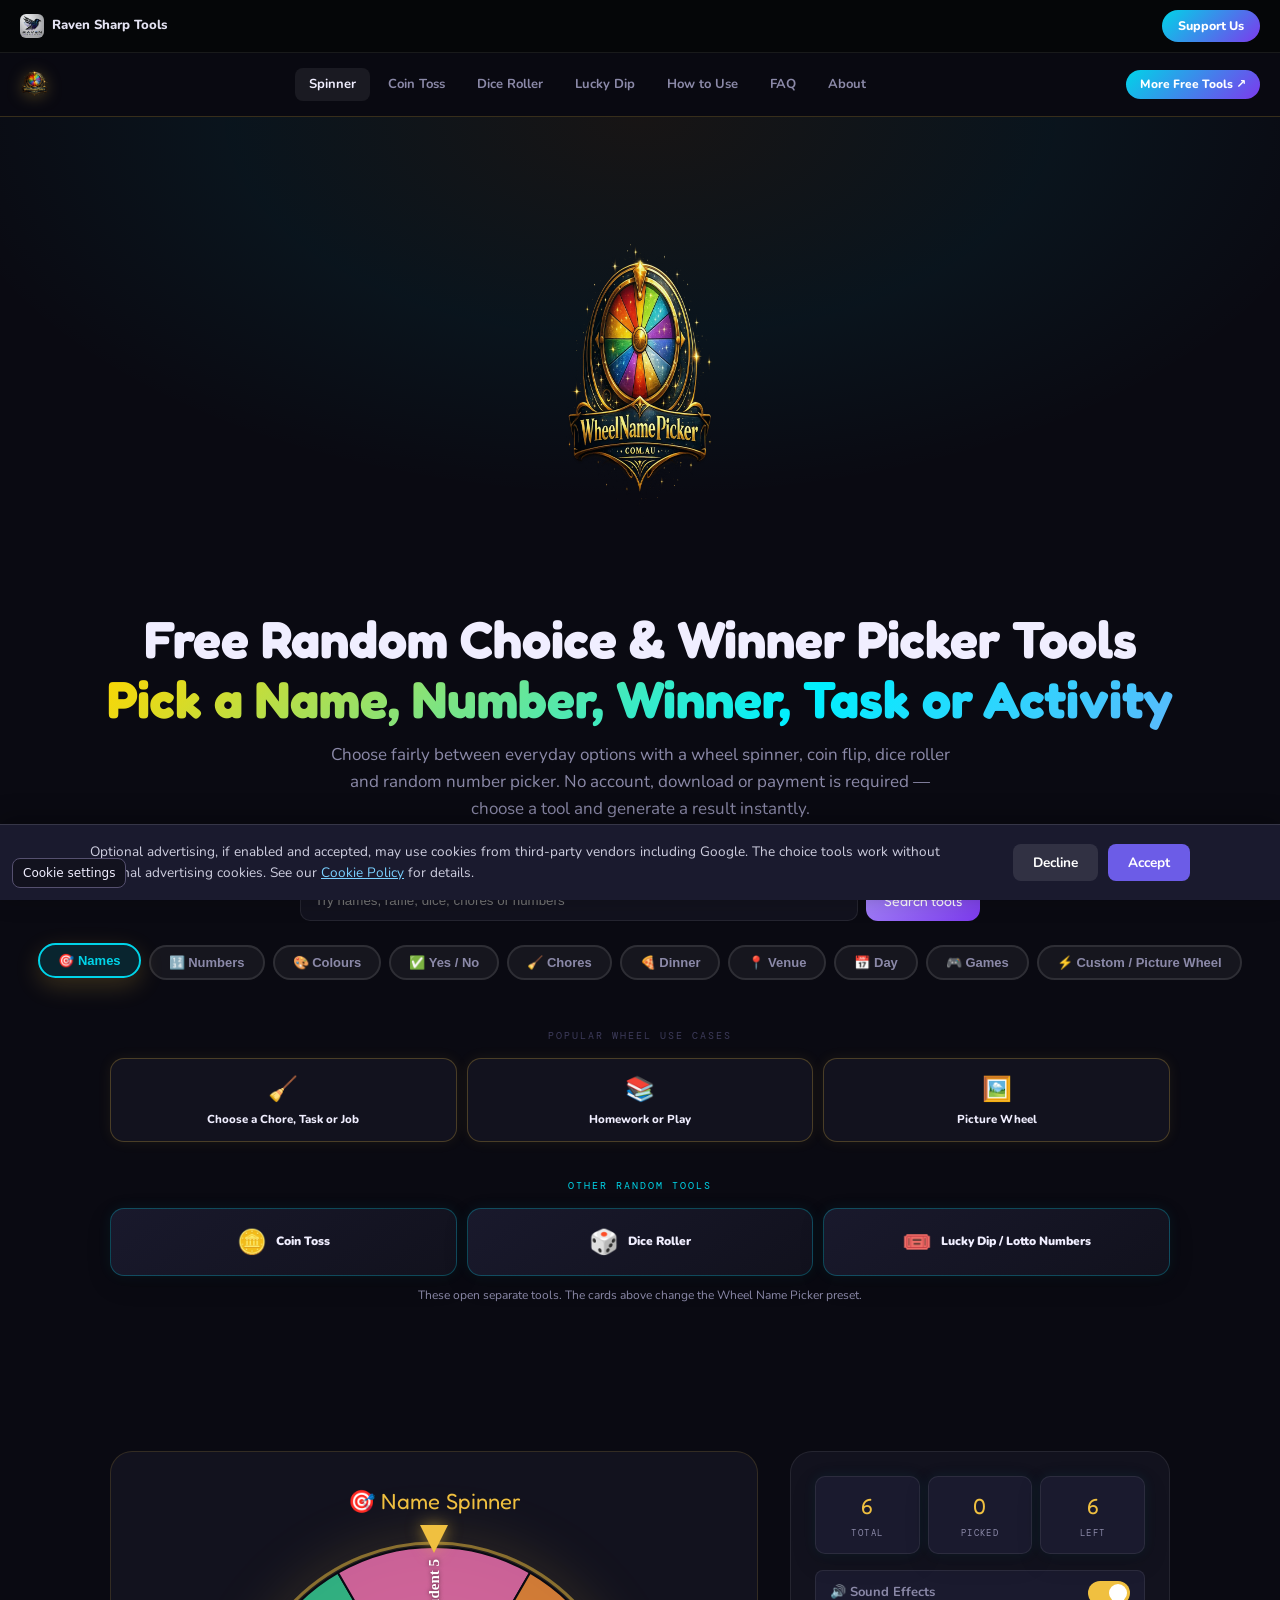
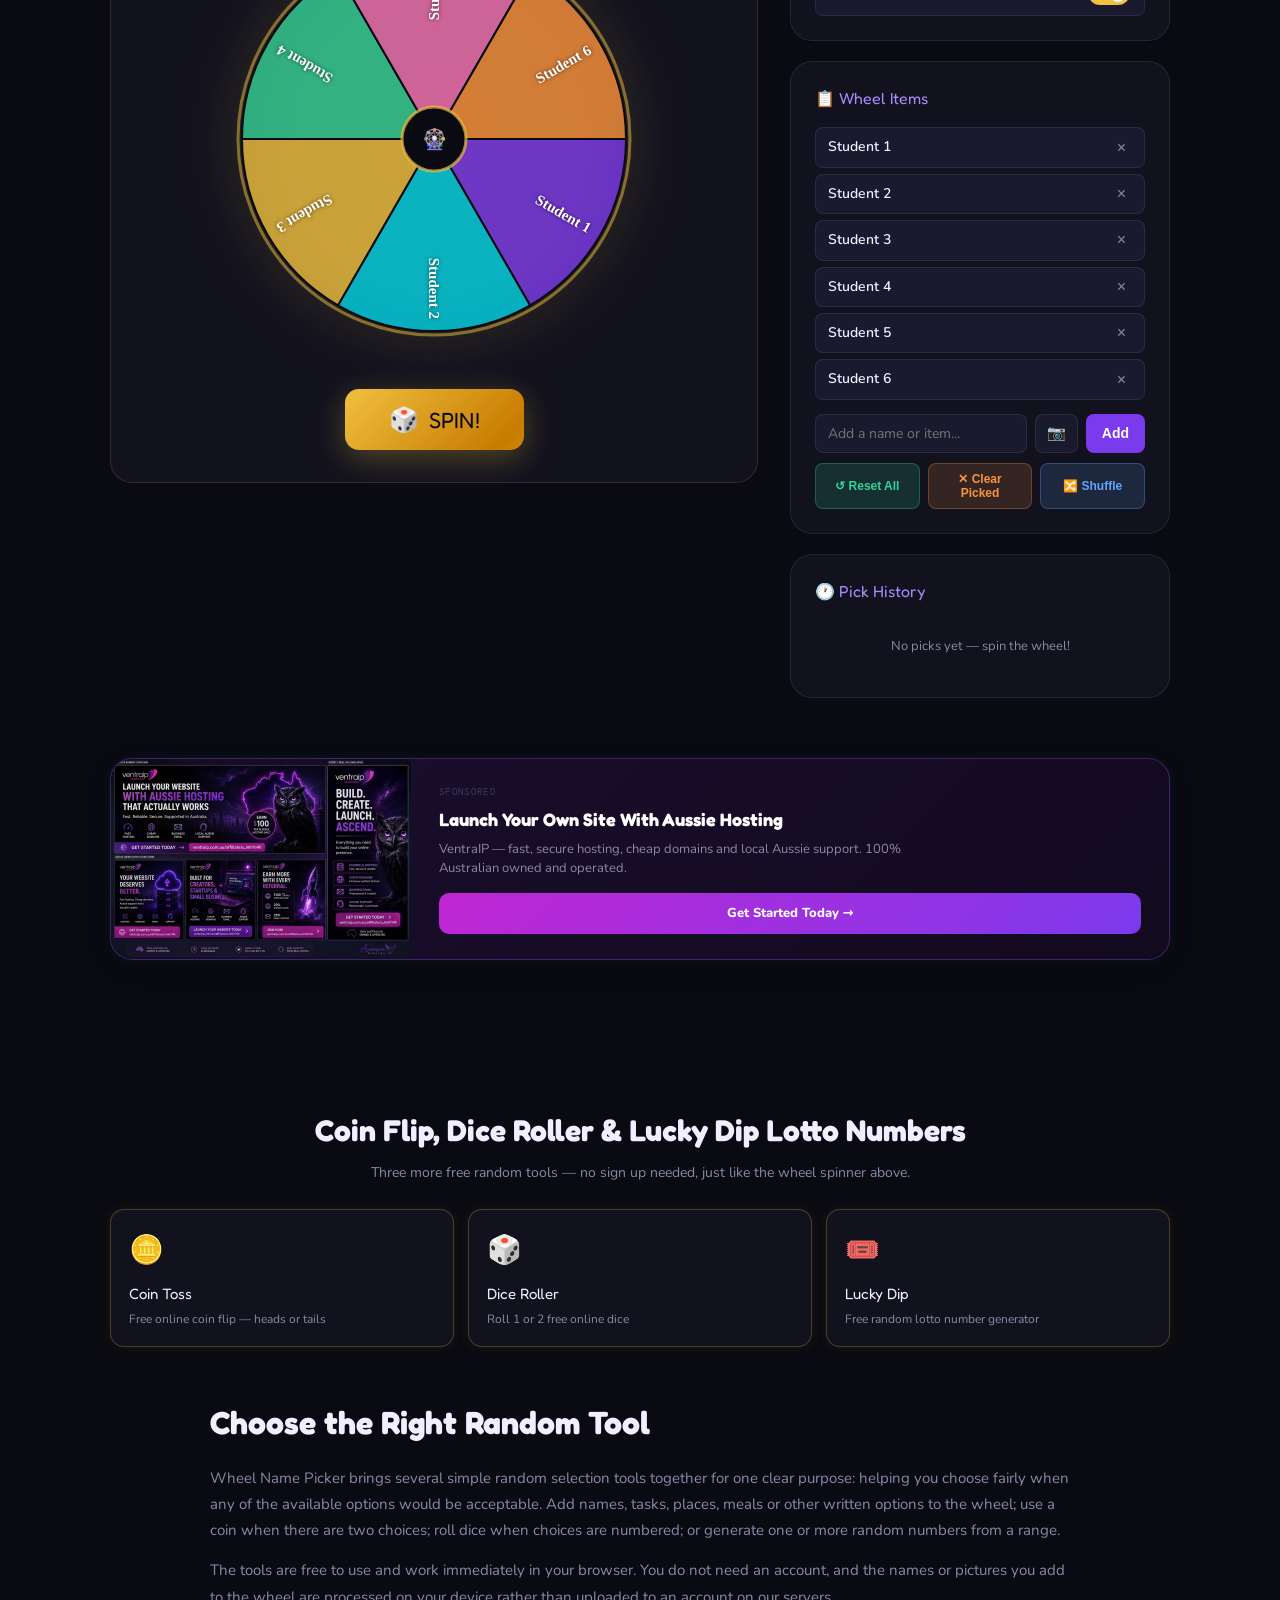
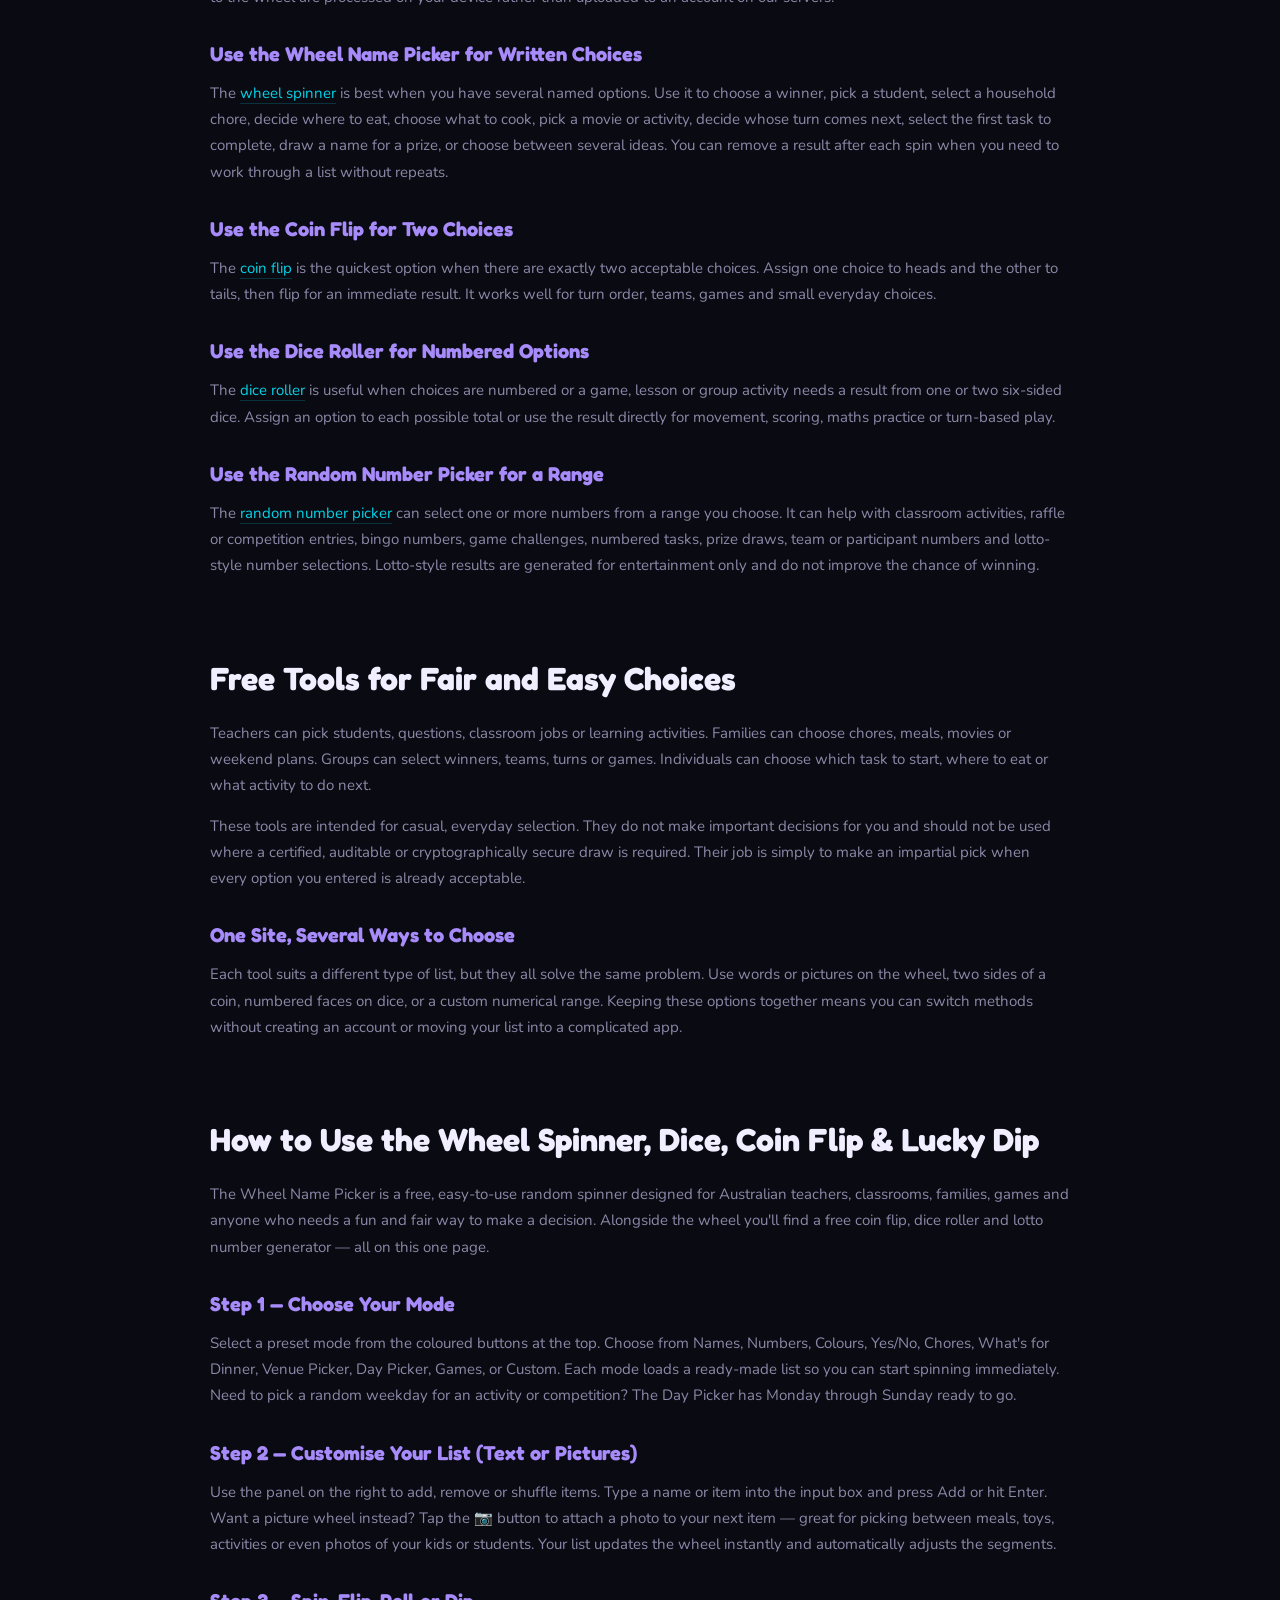
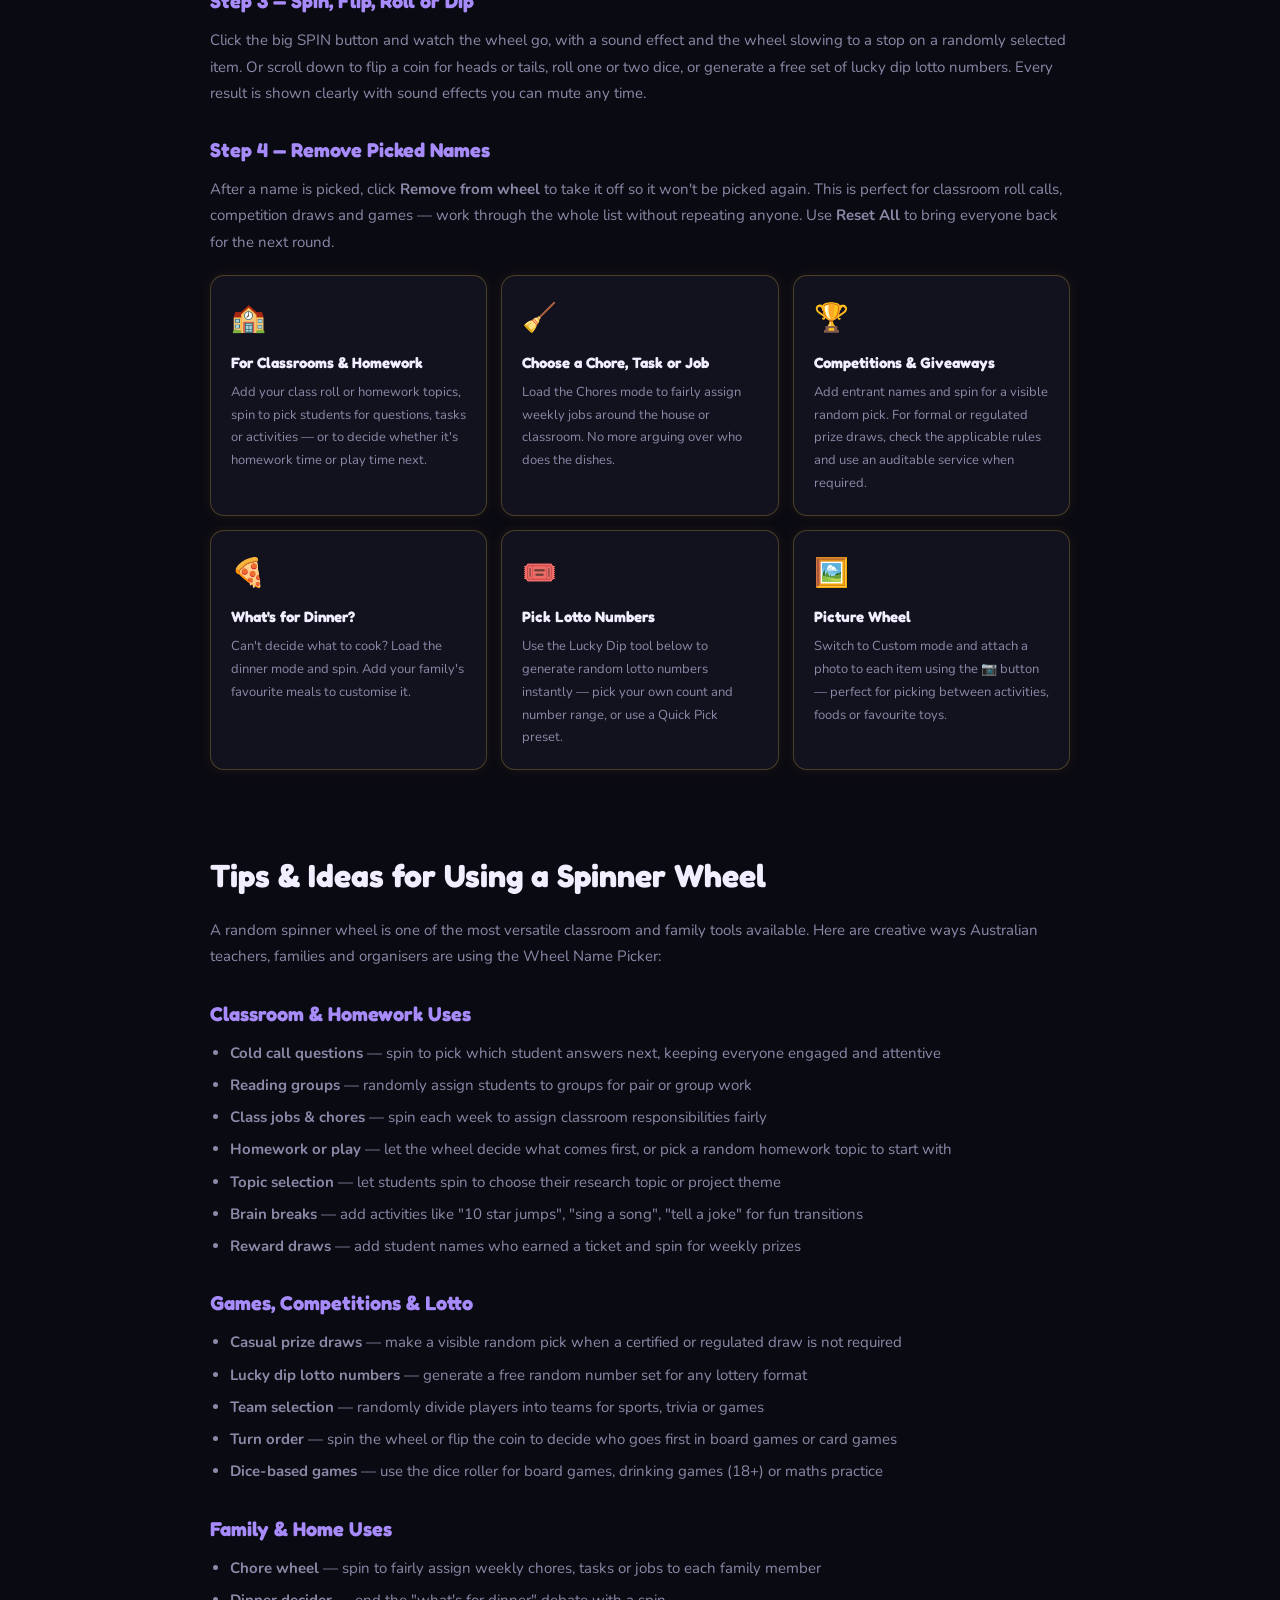
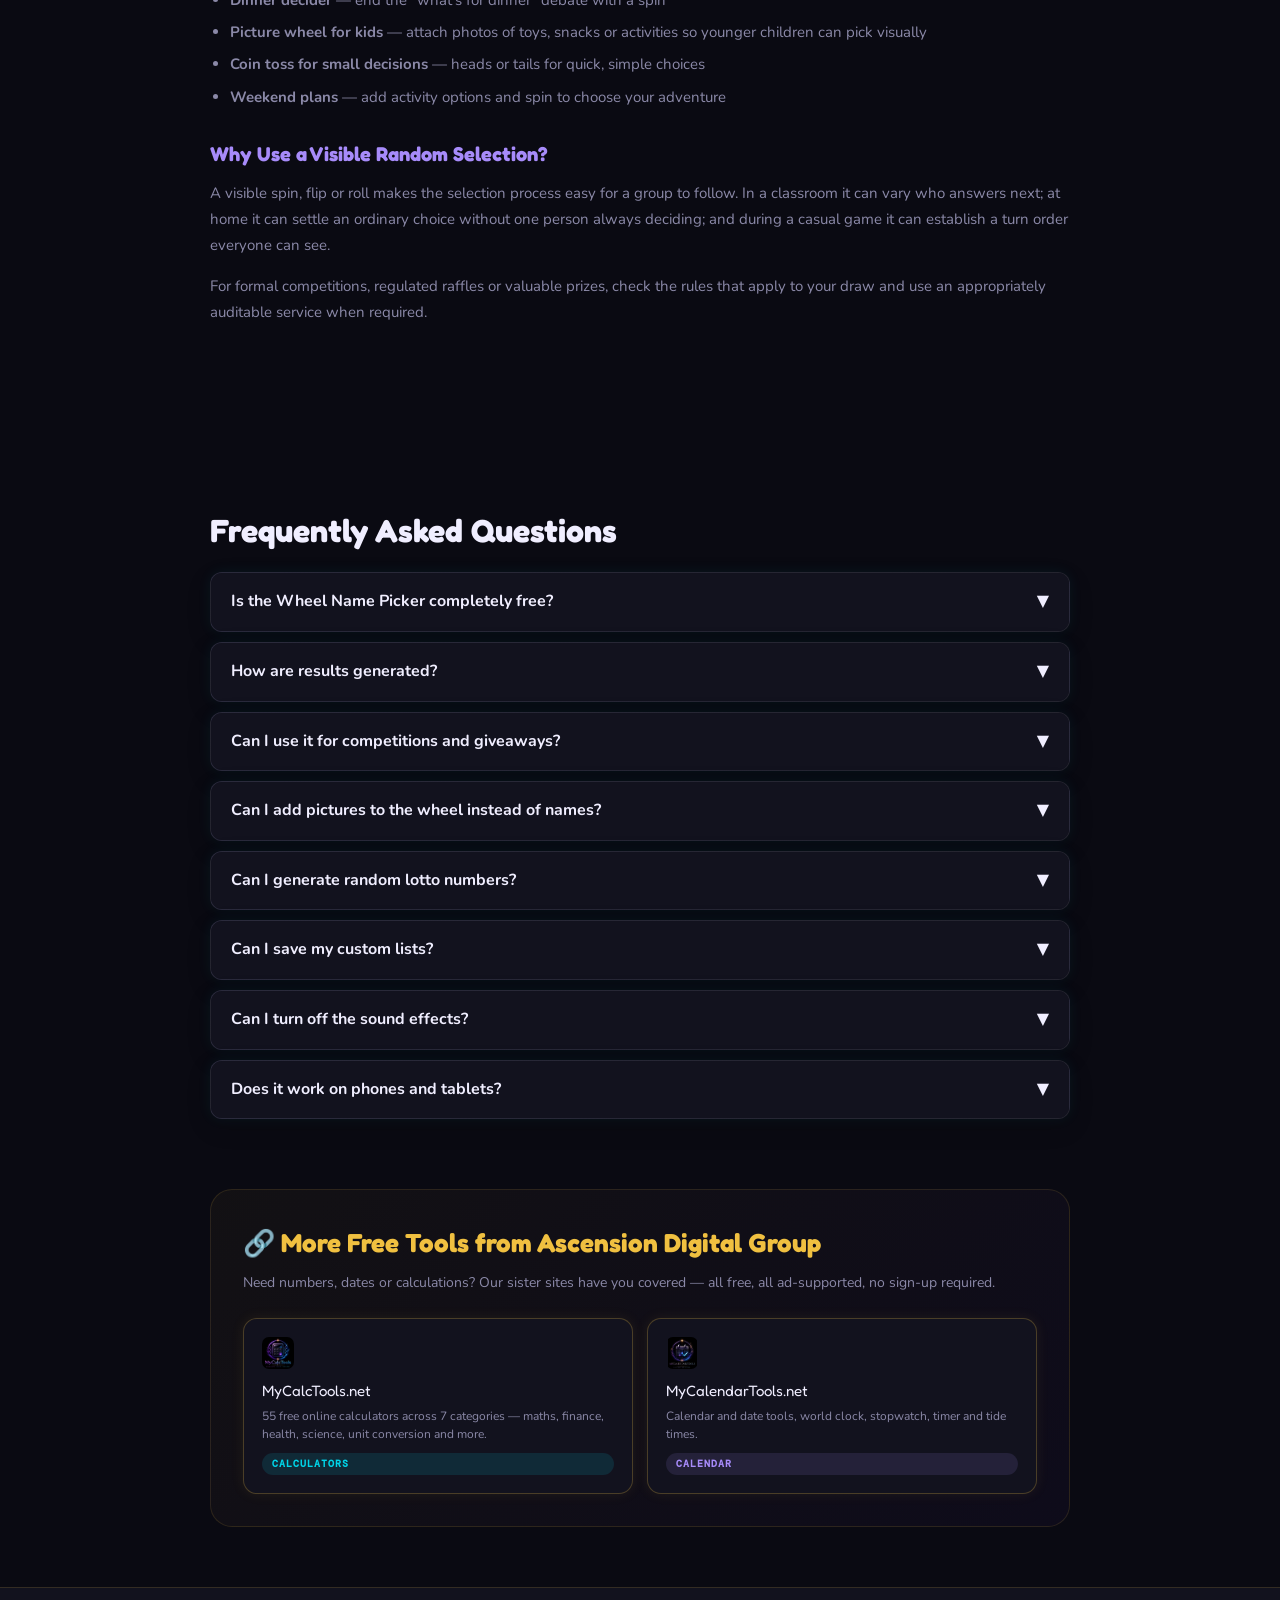
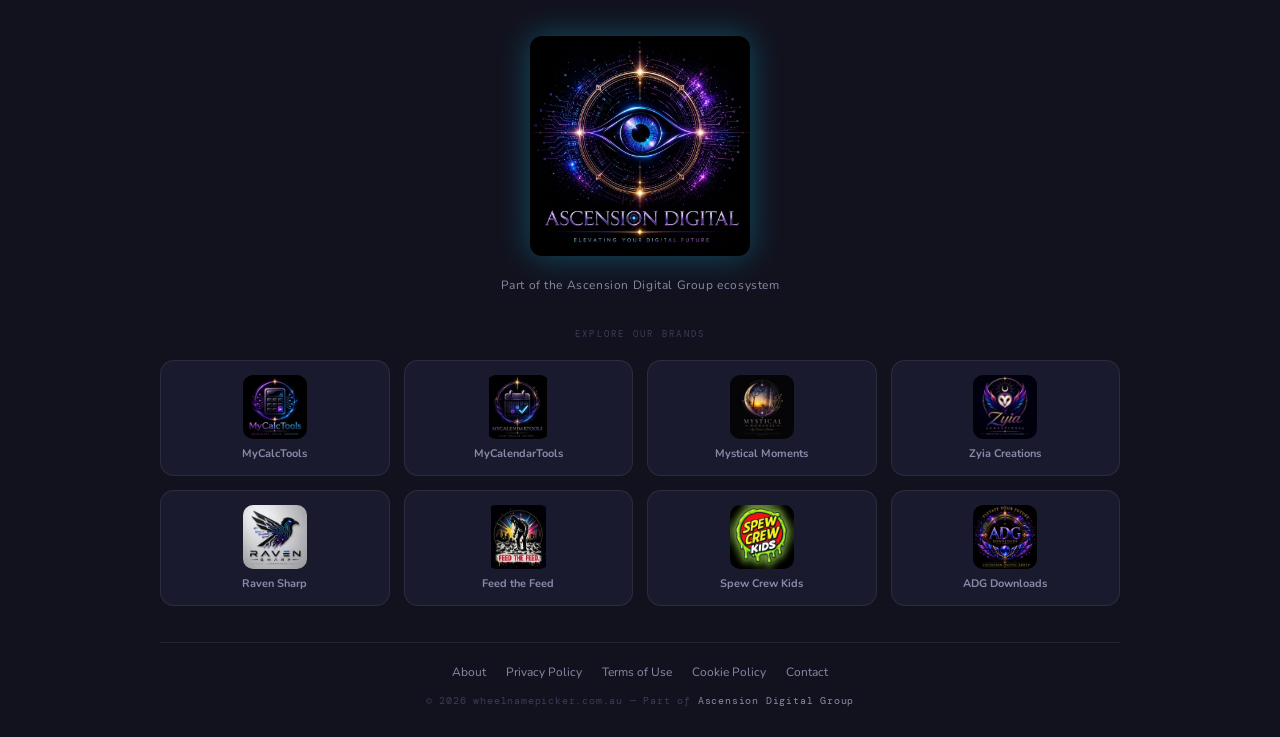
<file: index.html>
<!DOCTYPE html>
<html lang="en">
<head>
<meta charset="UTF-8"/>
<meta name="viewport" content="width=device-width,initial-scale=1.0"/>
<meta name="description" content="Free wheel spinner and random picker for names, numbers, chores, classrooms and games, plus coin flip, dice roller and lucky-dip tools. No sign-up.">
<meta name="keywords" content="wheel spinner, random name picker, classroom spinner, teacher tool, random picker australia, name wheel, spin the wheel, random game picker, competition wheel, prize draw, raffle wheel, weekday picker, random number generator, colour picker, classroom games, party games, teacher resources australia, decision maker, random selector, school activities, giveaway picker, team picker, group selector, random day picker, what to eat spinner, venue picker, activity wheel, brain break games, student picker, cold call tool, chore wheel, family games, random choice maker, fair picker, equal chance, classroom management, engagement tool, coin flip online, coin toss online free, online dice roller, roll a dice online, lotto number generator australia, lucky dip generator, random lotto numbers, pick lotto numbers online, quick pick lotto, chore picker for kids, homework picker, random picker for kids, picture wheel spinner, spin the wheel with photos"/>
<title>Free Wheel Spinner &amp; Random Name Picker</title>

<!-- Open Graph -->
<meta property="og:title" content="Wheel Name Picker — Free Random Spinner, Dice Roller, Coin Flip & Lotto Numbers"/>
<meta property="og:description" content="Free random spinner for teachers, classrooms, families and games. Spin to pick names, numbers, colours, weekdays, chores, venues and lotto numbers. Plus a free coin flip, dice roller and lucky dip generator. No sign up needed."/>
<meta property="og:type" content="website"/>
<meta property="og:url" content="https://wheelnamepicker.com.au/"/>
<meta property="og:image" content="https://wheelnamepicker.com.au/logo.png"/>
<meta name="twitter:card" content="summary_large_image"/>
<meta name="robots" content="index, follow"/>
<link rel="canonical" href="https://wheelnamepicker.com.au/">

<!-- Schema.org structured data -->
<script type="application/ld+json">
{
  "@context": "https://schema.org",
  "@graph": [
    {
      "@type": "WebApplication",
      "@id": "https://wheelnamepicker.com.au/#app",
      "name": "Wheel Name Picker",
      "url": "https://wheelnamepicker.com.au/",
      "description": "Free online random wheel spinner, coin flip, dice roller and lotto number generator for teachers, classrooms, families and anyone who needs a fair, fun way to make a decision. Pick random names, numbers, colours, weekdays, chores, dinner options, venues and lotto numbers.",
      "applicationCategory": "UtilitiesApplication",
      "operatingSystem": "All",
      "offers": { "@type": "Offer", "price": "0", "priceCurrency": "AUD" },
      "publisher": { "@type": "Organization", "@id": "https://ascensiondigitalgroup.com/#org" }
    },
    {
      "@type": "WebSite",
      "@id": "https://wheelnamepicker.com.au/#site",
      "url": "https://wheelnamepicker.com.au/",
      "name": "Wheel Name Picker",
      "description": "Free random spinner wheel, dice roller, coin flip and lotto number generator for Australian teachers, classrooms, families and games.",
      "publisher": { "@type": "Organization", "@id": "https://ascensiondigitalgroup.com/#org" },
      "potentialAction": {
        "@type": "SearchAction",
        "target": "https://wheelnamepicker.com.au/?q={search_term_string}",
        "query-input": "required name=search_term_string"
      }
    },
    {
      "@type": "Organization",
      "@id": "https://ascensiondigitalgroup.com/#org",
      "name": "Ascension Digital Group",
      "url": "https://ascensiondigitalgroup.com",
      "sameAs": ["https://mycalctools.net","https://mycalendartools.net","https://wheelnamepicker.com.au"]
    },
    {
      "@type": "BreadcrumbList",
      "itemListElement": [{ "@type": "ListItem", "position": 1, "name": "Home", "item": "https://wheelnamepicker.com.au/" }]
    },
    {
      "@type": "FAQPage",
      "mainEntity": [
        { "@type": "Question", "name": "Is the Wheel Name Picker completely free?", "acceptedAnswer": { "@type": "Answer", "text": "Yes. No sign up, account or download is required." } },
        { "@type": "Question", "name": "How are results generated?", "acceptedAnswer": { "@type": "Answer", "text": "The tools use the browser's standard pseudorandom number generator. They are suitable for casual choices, classroom activities and games, but not certified or cryptographically secure draws." } },
        { "@type": "Question", "name": "Can I use this for competitions and prize draws?", "acceptedAnswer": { "@type": "Answer", "text": "Absolutely. Add all participant names, spin to pick a winner. Each entry has an equal and fair chance of being selected, making it ideal for giveaways, raffles and competitions." } },
        { "@type": "Question", "name": "Does it work on phones and tablets?", "acceptedAnswer": { "@type": "Answer", "text": "Yes — fully responsive and works on all devices including iPhones, Android phones, iPads and tablets." } },
        { "@type": "Question", "name": "Can I generate random lotto numbers?", "acceptedAnswer": { "@type": "Answer", "text": "Yes. The Lucky Dip tool generates random lotto-style number sets — choose how many numbers and the maximum number, or use the Quick Pick presets for standard Australian lotto formats." } },
        { "@type": "Question", "name": "Can I add pictures to the wheel instead of just names?", "acceptedAnswer": { "@type": "Answer", "text": "Yes. Use the image upload option next to the add-item box to attach a photo to any wheel segment — great for picking between foods, toys, activities or photos of your kids." } }
      ]
    }
  ]
}
</script>

<link rel="preconnect" href="https://fonts.googleapis.com"/>
<link href="https://fonts.googleapis.com/css2?family=Nunito:wght@400;600;700;800;900&family=Fredoka+One&family=DM+Mono:wght@400;500&display=swap" rel="stylesheet"/>



<style>
*,*::before,*::after{box-sizing:border-box;margin:0;padding:0}
html{scroll-behavior:smooth}
:root{
  --bg:#0a0a12;--surf:#12121e;--surf2:#1a1a2e;--bdr:rgba(255,255,255,.08);
  --text:#f0eeff;--muted:#8b89a8;--subtle:#3d3b5a;
  --cyan:#00d4e8;--cyan2:#00f0ff;--violet:#7c3aed;--violet2:#a78bfa;
  --gold:#f0c040;--gold2:#ffd700;--green:#34d399;--pink:#f472b6;--orange:#fb923c;
  --red:#f87171;--blue:#60a5fa;
  --ff:'Nunito',system-ui,sans-serif;--ffd:'Fredoka One',cursive;--ffm:'DM Mono',monospace;
  --r:14px;--r2:22px;
}
body{font-family:var(--ff);background:var(--bg);color:var(--text);line-height:1.6;-webkit-font-smoothing:antialiased;overflow-x:hidden}
a{color:inherit;text-decoration:none}
img{display:block;max-width:100%}
::selection{background:rgba(0,212,232,.2)}
::-webkit-scrollbar{width:4px}::-webkit-scrollbar-thumb{background:var(--violet);border-radius:99px}

@keyframes spin-anim{from{transform:rotate(0deg)}to{transform:rotate(var(--spin-deg,1800deg))}}
@keyframes float{0%,100%{transform:translateY(0)}50%{transform:translateY(-8px)}}
@keyframes pulse{0%,100%{opacity:.6;transform:scale(1)}50%{opacity:1;transform:scale(1.08)}}
@keyframes confetti-fall{0%{transform:translateY(-20px) rotate(0deg);opacity:1}100%{transform:translateY(100vh) rotate(720deg);opacity:0}}
@keyframes pop-in{0%{transform:scale(.5);opacity:0}60%{transform:scale(1.15)}100%{transform:scale(1);opacity:1}}
@keyframes shimmer{0%,100%{background-position:0% 50%}50%{background-position:100% 50%}}
@keyframes fade-up{from{opacity:0;transform:translateY(20px)}to{opacity:1;transform:translateY(0)}}
@keyframes gold-glow{0%,100%{filter:drop-shadow(0 0 8px rgba(240,192,64,.4))}50%{filter:drop-shadow(0 0 18px rgba(240,192,64,.8))}}
@keyframes coin-flip{0%{transform:rotateY(0)}100%{transform:rotateY(var(--coin-deg,1800deg))}}
@keyframes dice-roll{0%{transform:rotate(0) scale(1)}50%{transform:rotate(180deg) scale(1.15)}100%{transform:rotate(360deg) scale(1)}}

/* NAV */
.rs-raven-strip{background:#050608;border-bottom:1px solid rgba(255,255,255,.08);padding:10px 20px;display:flex;align-items:center;justify-content:space-between;gap:12px}
.rs-raven-strip-link{display:flex;align-items:center;gap:8px;text-decoration:none;opacity:.95;transition:opacity .2s}
.rs-raven-strip-link:hover{opacity:1}
.rs-raven-strip-link img{width:24px;height:24px;border-radius:6px;object-fit:cover}
.rs-raven-strip-link span{font-family:'Nunito',sans-serif;font-size:.82rem;font-weight:800;color:#f0eeff;white-space:nowrap}
.rs-support-btn{background:linear-gradient(135deg,var(--cyan),var(--violet));color:#fff;font-family:'Nunito',sans-serif;font-size:.78rem;font-weight:800;padding:6px 16px;border-radius:20px;text-decoration:none;white-space:nowrap;transition:opacity .2s}
.rs-support-btn:hover{opacity:.88}
/* AD SLOT WRAPPER — fixed reservation, no more collapsing gaps */
.ad-slot-wrap{max-width:970px;margin:0 auto;padding:0 20px 16px;min-height:100px;display:flex;align-items:center;justify-content:center;overflow:hidden}
.ad-slot-wrap .adsbygoogle{width:100%;max-height:280px}
nav{position:sticky;top:0;z-index:100;background:rgba(10,10,18,.95);backdrop-filter:blur(16px);border-bottom:1px solid rgba(240,192,64,.2);padding:0 20px;height:64px;display:flex;align-items:center;justify-content:space-between}
.nav-logo{display:flex;align-items:center;gap:10px}
.nav-logo img{height:44px;width:auto;filter:drop-shadow(0 2px 8px rgba(240,192,64,.3))}
.nav-logo-text{font-family:var(--ffd);font-size:18px;color:var(--gold);display:none}
.nav-links{display:flex;gap:4px}
.nav-links a{padding:6px 14px;font-size:13px;font-weight:700;color:var(--muted);border-radius:8px;transition:all .2s}
.nav-links a:hover,.nav-links a.active{color:var(--text);background:rgba(255,255,255,.07)}
.nav-right{display:flex;align-items:center;gap:8px}
.nav-badge{background:linear-gradient(135deg,var(--cyan),var(--violet));padding:5px 14px;border-radius:20px;font-size:12px;font-weight:800;color:#fff;transition:opacity .2s}
.nav-badge:hover{opacity:.85}

/* HERO */
.hero{text-align:center;padding:52px 20px 36px;position:relative;overflow:hidden}
.hero::before{content:'';position:absolute;inset:0;background:radial-gradient(ellipse 80% 60% at 50% 0%,rgba(240,192,64,.06) 0%,rgba(0,212,232,.05) 40%,transparent 70%)}
.hero-logo{margin:0 auto 20px;width:160px;animation:gold-glow 3s ease-in-out infinite}
.hero h1{font-family:var(--ffd);font-size:clamp(28px,5vw,52px);line-height:1.15;margin-bottom:12px}
.hero h1 span{background:linear-gradient(135deg,var(--gold2),var(--cyan2),var(--violet2),var(--gold2));background-size:200%;-webkit-background-clip:text;-webkit-text-fill-color:transparent;background-clip:text;animation:shimmer 4s ease infinite}
.hero p{font-size:17px;color:var(--muted);max-width:620px;margin:0 auto 24px}
.mode-pills{display:flex;flex-wrap:wrap;gap:8px;justify-content:center;margin-bottom:12px}
.mode-pill{padding:8px 18px;border-radius:30px;font-size:13px;font-weight:800;cursor:pointer;border:2px solid transparent;transition:all .25s;display:flex;align-items:center;gap:6px}
.mode-pill:hover{transform:translateY(-2px)}
.mode-pill.active{transform:translateY(-2px);box-shadow:0 8px 24px rgba(240,192,64,.2)}

/* USE CASES STRIP */
.usecase-strip{max-width:1100px;margin:0 auto;padding:0 20px 36px}
.usecase-strip-label{font-family:var(--ffm);font-size:10px;letter-spacing:.2em;text-transform:uppercase;color:var(--subtle);text-align:center;margin-bottom:14px}
.usecase-grid{display:grid;grid-template-columns:repeat(auto-fit,minmax(150px,1fr));gap:10px}
.usecase-card{background:var(--surf);border:1px solid rgba(240,192,64,.25);border-radius:14px;padding:14px 10px;text-align:center;cursor:pointer;transition:all .2s;box-shadow:0 0 14px rgba(240,192,64,.08)}
.usecase-card:hover{border-color:rgba(240,192,64,.4);transform:translateY(-2px);background:var(--surf2)}
.usecase-card .uc-icon{font-size:24px;margin-bottom:6px}
.usecase-card .uc-label{font-size:11.5px;font-weight:800;color:var(--text)}
.usecase-card{font-family:var(--ff);color:inherit;width:100%}
.tool-shortcuts{max-width:1100px;margin:0 auto;padding:0 20px 40px}
.tool-shortcuts-label{font-family:var(--ffm);font-size:10px;letter-spacing:.2em;text-transform:uppercase;color:var(--cyan);text-align:center;margin-bottom:14px}
.tool-shortcuts-grid{display:grid;grid-template-columns:repeat(3,minmax(0,1fr));gap:10px}
.tool-shortcut-card{display:flex;align-items:center;justify-content:center;gap:9px;background:linear-gradient(145deg,rgba(26,26,46,.96),rgba(18,18,30,.96));border:1px solid rgba(0,212,232,.28);border-radius:14px;padding:14px 12px;text-align:center;transition:all .2s;box-shadow:0 8px 24px rgba(0,0,0,.16),0 0 14px rgba(0,212,232,.07)}
.tool-shortcut-card:hover{border-color:rgba(0,212,232,.55);transform:translateY(-2px);box-shadow:0 10px 28px rgba(0,0,0,.2),0 0 20px rgba(0,212,232,.12)}
.tip-card,.stat-box,.faq-item,.affiliate-panel{background:linear-gradient(145deg,rgba(26,26,46,.96),rgba(18,18,30,.96));border:1px solid rgba(124,58,237,.34);box-shadow:0 8px 24px rgba(0,0,0,.16),0 0 14px rgba(0,212,232,.07)}
.tip-card:hover,.faq-item:hover{border-color:rgba(0,212,232,.5);box-shadow:0 10px 28px rgba(0,0,0,.2),0 0 20px rgba(0,212,232,.12)}
.tool-shortcut-card .tool-icon{font-size:24px}
.tool-shortcut-card .tool-label{font-size:12px;font-weight:900;color:var(--text)}
.tool-shortcuts-note{font-size:12px;color:var(--muted);text-align:center;margin-top:10px}
@media(max-width:620px){.tool-shortcuts-grid{grid-template-columns:1fr}.tool-shortcut-card{justify-content:flex-start;padding-left:20px}}

/* MAIN LAYOUT */
.main-wrap{max-width:1100px;margin:0 auto;padding:0 20px 60px;display:grid;grid-template-columns:1fr 380px;gap:32px;align-items:start}
@media(max-width:860px){.main-wrap{grid-template-columns:1fr}}

/* WHEEL CONTAINER */
.wheel-wrap{background:var(--surf);border:1px solid rgba(240,192,64,.15);border-radius:var(--r2);padding:32px;text-align:center;position:relative}
.wheel-title{font-family:var(--ffd);font-size:22px;margin-bottom:20px;color:var(--gold)}
.canvas-wrap{position:relative;display:block;width:100%;max-width:400px;margin:0 auto 24px}
#wheelCanvas{border-radius:50%;display:block;filter:drop-shadow(0 0 30px rgba(240,192,64,.2));transition:filter .3s;max-width:100%;height:auto}
#wheelCanvas.spinning{filter:drop-shadow(0 0 50px rgba(240,192,64,.45))}
.wheel-pointer{position:absolute;top:-14px;left:50%;transform:translateX(-50%);width:0;height:0;border-left:14px solid transparent;border-right:14px solid transparent;border-top:28px solid var(--gold);filter:drop-shadow(0 0 8px rgba(240,192,64,.6));z-index:10}
.spin-btn{display:inline-flex;align-items:center;gap:10px;padding:16px 44px;border-radius:14px;font-family:var(--ffd);font-size:22px;background:linear-gradient(135deg,var(--gold),#c87c00,var(--gold));background-size:200%;color:#0a0a12;border:none;cursor:pointer;transition:all .3s;box-shadow:0 8px 32px rgba(240,192,64,.3);animation:shimmer 3s ease infinite}
.spin-btn:hover:not(:disabled){transform:translateY(-3px);box-shadow:0 12px 40px rgba(240,192,64,.5)}
.spin-btn:disabled{opacity:.5;cursor:not-allowed;transform:none}
.spin-btn .icon{font-size:24px;animation:float 2s ease-in-out infinite}
.result-banner{margin-top:24px;padding:20px 28px;border-radius:16px;background:linear-gradient(135deg,rgba(240,192,64,.1),rgba(0,212,232,.08));border:2px solid rgba(240,192,64,.35);display:none;animation:pop-in .4s ease}
.result-banner.show{display:block}
.result-label{font-family:var(--ffm);font-size:11px;letter-spacing:.2em;text-transform:uppercase;color:var(--muted);margin-bottom:6px}
.result-value{font-family:var(--ffd);font-size:32px;color:var(--gold2)}
.result-img{width:64px;height:64px;border-radius:12px;object-fit:cover;margin:0 auto 8px;border:2px solid var(--gold)}
.result-actions{display:flex;gap:8px;justify-content:center;margin-top:14px;flex-wrap:wrap}
.btn-sm{padding:7px 16px;border-radius:8px;font-size:13px;font-weight:700;border:none;cursor:pointer;transition:all .2s}
.btn-remove{background:rgba(248,113,113,.15);color:var(--red);border:1px solid rgba(248,113,113,.3)}
.btn-remove:hover{background:rgba(248,113,113,.25)}
.btn-again{background:rgba(240,192,64,.15);color:var(--gold);border:1px solid rgba(240,192,64,.3)}
.btn-again:hover{background:rgba(240,192,64,.25)}

/* SIDEBAR */
.sidebar{display:flex;flex-direction:column;gap:20px}
.panel{background:var(--surf);border:1px solid var(--bdr);border-radius:var(--r2);padding:24px}
.panel-title{font-family:var(--ffd);font-size:16px;color:var(--violet2);margin-bottom:16px;display:flex;align-items:center;gap:8px}
.items-list{display:flex;flex-direction:column;gap:6px;max-height:280px;overflow-y:auto;margin-bottom:14px}
.item-row{display:flex;align-items:center;justify-content:space-between;padding:8px 12px;border-radius:8px;background:var(--surf2);border:1px solid var(--bdr);font-size:14px;font-weight:600;gap:8px}
.item-row .item-left{display:flex;align-items:center;gap:8px;overflow:hidden}
.item-row img.item-thumb{width:24px;height:24px;border-radius:6px;object-fit:cover;flex-shrink:0}
.item-row .del{background:none;border:none;color:var(--muted);cursor:pointer;font-size:16px;padding:2px 6px;border-radius:4px;transition:color .2s}
.item-row .del:hover{color:var(--red)}
.item-row.picked{opacity:.4;text-decoration:line-through}
.add-wrap{display:flex;gap:8px}
.add-input{flex:1;background:var(--surf2);border:1px solid var(--bdr);border-radius:8px;padding:9px 12px;color:var(--text);font-family:var(--ff);font-size:14px;outline:none;transition:border-color .2s;min-width:0}
.add-input:focus{border-color:var(--gold)}
.add-btn{padding:9px 16px;border-radius:8px;background:var(--violet);color:#fff;border:none;cursor:pointer;font-weight:700;font-size:14px;transition:all .2s}
.add-btn:hover{background:var(--violet2)}
.img-btn{padding:9px 11px;border-radius:8px;background:var(--surf2);border:1px solid var(--bdr);color:var(--muted);cursor:pointer;font-size:15px;transition:all .2s}
.img-btn:hover{border-color:var(--gold);color:var(--gold)}
.img-preview-row{display:none;align-items:center;gap:8px;margin-top:8px;padding:6px 10px;background:var(--surf2);border-radius:8px;font-size:12px;color:var(--muted)}
.img-preview-row.show{display:flex}
.img-preview-row img{width:28px;height:28px;border-radius:6px;object-fit:cover}
.img-preview-row .clear-img{margin-left:auto;background:none;border:none;color:var(--red);cursor:pointer;font-size:13px}
.action-row{display:flex;gap:8px;flex-wrap:wrap;margin-top:10px}
.action-btn{flex:1;min-width:80px;padding:8px 12px;border-radius:8px;font-size:12px;font-weight:700;border:none;cursor:pointer;transition:all .2s}
.btn-reset{background:rgba(52,211,153,.15);color:var(--green);border:1px solid rgba(52,211,153,.3)}
.btn-reset:hover{background:rgba(52,211,153,.25)}
.btn-clear-picked{background:rgba(251,146,60,.15);color:var(--orange);border:1px solid rgba(251,146,60,.3)}
.btn-clear-picked:hover{background:rgba(251,146,60,.25)}
.btn-shuffle{background:rgba(96,165,250,.15);color:var(--blue);border:1px solid rgba(96,165,250,.3)}
.btn-shuffle:hover{background:rgba(96,165,250,.25)}

/* SOUND TOGGLE */
.sound-row{display:flex;align-items:center;justify-content:space-between;padding:10px 14px;background:var(--surf2);border-radius:8px;border:1px solid var(--bdr)}
.sound-row span{font-size:13px;font-weight:700;color:var(--muted)}
.toggle{position:relative;width:42px;height:24px;cursor:pointer}
.toggle input{opacity:0;width:0;height:0}
.toggle-slider{position:absolute;inset:0;background:var(--subtle);border-radius:12px;transition:.3s}
.toggle-slider::before{content:'';position:absolute;width:18px;height:18px;left:3px;bottom:3px;background:#fff;border-radius:50%;transition:.3s}
.toggle input:checked+.toggle-slider{background:var(--gold)}
.toggle input:checked+.toggle-slider::before{transform:translateX(18px)}

/* STATS */
.stats-row{display:grid;grid-template-columns:1fr 1fr 1fr;gap:8px;margin-bottom:16px}
.stat-box{text-align:center;padding:12px 8px;background:var(--surf2);border-radius:10px;border:1px solid var(--bdr)}
.stat-n{font-family:var(--ffd);font-size:22px;color:var(--gold)}
.stat-l{font-family:var(--ffm);font-size:9px;letter-spacing:.15em;text-transform:uppercase;color:var(--muted);margin-top:2px}

/* HISTORY */
.history-list{display:flex;flex-direction:column;gap:6px;max-height:180px;overflow-y:auto}
.history-item{display:flex;align-items:center;justify-content:space-between;padding:7px 12px;border-radius:8px;background:var(--surf2);font-size:13px}
.history-item .hi-name{font-weight:700}
.history-item .hi-time{font-family:var(--ffm);font-size:10px;color:var(--muted)}
.history-empty{font-size:13px;color:var(--muted);text-align:center;padding:16px}

/* MINI TOOLS: COIN / DICE / LUCKY DIP */
.mini-tools{max-width:1100px;margin:0 auto;padding:0 20px 50px}
.mini-tools-head{text-align:center;margin-bottom:24px}
.mini-tools-head h2{font-family:var(--ffd);font-size:30px;color:var(--text);margin-bottom:8px}
.mini-tools-head p{font-size:14px;color:var(--muted)}
.mini-grid{display:grid;grid-template-columns:repeat(3,1fr);gap:20px}
@media(max-width:860px){.mini-grid{grid-template-columns:1fr}}
.mini-card{background:var(--surf);border:1px solid rgba(240,192,64,.25);border-radius:var(--r2);padding:28px 24px;text-align:center;box-shadow:0 0 14px rgba(240,192,64,.08)}
.mini-card h3{font-family:var(--ffd);font-size:19px;margin-bottom:6px;color:var(--gold)}
.mini-card .mini-sub{font-size:12.5px;color:var(--muted);margin-bottom:20px}

/* COIN */
.coin-stage{display:flex;justify-content:center;margin-bottom:18px;perspective:600px}
.coin{width:110px;height:110px;border-radius:50%;display:flex;align-items:center;justify-content:center;font-family:var(--ffd);font-size:15px;color:#0a0a12;background:linear-gradient(135deg,var(--gold2),var(--gold),#c87c00);box-shadow:0 8px 28px rgba(240,192,64,.35);border:3px solid #ffe9a8;transform-style:preserve-3d}
.coin.flipping{animation:coin-flip 1.1s cubic-bezier(.25,.8,.4,1)}
.coin-result{font-family:var(--ffd);font-size:24px;color:var(--gold2);min-height:32px;margin-bottom:14px}

/* DICE */
.dice-stage{display:flex;justify-content:center;gap:16px;margin-bottom:18px;flex-wrap:wrap}
.die{width:78px;height:78px;border-radius:16px;background:linear-gradient(145deg,#fff,#e6e6f0);display:grid;grid-template-columns:1fr 1fr 1fr;grid-template-rows:1fr 1fr 1fr;padding:12px;box-shadow:0 8px 24px rgba(0,0,0,.35);border:2px solid #d8d8e8}
.die.rolling{animation:dice-roll .5s ease-in-out 3}
.die .pip{width:13px;height:13px;border-radius:50%;background:#1a1a2e;align-self:center;justify-self:center;opacity:0}
.dice-result{font-family:var(--ffd);font-size:20px;color:var(--gold2);min-height:28px;margin-bottom:14px}
.dice-count-row{display:flex;gap:6px;justify-content:center;margin-bottom:16px}
.dice-count-btn{padding:6px 14px;border-radius:8px;font-size:12px;font-weight:800;border:1px solid var(--bdr);background:var(--surf2);color:var(--muted);cursor:pointer;transition:all .2s}
.dice-count-btn.active{border-color:var(--gold);color:var(--gold);background:rgba(240,192,64,.1)}

/* LUCKY DIP */
.lotto-balls{display:flex;flex-wrap:wrap;gap:8px;justify-content:center;margin-bottom:16px;min-height:48px;align-items:center}
.lotto-ball{width:42px;height:42px;border-radius:50%;background:linear-gradient(135deg,var(--violet2),var(--violet));display:flex;align-items:center;justify-content:center;font-family:var(--ffd);font-size:15px;color:#fff;box-shadow:0 4px 14px rgba(124,58,237,.4);animation:pop-in .35s ease}
.lotto-presets{display:flex;flex-wrap:wrap;gap:6px;justify-content:center;margin-bottom:14px}
.lotto-preset-btn{padding:6px 12px;border-radius:20px;font-size:11px;font-weight:800;border:1px solid var(--bdr);background:var(--surf2);color:var(--muted);cursor:pointer;transition:all .2s}
.lotto-preset-btn.active{border-color:var(--violet2);color:var(--violet2);background:rgba(124,58,237,.1)}
.lotto-custom-row{display:flex;gap:8px;margin-bottom:14px;justify-content:center;flex-wrap:wrap}
.lotto-custom-row label{font-size:11px;color:var(--muted);display:flex;flex-direction:column;gap:4px;text-align:left}
.lotto-custom-row input{width:70px;background:var(--surf2);border:1px solid var(--bdr);border-radius:8px;padding:7px 10px;color:var(--text);font-family:var(--ff);font-size:13px;outline:none}

.mini-btn{display:inline-flex;align-items:center;gap:8px;padding:13px 30px;border-radius:12px;font-family:var(--ffd);font-size:17px;border:none;cursor:pointer;transition:all .25s;color:#fff}
.mini-btn:hover{transform:translateY(-2px)}
.mini-btn.coin-btn{background:linear-gradient(135deg,var(--gold),#c87c00);color:#0a0a12}
.mini-btn.dice-btn{background:linear-gradient(135deg,var(--blue),#3b6fd4)}
.mini-btn.lotto-btn{background:linear-gradient(135deg,var(--violet2),var(--violet))}

/* CONTENT SECTIONS */
.content-section{max-width:900px;margin:0 auto;padding:0 20px 60px}
.content-section h2{font-family:var(--ffd);font-size:32px;margin-bottom:16px;color:var(--text)}
.content-section h3{font-family:var(--ffd);font-size:20px;margin:28px 0 10px;color:var(--violet2)}
.content-section p{font-size:15px;color:var(--muted);line-height:1.75;margin-bottom:14px}
.content-section ul{padding-left:20px;color:var(--muted);font-size:15px;line-height:1.75;margin-bottom:14px}
.content-section ul li{margin-bottom:6px}
.content-section a{color:var(--cyan);border-bottom:1px solid rgba(0,212,232,.2);transition:border-color .2s}
.content-section a:hover{border-color:var(--cyan)}
.tip-grid{display:grid;grid-template-columns:repeat(auto-fit,minmax(240px,1fr));gap:14px;margin:20px 0}
.tip-card{padding:20px;border-radius:14px;border:1px solid rgba(240,192,64,.25);background:var(--surf);box-shadow:0 0 14px rgba(240,192,64,.08)}
.tip-card .tip-icon{font-size:28px;margin-bottom:10px}
.tip-card h4{font-family:var(--ffd);font-size:15px;margin-bottom:6px;color:var(--text)}
.tip-card p{font-size:13px;color:var(--muted);margin:0}
.faq-item{border:1px solid var(--bdr);border-radius:12px;margin-bottom:10px;overflow:hidden}
.faq-q{padding:16px 20px;font-weight:700;cursor:pointer;display:flex;justify-content:space-between;align-items:center;background:var(--surf)}
.faq-q:hover{background:var(--surf2)}
.faq-a{padding:0 20px;max-height:0;overflow:hidden;transition:max-height .3s ease,padding .3s}
.faq-item.open .faq-a{max-height:300px;padding:0 20px 16px}
.faq-arrow{transition:transform .3s}
.faq-item.open .faq-arrow{transform:rotate(180deg)}

/* RELATED TOOLS SECTION */
.related-tools{background:linear-gradient(135deg,rgba(240,192,64,.04),rgba(124,58,237,.04));border:1px solid rgba(240,192,64,.12);border-radius:var(--r2);padding:32px;margin:0 20px 40px;max-width:860px;margin-left:auto;margin-right:auto}
.related-tools h2{font-family:var(--ffd);font-size:26px;margin-bottom:8px;color:var(--gold)}
.related-tools p{font-size:14px;color:var(--muted);margin-bottom:24px}
.tools-grid{display:grid;grid-template-columns:repeat(auto-fit,minmax(200px,1fr));gap:14px}
.tool-card{display:flex;flex-direction:column;padding:18px;border-radius:14px;border:1px solid rgba(240,192,64,.25);background:var(--surf);transition:all .25s;text-decoration:none;box-shadow:0 0 14px rgba(240,192,64,.08)}
.tool-card:hover{border-color:rgba(240,192,64,.5);transform:translateY(-3px);box-shadow:0 12px 30px rgba(240,192,64,.15)}
.tool-card-icon{font-size:28px;margin-bottom:10px}
.tool-card-icon img{width:32px;height:32px;object-fit:contain;border-radius:7px}
.tool-card-name{font-family:var(--ffd);font-size:15px;color:var(--text);margin-bottom:4px}
.tool-card-desc{font-size:12px;color:var(--muted);line-height:1.5}
.tool-card-tag{margin-top:10px;display:inline-block;padding:3px 10px;border-radius:20px;font-size:10px;font-weight:800;font-family:var(--ffm);letter-spacing:.1em}

/* VENTRAIP AFFILIATE PANEL — full-width horizontal banner, sits below the
   wheel+sidebar grid rather than squeezed into the 380px sidebar column */
.affiliate-panel-wrap{max-width:1100px;margin:0 auto;padding:0 20px 40px}
.affiliate-panel{background:linear-gradient(135deg,#1a0e2e,#120a1f);border:1px solid rgba(168,85,247,.3);border-radius:var(--r2);padding:0;overflow:hidden;box-sizing:border-box;width:100%;display:flex;align-items:stretch}
.affiliate-panel .aff-img-link{flex:0 0 300px;display:block}
.affiliate-panel img{width:100%;height:100%;object-fit:cover;display:block}
.affiliate-panel .aff-body{flex:1;padding:22px 28px;display:flex;flex-direction:column;justify-content:center}
.affiliate-panel .aff-tag{font-family:var(--ffm);font-size:9px;letter-spacing:.15em;text-transform:uppercase;color:var(--subtle);margin-bottom:6px}
.affiliate-panel h4{font-family:var(--ffd);font-size:18px;color:#fff;margin-bottom:6px}
.affiliate-panel p{font-size:13px;color:var(--muted);margin-bottom:14px;line-height:1.5;max-width:480px}
.affiliate-panel .aff-btn{display:inline-block;text-align:center;background:linear-gradient(135deg,#c026d3,#7c3aed);color:#fff;font-weight:800;font-size:13px;padding:10px 22px;border-radius:10px;transition:opacity .2s}
.affiliate-panel .aff-btn:hover{opacity:.88}
@media(max-width:700px){
  .affiliate-panel{flex-direction:column}
  .affiliate-panel .aff-img-link{flex:none}
  .affiliate-panel img{aspect-ratio:3/2;object-fit:cover}
  .affiliate-panel .aff-body{padding:16px 18px}
  .affiliate-panel p{max-width:none}
}

/* CONFETTI */
.confetti-piece{position:fixed;width:10px;height:10px;border-radius:2px;pointer-events:none;z-index:9999;animation:confetti-fall 3s ease forwards}

/* ADG FOOTER */
footer{background:var(--surf);border-top:1px solid rgba(240,192,64,.15);padding:48px 20px 28px;margin-top:60px}
.foot-inner{max-width:960px;margin:0 auto}
.foot-adg-header{text-align:center;margin-bottom:32px}
.foot-adg-logo{width:220px;height:auto;max-width:220px;border-radius:12px;margin:0 auto 20px;display:block;filter:drop-shadow(0 0 16px rgba(6,214,255,.3))}
.foot-adg-tagline{font-size:12px;color:var(--muted);letter-spacing:.05em}
.foot-brands-label{font-family:var(--ffm);font-size:9px;letter-spacing:.25em;text-transform:uppercase;color:var(--subtle);text-align:center;margin-bottom:18px}
.foot-brands-grid{display:grid;grid-template-columns:repeat(4,1fr);gap:14px;margin-bottom:36px}
@media(max-width:700px){.foot-brands-grid{grid-template-columns:repeat(2,1fr)}}
.foot-brand-item{display:flex;flex-direction:column;align-items:center;gap:8px;padding:14px 10px;background:var(--surf2);border:1px solid var(--bdr);border-radius:14px;transition:all .25s;text-align:center;cursor:pointer}
.foot-brand-item:hover{border-color:rgba(240,192,64,.35);background:rgba(240,192,64,.04);transform:translateY(-3px);box-shadow:0 8px 24px rgba(0,0,0,.25)}
.foot-brand-item img{width:64px;height:64px;object-fit:contain;border-radius:10px}
.foot-brand-item span{font-size:11px;font-weight:700;color:var(--muted);line-height:1.3}
.foot-brand-item:hover span{color:var(--gold)}
.foot-brand-item--adg img{border-radius:6px}
.foot-divider{border:none;border-top:1px solid var(--bdr);margin-bottom:20px}
.foot-bottom{display:flex;flex-direction:column;align-items:center;gap:10px}
.foot-nav-links{display:flex;gap:20px;flex-wrap:wrap;justify-content:center}
.foot-nav-links a{font-size:12px;color:var(--muted);transition:color .2s}
.foot-nav-links a:hover{color:var(--text)}
.foot-copy{font-family:var(--ffm);font-size:10px;letter-spacing:.08em;color:var(--subtle);text-align:center}
.foot-copy a{color:var(--muted);transition:color .2s}
.foot-copy a:hover{color:var(--gold)}
@media(max-width:600px){
  .mode-pills{gap:6px}
  .mode-pill{font-size:12px;padding:6px 12px}
  .main-wrap{padding:0 12px 40px}
  .wheel-wrap{padding:20px}
  nav{padding:0 12px}
  .nav-links{display:none}
}
</style>
<link rel="preload" as="image" href="/assets/perf/logo.webp" fetchpriority="high">
</head>
<body>

<header>
<div class="rs-raven-strip">
  <a href="https://raven-sharp.com" target="_blank" rel="noopener" class="rs-raven-strip-link">
    <img src="/assets/perf/logo-raven-sharp.webp" alt="Raven Sharp" loading="lazy" decoding="async">
    <span>Raven Sharp Tools</span>
  </a>
  <a href="https://raven-sharp.com" target="_blank" rel="noopener" class="rs-support-btn">Support Us</a>
</div>

<nav>
  <div class="nav-logo">
    <img src="/assets/perf/logo.webp" alt="Wheel Name Picker logo" onerror="this.style.display='none';document.querySelector('.nav-logo-text').style.display='block'"/ width="29" height="44" decoding="async">
    <span class="nav-logo-text">🎡 Wheel Name Picker</span>
  </div>
  <div class="nav-links">
    <a href="#spinner" class="active">Spinner</a>
    <a href="coin-toss">Coin Toss</a>
    <a href="dice-roller">Dice Roller</a>
    <a href="lucky-dip">Lucky Dip</a>
    <a href="#how-to-use">How to Use</a>
    <a href="#faq">FAQ</a>
    <a href="/about">About</a>
  </div>
  <div class="nav-right">
    <a href="https://mycalctools.net" class="nav-badge" target="_blank" rel="noopener">More Free Tools ↗</a>
  </div>
</nav>
</header>

<!-- HERO -->
<main>
<div class="hero" id="spinner">
  <img src="/assets/perf/logo.webp" alt="Wheel Name Picker" class="hero-logo" onerror="this.style.display='none'"/ width="280" height="420" fetchpriority="high" decoding="async">
  <h1>Free Random Choice &amp; Winner Picker Tools<br/><span>Pick a Name, Number, Winner, Task or Activity</span></h1>
  <p>Choose fairly between everyday options with a wheel spinner, coin flip, dice roller and random number picker. No account, download or payment is required — choose a tool and generate a result instantly.</p>
  <form class="site-search" id="siteSearchForm" role="search" style="max-width:680px;margin:24px auto 18px">
    <label for="siteSearch" style="display:block;font-weight:800;margin-bottom:8px">Find the right random tool</label>
    <div style="display:flex;gap:8px;flex-wrap:wrap;justify-content:center"><input id="siteSearch" name="q" type="search" placeholder="Try names, raffle, dice, chores or numbers" autocomplete="off" style="min-width:280px;flex:1;padding:12px 14px;border-radius:10px;border:1px solid var(--bdr);background:var(--surf);color:var(--text)"><button type="submit" class="mini-btn lotto-btn" style="font-size:14px;padding:11px 18px">Search tools</button></div>
    <p id="siteSearchResults" aria-live="polite" style="margin-top:10px"></p>
  </form>
  <div class="mode-pills" id="modePills"></div>
</div>

<!-- WHEEL USE CASES: these change the main wheel preset and do not navigate away -->
<section class="usecase-strip" aria-labelledby="wheel-usecases-label">
  <div class="usecase-strip-label" id="wheel-usecases-label">Popular Wheel Use Cases</div>
  <div class="usecase-grid">
    <button type="button" class="usecase-card" onclick="selectModeById('chores')"><div class="uc-icon">🧹</div><div class="uc-label">Choose a Chore, Task or Job</div></button>
    <button type="button" class="usecase-card" onclick="selectModeById('names')"><div class="uc-icon">📚</div><div class="uc-label">Homework or Play</div></button>
    <button type="button" class="usecase-card" onclick="selectModeById('custom')"><div class="uc-icon">🖼️</div><div class="uc-label">Picture Wheel</div></button>
  </div>
</section>

<!-- OTHER TOOLS: these navigate to separate tool pages -->
<section class="tool-shortcuts" aria-labelledby="other-tools-label">
  <div class="tool-shortcuts-label" id="other-tools-label">Other Random Tools</div>
  <div class="tool-shortcuts-grid">
    <a class="tool-shortcut-card" href="/coin-toss"><span class="tool-icon">🪙</span><span class="tool-label">Coin Toss</span></a>
    <a class="tool-shortcut-card" href="/dice-roller"><span class="tool-icon">🎲</span><span class="tool-label">Dice Roller</span></a>
    <a class="tool-shortcut-card" href="/lucky-dip"><span class="tool-icon">🎟️</span><span class="tool-label">Lucky Dip / Lotto Numbers</span></a>
  </div>
  <p class="tool-shortcuts-note">These open separate tools. The cards above change the Wheel Name Picker preset.</p>
</section>

<!-- AD SLOT TOP -->
<div class="ad-slot-wrap">
  <ins class="adsbygoogle" style="display:inline-block;width:728px;max-width:100%;height:90px" data-ad-client="ca-pub-1904958390525375" data-ad-slot="7308800071" data-ad-format="horizontal" data-full-width-responsive="true"></ins>
  <script>try{(adsbygoogle = window.adsbygoogle || []).push({});}catch(e){}</script>
</div>

<!-- MAIN APP -->
<div class="main-wrap">

  <!-- WHEEL -->
  <div class="wheel-wrap">
    <div class="wheel-title" id="wheelTitle">🎯 Name Spinner</div>
    <div class="canvas-wrap">
      <div class="wheel-pointer"></div>
      <canvas id="wheelCanvas" width="400" height="400"></canvas>
    </div>
    <br/>
    <button class="spin-btn" id="spinBtn" onclick="spinWheel()">
      <span class="icon">🎲</span> SPIN!
    </button>
    <div class="result-banner" id="resultBanner">
      <div class="result-label">🎉 The wheel picked...</div>
      <img id="resultImg" class="result-img" style="display:none" alt="Winning item image"/>
      <div class="result-value" id="resultValue">—</div>
      <div class="result-actions">
        <button class="btn-sm btn-remove" onclick="removeCurrentResult()">✕ Remove from wheel</button>
        <button class="btn-sm btn-again" onclick="spinWheel()">↻ Spin Again</button>
      </div>
    </div>
  </div>

  <!-- SIDEBAR -->
  <div class="sidebar">

    <!-- STATS -->
    <div class="panel">
      <div class="stats-row">
        <div class="stat-box"><div class="stat-n" id="statTotal">0</div><div class="stat-l">Total</div></div>
        <div class="stat-box"><div class="stat-n" id="statPicked">0</div><div class="stat-l">Picked</div></div>
        <div class="stat-box"><div class="stat-n" id="statRemaining">0</div><div class="stat-l">Left</div></div>
      </div>
      <div class="sound-row">
        <span>🔊 Sound Effects</span>
        <label class="toggle"><input type="checkbox" id="soundToggle" checked/><span class="toggle-slider"></span></label>
      </div>
    </div>

    <!-- ITEMS PANEL -->
    <div class="panel">
      <div class="panel-title">📋 Wheel Items</div>
      <div class="items-list" id="itemsList"></div>
      <div class="add-wrap">
        <input type="text" class="add-input" id="addInput" placeholder="Add a name or item..." onkeydown="if(event.key==='Enter')addItem()"/>
        <button class="img-btn" title="Attach an image to this item" onclick="document.getElementById('imgInput').click()">📷</button>
        <input type="file" id="imgInput" accept="image/*" style="display:none" onchange="handleImageSelect(event)"/>
        <button class="add-btn" onclick="addItem()">Add</button>
      </div>
      <div class="img-preview-row" id="imgPreviewRow">
        <img id="imgPreviewThumb" alt="Image preview"/>
        <span>Image attached — will be added with your next item</span>
        <button class="clear-img" onclick="clearPendingImage()">✕</button>
      </div>
      <div class="action-row">
        <button class="action-btn btn-reset" onclick="resetPicked()">↺ Reset All</button>
        <button class="action-btn btn-clear-picked" onclick="clearPicked()">✕ Clear Picked</button>
        <button class="action-btn btn-shuffle" onclick="shuffleItems()">🔀 Shuffle</button>
      </div>
    </div>

    <!-- HISTORY -->
    <div class="panel">
      <div class="panel-title">🕐 Pick History</div>
      <div class="history-list" id="historyList">
        <div class="history-empty">No picks yet — spin the wheel!</div>
      </div>
    </div>

  </div>
</div>

<!-- VENTRAIP AFFILIATE PANEL: moved out of the narrow 380px sidebar column
     (where it sat squeezed under a shorter stack than the wheel column,
     leaving an odd gap) — now a full-width banner below the whole
     wheel+sidebar grid, matching the page's 1100px content width. -->
<div class="affiliate-panel-wrap">
  <div class="affiliate-panel">
    <a href="https://ventraip.com.au/affiliate/uJmhYi4h" target="_blank" rel="sponsored noopener" class="aff-img-link">
      <img src="/assets/perf/ventraip-banner.webp" alt="VentraIP Australia — Aussie web hosting" loading="lazy" decoding="async">
    </a>
    <div class="aff-body">
      <div class="aff-tag">Sponsored</div>
      <h4>Launch Your Own Site With Aussie Hosting</h4>
      <p>VentraIP — fast, secure hosting, cheap domains and local Aussie support. 100% Australian owned and operated.</p>
      <a class="aff-btn" href="https://ventraip.com.au/affiliate/uJmhYi4h" target="_blank" rel="sponsored noopener">Get Started Today →</a>
    </div>
  </div>
</div>

<!-- AD SLOT MID -->
<div class="ad-slot-wrap">
  <ins class="adsbygoogle" style="display:inline-block;width:728px;max-width:100%;height:90px" data-ad-client="ca-pub-1904958390525375" data-ad-slot="7308800072" data-ad-format="horizontal" data-full-width-responsive="true"></ins>
  <script>try{(adsbygoogle = window.adsbygoogle || []).push({});}catch(e){}</script>
</div>

<!-- MINI TOOLS: COIN FLIP / DICE ROLLER / LUCKY DIP (teasers — full tools on their own pages) -->
<div class="mini-tools" id="mini-tools">
  <div class="mini-tools-head">
    <h2>Coin Flip, Dice Roller &amp; Lucky Dip Lotto Numbers</h2>
    <p>Three more free random tools — no sign up needed, just like the wheel spinner above.</p>
  </div>
  <div class="tools-grid">
    <a class="tool-card" href="coin-toss">
      <div class="tool-card-icon">🪙</div>
      <div class="tool-card-name">Coin Toss</div>
      <div class="tool-card-desc">Free online coin flip — heads or tails</div>
    </a>
    <a class="tool-card" href="dice-roller">
      <div class="tool-card-icon">🎲</div>
      <div class="tool-card-name">Dice Roller</div>
      <div class="tool-card-desc">Roll 1 or 2 free online dice</div>
    </a>
    <a class="tool-card" href="lucky-dip">
      <div class="tool-card-icon">🎟️</div>
      <div class="tool-card-name">Lucky Dip</div>
      <div class="tool-card-desc">Free random lotto number generator</div>
    </a>
  </div>
</div>

<!-- GUIDE TO CHOOSING A TOOL -->
<div class="content-section" id="choose-a-tool">
  <h2>Choose the Right Random Tool</h2>
  <p>Wheel Name Picker brings several simple random selection tools together for one clear purpose: helping you choose fairly when any of the available options would be acceptable. Add names, tasks, places, meals or other written options to the wheel; use a coin when there are two choices; roll dice when choices are numbered; or generate one or more random numbers from a range.</p>
  <p>The tools are free to use and work immediately in your browser. You do not need an account, and the names or pictures you add to the wheel are processed on your device rather than uploaded to an account on our servers.</p>

  <h3>Use the Wheel Name Picker for Written Choices</h3>
  <p>The <a href="#spinner">wheel spinner</a> is best when you have several named options. Use it to choose a winner, pick a student, select a household chore, decide where to eat, choose what to cook, pick a movie or activity, decide whose turn comes next, select the first task to complete, draw a name for a prize, or choose between several ideas. You can remove a result after each spin when you need to work through a list without repeats.</p>

  <h3>Use the Coin Flip for Two Choices</h3>
  <p>The <a href="/coin-toss">coin flip</a> is the quickest option when there are exactly two acceptable choices. Assign one choice to heads and the other to tails, then flip for an immediate result. It works well for turn order, teams, games and small everyday choices.</p>

  <h3>Use the Dice Roller for Numbered Options</h3>
  <p>The <a href="/dice-roller">dice roller</a> is useful when choices are numbered or a game, lesson or group activity needs a result from one or two six-sided dice. Assign an option to each possible total or use the result directly for movement, scoring, maths practice or turn-based play.</p>

  <h3>Use the Random Number Picker for a Range</h3>
  <p>The <a href="/lucky-dip">random number picker</a> can select one or more numbers from a range you choose. It can help with classroom activities, raffle or competition entries, bingo numbers, game challenges, numbered tasks, prize draws, team or participant numbers and lotto-style number selections. Lotto-style results are generated for entertainment only and do not improve the chance of winning.</p>
</div>

<div class="content-section" id="everyday-uses">
  <h2>Free Tools for Fair and Easy Choices</h2>
  <p>Teachers can pick students, questions, classroom jobs or learning activities. Families can choose chores, meals, movies or weekend plans. Groups can select winners, teams, turns or games. Individuals can choose which task to start, where to eat or what activity to do next.</p>
  <p>These tools are intended for casual, everyday selection. They do not make important decisions for you and should not be used where a certified, auditable or cryptographically secure draw is required. Their job is simply to make an impartial pick when every option you entered is already acceptable.</p>

  <h3>One Site, Several Ways to Choose</h3>
  <p>Each tool suits a different type of list, but they all solve the same problem. Use words or pictures on the wheel, two sides of a coin, numbered faces on dice, or a custom numerical range. Keeping these options together means you can switch methods without creating an account or moving your list into a complicated app.</p>
</div>

<!-- CONTENT SECTIONS — DIRECTIONS / HOW TO USE, DIRECTLY BELOW THE TOOLS -->
<div class="content-section" id="how-to-use">
  <h2>How to Use the Wheel Spinner, Dice, Coin Flip &amp; Lucky Dip</h2>
  <p>The Wheel Name Picker is a free, easy-to-use random spinner designed for Australian teachers, classrooms, families, games and anyone who needs a fun and fair way to make a decision. Alongside the wheel you'll find a free coin flip, dice roller and lotto number generator — all on this one page.</p>

  <h3>Step 1 — Choose Your Mode</h3>
  <p>Select a preset mode from the coloured buttons at the top. Choose from Names, Numbers, Colours, Yes/No, Chores, What's for Dinner, Venue Picker, Day Picker, Games, or Custom. Each mode loads a ready-made list so you can start spinning immediately. Need to pick a random weekday for an activity or competition? The Day Picker has Monday through Sunday ready to go.</p>

  <h3>Step 2 — Customise Your List (Text or Pictures)</h3>
  <p>Use the panel on the right to add, remove or shuffle items. Type a name or item into the input box and press Add or hit Enter. Want a picture wheel instead? Tap the 📷 button to attach a photo to your next item — great for picking between meals, toys, activities or even photos of your kids or students. Your list updates the wheel instantly and automatically adjusts the segments.</p>

  <h3>Step 3 — Spin, Flip, Roll or Dip</h3>
  <p>Click the big SPIN button and watch the wheel go, with a sound effect and the wheel slowing to a stop on a randomly selected item. Or scroll down to flip a coin for heads or tails, roll one or two dice, or generate a free set of lucky dip lotto numbers. Every result is shown clearly with sound effects you can mute any time.</p>

  <h3>Step 4 — Remove Picked Names</h3>
  <p>After a name is picked, click <strong>Remove from wheel</strong> to take it off so it won't be picked again. This is perfect for classroom roll calls, competition draws and games — work through the whole list without repeating anyone. Use <strong>Reset All</strong> to bring everyone back for the next round.</p>

  <div class="tip-grid">
    <div class="tip-card"><div class="tip-icon">🏫</div><h4>For Classrooms &amp; Homework</h4><p>Add your class roll or homework topics, spin to pick students for questions, tasks or activities — or to decide whether it's homework time or play time next.</p></div>
    <div class="tip-card"><div class="tip-icon">🧹</div><h4>Choose a Chore, Task or Job</h4><p>Load the Chores mode to fairly assign weekly jobs around the house or classroom. No more arguing over who does the dishes.</p></div>
    <div class="tip-card"><div class="tip-icon">🏆</div><h4>Competitions &amp; Giveaways</h4><p>Add entrant names and spin for a visible random pick. For formal or regulated prize draws, check the applicable rules and use an auditable service when required.</p></div>
    <div class="tip-card"><div class="tip-icon">🍕</div><h4>What's for Dinner?</h4><p>Can't decide what to cook? Load the dinner mode and spin. Add your family's favourite meals to customise it.</p></div>
    <div class="tip-card"><div class="tip-icon">🎟️</div><h4>Pick Lotto Numbers</h4><p>Use the Lucky Dip tool below to generate random lotto numbers instantly — pick your own count and number range, or use a Quick Pick preset.</p></div>
    <div class="tip-card"><div class="tip-icon">🖼️</div><h4>Picture Wheel</h4><p>Switch to Custom mode and attach a photo to each item using the 📷 button — perfect for picking between activities, foods or favourite toys.</p></div>
  </div>
</div>

<div class="content-section" id="tips">
  <h2>Tips &amp; Ideas for Using a Spinner Wheel</h2>
  <p>A random spinner wheel is one of the most versatile classroom and family tools available. Here are creative ways Australian teachers, families and organisers are using the Wheel Name Picker:</p>

  <h3>Classroom &amp; Homework Uses</h3>
  <ul>
    <li><strong>Cold call questions</strong> — spin to pick which student answers next, keeping everyone engaged and attentive</li>
    <li><strong>Reading groups</strong> — randomly assign students to groups for pair or group work</li>
    <li><strong>Class jobs &amp; chores</strong> — spin each week to assign classroom responsibilities fairly</li>
    <li><strong>Homework or play</strong> — let the wheel decide what comes first, or pick a random homework topic to start with</li>
    <li><strong>Topic selection</strong> — let students spin to choose their research topic or project theme</li>
    <li><strong>Brain breaks</strong> — add activities like "10 star jumps", "sing a song", "tell a joke" for fun transitions</li>
    <li><strong>Reward draws</strong> — add student names who earned a ticket and spin for weekly prizes</li>
  </ul>

  <h3>Games, Competitions &amp; Lotto</h3>
  <ul>
    <li><strong>Casual prize draws</strong> — make a visible random pick when a certified or regulated draw is not required</li>
    <li><strong>Lucky dip lotto numbers</strong> — generate a free random number set for any lottery format</li>
    <li><strong>Team selection</strong> — randomly divide players into teams for sports, trivia or games</li>
    <li><strong>Turn order</strong> — spin the wheel or flip the coin to decide who goes first in board games or card games</li>
    <li><strong>Dice-based games</strong> — use the dice roller for board games, drinking games (18+) or maths practice</li>
  </ul>

  <h3>Family &amp; Home Uses</h3>
  <ul>
    <li><strong>Chore wheel</strong> — spin to fairly assign weekly chores, tasks or jobs to each family member</li>
    <li><strong>Dinner decider</strong> — end the "what's for dinner" debate with a spin</li>
    <li><strong>Picture wheel for kids</strong> — attach photos of toys, snacks or activities so younger children can pick visually</li>
    <li><strong>Coin toss for small decisions</strong> — heads or tails for quick, simple choices</li>
    <li><strong>Weekend plans</strong> — add activity options and spin to choose your adventure</li>
  </ul>

  <h3>Why Use a Visible Random Selection?</h3>
  <p>A visible spin, flip or roll makes the selection process easy for a group to follow. In a classroom it can vary who answers next; at home it can settle an ordinary choice without one person always deciding; and during a casual game it can establish a turn order everyone can see.</p>
  <p>For formal competitions, regulated raffles or valuable prizes, check the rules that apply to your draw and use an appropriately auditable service when required.</p>
</div>

<!-- AD SLOT -->
<div class="ad-slot-wrap">
  <ins class="adsbygoogle" style="display:inline-block;width:728px;max-width:100%;height:90px" data-ad-client="ca-pub-1904958390525375" data-ad-slot="7308800073" data-ad-format="horizontal" data-full-width-responsive="true"></ins>
  <script>try{(adsbygoogle = window.adsbygoogle || []).push({});}catch(e){}</script>
</div>

<div class="content-section" id="faq">
  <h2>Frequently Asked Questions</h2>

  <div class="faq-item">
    <div class="faq-q" onclick="toggleFaq(this)">Is the Wheel Name Picker completely free? <span class="faq-arrow">▼</span></div>
    <div class="faq-a"><p>Yes. No sign up, account or download is required.</p></div>
  </div>
  <div class="faq-item">
    <div class="faq-q" onclick="toggleFaq(this)">How are results generated? <span class="faq-arrow">▼</span></div>
    <div class="faq-a"><p>The tools use JavaScript's built-in pseudorandom number generator and are suitable for casual choices, classroom activities and games. Each available item is selected using the same method, but the tools are not designed as a certified or cryptographically secure drawing system.</p></div>
  </div>
  <div class="faq-item">
    <div class="faq-q" onclick="toggleFaq(this)">Can I use it for competitions and giveaways? <span class="faq-arrow">▼</span></div>
    <div class="faq-a"><p>You can use it for casual classroom, family or social group selections where a certified draw is not required. For a regulated competition, valuable prize or formal raffle, check the rules that apply and use an appropriately auditable service. The on-page pick history is a convenience record, not independent proof of a certified draw.</p></div>
  </div>
  <div class="faq-item">
    <div class="faq-q" onclick="toggleFaq(this)">Can I add pictures to the wheel instead of names? <span class="faq-arrow">▼</span></div>
    <div class="faq-a"><p>Yes. Tap the 📷 button next to the add-item box to attach a photo to your next entry. This works great for younger kids choosing between pictures of toys, meals or activities.</p></div>
  </div>
  <div class="faq-item">
    <div class="faq-q" onclick="toggleFaq(this)">Can I generate random lotto numbers? <span class="faq-arrow">▼</span></div>
    <div class="faq-a"><p>Yes — the Lucky Dip tool generates random number sets for any lottery format. Use a Quick Pick preset for standard Australian lotto formats, or set your own count and number range.</p></div>
  </div>
  <div class="faq-item">
    <div class="faq-q" onclick="toggleFaq(this)">Can I save my custom lists? <span class="faq-arrow">▼</span></div>
    <div class="faq-a"><p>Your custom list is saved in your browser's local storage while you're on the page. If you close the browser your list will be cleared.</p></div>
  </div>
  <div class="faq-item">
    <div class="faq-q" onclick="toggleFaq(this)">Can I turn off the sound effects? <span class="faq-arrow">▼</span></div>
    <div class="faq-a"><p>Yes — use the Sound Effects toggle in the stats panel to turn the spin, dice and coin sounds on or off. Your preference is remembered while you're on the page.</p></div>
  </div>
  <div class="faq-item">
    <div class="faq-q" onclick="toggleFaq(this)">Does it work on phones and tablets? <span class="faq-arrow">▼</span></div>
    <div class="faq-a"><p>Yes — fully responsive and works on all devices including iPhones, Android phones, iPads and tablets.</p></div>
  </div>
</div>

<!-- RELATED TOOLS — single, deduplicated cross-promo block -->
<div class="related-tools" id="related">
  <h2>🔗 More Free Tools from Ascension Digital Group</h2>
  <p>Need numbers, dates or calculations? Our sister sites have you covered — all free, all ad-supported, no sign-up required.</p>
  <div class="tools-grid">
    <a href="https://mycalctools.net" class="tool-card" target="_blank" rel="noopener">
      <div class="tool-card-icon"><img src="/assets/perf/logo-mycalctools.webp" alt="MyCalcTools"/ loading="lazy" decoding="async"></div>
      <div class="tool-card-name">MyCalcTools.net</div>
      <div class="tool-card-desc">55 free online calculators across 7 categories — maths, finance, health, science, unit conversion and more.</div>
      <span class="tool-card-tag" style="background:rgba(0,212,232,.12);color:var(--cyan)">CALCULATORS</span>
    </a>
    <a href="https://mycalendartools.net" class="tool-card" target="_blank" rel="noopener">
      <div class="tool-card-icon"><img src="/assets/perf/logo-mycalendartools.webp" alt="MyCalendarTools"/ loading="lazy" decoding="async"></div>
      <div class="tool-card-name">MyCalendarTools.net</div>
      <div class="tool-card-desc">Calendar and date tools, world clock, stopwatch, timer and tide times.</div>
      <span class="tool-card-tag" style="background:rgba(167,139,250,.12);color:var(--violet2)">CALENDAR</span>
    </a></div>
</div>

<!-- FOOTER -->
</main>
<footer>
  <div class="foot-inner">

    <!-- ADG HEADER -->
    <div class="foot-adg-header">
      <a href="https://ascensiondigitalgroup.com" target="_blank" rel="noopener">
        <img src="/assets/perf/ascension-digital.webp" alt="Ascension Digital Group" class="foot-adg-logo" loading="lazy" decoding="async">
      </a>
      <p class="foot-adg-tagline">Part of the Ascension Digital Group ecosystem</p>
    </div>

    <!-- BRAND LOGO GRID -->
    <div class="foot-brands-label">Explore our brands</div>
    <div class="foot-brands-grid">
      <a href="https://mycalctools.net" target="_blank" rel="noopener" class="foot-brand-item" title="MyCalcTools">
        <img src="/assets/perf/logo-mycalctools.webp" alt="MyCalcTools"/ loading="lazy" decoding="async">
        <span>MyCalcTools</span>
      </a>
      <a href="https://mycalendartools.net" target="_blank" rel="noopener" class="foot-brand-item" title="MyCalendarTools">
        <img src="/assets/perf/logo-mycalendartools.webp" alt="MyCalendarTools"/ loading="lazy" decoding="async">
        <span>MyCalendarTools</span>
      </a>
      <a href="https://mysticalmoments.pages.dev" target="_blank" rel="noopener" class="foot-brand-item" title="Mystical Moments">
        <img src="/assets/perf/logo-mystical-moments.webp" alt="Mystical Moments by Emma James"/ loading="lazy" decoding="async">
        <span>Mystical Moments</span>
      </a>
      <a href="https://zyiacreations.etsy.com" target="_blank" rel="noopener" class="foot-brand-item" title="Zyia Creations">
        <img src="/assets/perf/logo-zyia-creations.webp" alt="Zyia Creations"/ loading="lazy" decoding="async">
        <span>Zyia Creations</span>
      </a>
      <a href="https://raven-sharp.com" target="_blank" rel="noopener" class="foot-brand-item" title="Raven Sharp">
        <img src="/assets/perf/logo-raven-sharp.webp" alt="Raven Sharp"/ loading="lazy" decoding="async">
        <span>Raven Sharp</span>
      </a>
      <a href="https://www.facebook.com/share/18UReUHqdB/" target="_blank" rel="noopener" class="foot-brand-item" title="Feed the Feed">
        <img src="/assets/perf/logo-feed-the-feed.webp" alt="Feed the Feed"/ loading="lazy" decoding="async">
        <span>Feed the Feed</span>
      </a>
      <a href="https://youtube.com/@spewcrewkids" target="_blank" rel="noopener" class="foot-brand-item" title="Spew Crew Kids">
        <img src="/assets/perf/logo-spew-crew-kids.webp" alt="Spew Crew Kids"/ loading="lazy" decoding="async">
        <span>Spew Crew Kids</span>
      </a>
      <a href="https://ascensiondigitalgroup.com" target="_blank" rel="noopener" class="foot-brand-item" title="ADG Downloads">
        <img src="/assets/perf/logo-adg-downloads.webp" alt="ADG Downloads"/ loading="lazy" decoding="async">
        <span>ADG Downloads</span>
      </a>

    </div>

    <div class="foot-divider"></div>

    <div class="foot-bottom">
      <div class="foot-nav-links">
        <a href="/about">About</a>
        <a href="/privacy">Privacy Policy</a>
        <a href="/terms">Terms of Use</a>
        <a href="/cookies">Cookie Policy</a>
        <a href="/contact">Contact</a>
      </div>
      <div class="foot-copy">© 2026 wheelnamepicker.com.au — Part of <a href="https://ascensiondigitalgroup.com" target="_blank" rel="noopener">Ascension Digital Group</a></div>
    </div>

  </div>
</footer>

<script>
// ── HELPERS ───────────────────────────────────────────────────────────────────
const searchableTools = [
  {terms:'names students teams winner raffle chores meals tasks activities wheel spinner', label:'Wheel Name Picker', url:'#spinner'},
  {terms:'coin heads tails two choices yes no', label:'Coin Toss', url:'coin-toss'},
  {terms:'dice die board game numbered choices classroom maths', label:'Dice Roller', url:'dice-roller'},
  {terms:'numbers lucky dip lotto bingo raffle entry', label:'Random Number Picker', url:'lucky-dip'}
];
document.getElementById('siteSearchForm').addEventListener('submit', function(event) {
  event.preventDefault();
  const query = document.getElementById('siteSearch').value.trim().toLowerCase();
  const output = document.getElementById('siteSearchResults');
  if (!query) { output.textContent = 'Enter what you need to choose.'; return; }
  const words = query.split(/\s+/);
  const matches = searchableTools.filter(tool => words.some(word => tool.terms.includes(word)));
  if (matches.length === 1) { window.location.href = matches[0].url; return; }
  output.innerHTML = matches.length
    ? 'Suggested tools: ' + matches.map(tool => '<a href="' + tool.url + '">' + tool.label + '</a>').join(' · ')
    : 'No exact match. Try the <a href="#spinner">wheel</a> for written choices or the <a href="lucky-dip">number picker</a> for numbered choices.';
});
function scrollToId(id){ document.getElementById(id)?.scrollIntoView({behavior:"smooth", block:"center"}); }
function selectModeById(id){
  const m = MODES.find(x => x.id === id);
  if(m) selectMode(m);
  document.getElementById("spinner")?.scrollIntoView({behavior:"smooth"});
}

// ── MODES ─────────────────────────────────────────────────────────────────────
// Items are stored as {text, img} objects. img is a data URL or null.
const MODES = [
  { id:"names",   label:"🎯 Names",        color:"#00d4e8", items:["Student 1","Student 2","Student 3","Student 4","Student 5","Student 6"] },
  { id:"numbers", label:"🔢 Numbers",      color:"#a78bfa", items:["1","2","3","4","5","6","7","8","9","10"] },
  { id:"colours", label:"🎨 Colours",      color:"#f472b6", items:["Red","Blue","Green","Yellow","Purple","Orange","Pink","Teal"] },
  { id:"yesno",   label:"✅ Yes / No",     color:"#34d399", items:["Yes","No","Maybe","Ask Again","Definitely!","Not Today"] },
  { id:"chores",  label:"🧹 Chores",       color:"#fb923c", items:["Wash Dishes","Vacuum","Take Out Bins","Tidy Bedroom","Fold Washing","Wipe Benches","Feed Pets","Sweep Floors","Set the Table","Walk the Dog"] },
  { id:"dinner",  label:"🍕 Dinner",       color:"#fb923c", items:["Pasta","Tacos","Stir Fry","Pizza","Salad","Soup","BBQ","Curry","Sushi","Burgers"] },
  { id:"venue",   label:"📍 Venue",        color:"#60a5fa", items:["Café","Park","Beach","Cinema","Restaurant","Home","Shopping Centre","Museum","Botanical Gardens","Sports Centre"] },
  { id:"days",    label:"📅 Day",          color:"#f0c040", items:["Monday","Tuesday","Wednesday","Thursday","Friday","Saturday","Sunday"] },
  { id:"games",   label:"🎮 Games",        color:"#f87171", items:["Board Game","Card Game","Video Game","Trivia","Charades","Pictionary","Scavenger Hunt","Relay Race"] },
  { id:"custom",  label:"⚡ Custom / Picture Wheel", color:"#a78bfa", items:[] },
];

function toItemObjs(arr){ return arr.map(t => ({text:t, img:null})); }

let currentMode = MODES[0];
let items = toItemObjs(currentMode.items);
let pickedItems = new Set();
let history = [];
let isSpinning = false;
let currentAngle = 0;
let currentResult = null;
let pendingImage = null;
const canvas = document.getElementById("wheelCanvas");
const ctx = canvas.getContext("2d");
const imgCache = {};

// ── INIT MODES ────────────────────────────────────────────────────────────────
function initModes() {
  const wrap = document.getElementById("modePills");
  MODES.forEach(m => {
    const btn = document.createElement("button");
    btn.className = "mode-pill" + (m.id === currentMode.id ? " active" : "");
    btn.textContent = m.label;
    btn.style.background = m.id === currentMode.id ? m.color + "22" : "rgba(255,255,255,.05)";
    btn.style.borderColor = m.id === currentMode.id ? m.color : "rgba(255,255,255,.1)";
    btn.style.color = m.id === currentMode.id ? m.color : "#8b89a8";
    btn.onclick = () => selectMode(m);
    wrap.appendChild(btn);
  });
}

function selectMode(mode) {
  currentMode = mode;
  items = toItemObjs(mode.items);
  pickedItems.clear();
  history = [];
  currentResult = null;
  document.getElementById("resultBanner").classList.remove("show");
  document.getElementById("wheelTitle").textContent = mode.label.replace(/^\S+\s/, '') + " Spinner";
  document.querySelectorAll(".mode-pill").forEach((btn,i) => {
    const m = MODES[i];
    btn.classList.toggle("active", m.id === mode.id);
    btn.style.background = m.id === mode.id ? m.color + "22" : "rgba(255,255,255,.05)";
    btn.style.borderColor = m.id === mode.id ? m.color : "rgba(255,255,255,.1)";
    btn.style.color = m.id === mode.id ? m.color : "#8b89a8";
  });
  renderItems();
  renderHistory();
  drawWheel();
  updateStats();
}

// ── IMAGE UPLOAD ──────────────────────────────────────────────────────────────
function handleImageSelect(evt) {
  const file = evt.target.files[0];
  if (!file) return;
  const reader = new FileReader();
  reader.onload = e => {
    pendingImage = e.target.result;
    document.getElementById("imgPreviewThumb").src = pendingImage;
    document.getElementById("imgPreviewRow").classList.add("show");
  };
  reader.readAsDataURL(file);
}
function clearPendingImage() {
  pendingImage = null;
  document.getElementById("imgPreviewRow").classList.remove("show");
  document.getElementById("imgInput").value = "";
}
function getImg(src) {
  if (!src) return null;
  if (imgCache[src]) return imgCache[src];
  const im = new Image();
  im.src = src;
  imgCache[src] = im;
  return im;
}

// ── DRAW WHEEL ────────────────────────────────────────────────────────────────
function drawWheel(highlightIndex = -1) {
  const W = canvas.width, H = canvas.height;
  const cx = W/2, cy = H/2, r = W/2 - 8;
  ctx.clearRect(0,0,W,H);

  const activeItems = items.filter((_,i) => !pickedItems.has(i));
  if (activeItems.length === 0) {
    ctx.fillStyle = "rgba(255,255,255,.05)";
    ctx.beginPath(); ctx.arc(cx,cy,r,0,Math.PI*2); ctx.fill();
    ctx.fillStyle = "#8b89a8";
    ctx.font = "bold 18px Nunito";
    ctx.textAlign = "center";
    ctx.fillText("All items picked!", cx, cy-10);
    ctx.fillText("Click Reset All", cx, cy+15);
    return;
  }

  const sliceAngle = (Math.PI * 2) / activeItems.length;
  const colors = ["#7c3aed","#00d4e8","#f0c040","#34d399","#f472b6","#fb923c","#60a5fa","#f87171","#a78bfa","#00f0ff","#4ade80","#e879f9"];

  ctx.beginPath();
  ctx.arc(cx,cy,r+4,0,Math.PI*2);
  ctx.strokeStyle = "rgba(240,192,64,.5)";
  ctx.lineWidth = 3;
  ctx.stroke();

  activeItems.forEach((item, i) => {
    const startAngle = currentAngle + i * sliceAngle;
    const endAngle = startAngle + sliceAngle;
    const color = colors[i % colors.length];
    const isHighlight = i === highlightIndex;

    ctx.beginPath();
    ctx.moveTo(cx, cy);
    ctx.arc(cx, cy, isHighlight ? r+4 : r, startAngle, endAngle);
    ctx.closePath();
    ctx.fillStyle = isHighlight ? color : color + "cc";
    ctx.fill();
    ctx.strokeStyle = "#0a0a12";
    ctx.lineWidth = 2;
    ctx.stroke();

    if (item.img) {
      const im = getImg(item.img);
      const midAngle = startAngle + sliceAngle / 2;
      const ix = cx + Math.cos(midAngle) * (r * 0.62);
      const iy = cy + Math.sin(midAngle) * (r * 0.62);
      const size = Math.max(24, Math.min(46, 300 / activeItems.length));
      if (im.complete) {
        ctx.save();
        ctx.beginPath();
        ctx.arc(ix, iy, size/2, 0, Math.PI*2);
        ctx.closePath();
        ctx.clip();
        ctx.drawImage(im, ix-size/2, iy-size/2, size, size);
        ctx.restore();
        ctx.beginPath();
        ctx.arc(ix, iy, size/2, 0, Math.PI*2);
        ctx.strokeStyle = "#fff";
        ctx.lineWidth = 2;
        ctx.stroke();
      } else {
        im.onload = () => drawWheel(highlightIndex);
      }
    } else {
      ctx.save();
      ctx.translate(cx, cy);
      ctx.rotate(startAngle + sliceAngle / 2);
      ctx.textAlign = "right";
      ctx.fillStyle = "#fff";
      const fontSize = Math.max(9, Math.min(15, 260 / activeItems.length));
      ctx.font = `bold ${fontSize}px Nunito`;
      ctx.shadowColor = "rgba(0,0,0,.6)";
      ctx.shadowBlur = 4;
      const maxLen = 12;
      const label = item.text.length > maxLen ? item.text.substring(0, maxLen) + "…" : item.text;
      ctx.fillText(label, r - 12, fontSize/3);
      ctx.restore();
    }
  });

  ctx.beginPath();
  ctx.arc(cx, cy, 32, 0, Math.PI * 2);
  ctx.fillStyle = "#0a0a12";
  ctx.fill();
  ctx.strokeStyle = "rgba(240,192,64,.7)";
  ctx.lineWidth = 3;
  ctx.stroke();
  ctx.fillStyle = "#f0c040";
  ctx.font = "bold 20px Nunito";
  ctx.textAlign = "center";
  ctx.fillText("🎡", cx, cy + 7);
}

// ── SPIN ──────────────────────────────────────────────────────────────────────
function spinWheel() {
  const activeItems = items.filter((_,i) => !pickedItems.has(i));
  if (activeItems.length === 0 || isSpinning) return;
  if (activeItems.length === 1) { pickResult(0); return; }

  isSpinning = true;
  document.getElementById("spinBtn").disabled = true;
  document.getElementById("resultBanner").classList.remove("show");
  canvas.classList.add("spinning");

  if (document.getElementById("soundToggle").checked) playSpinSound();

  const totalRotation = 1440 + Math.random() * 1440;
  const duration = 3000 + Math.random() * 1500;
  const startTime = performance.now();
  const startAngle = currentAngle;

  function easeOut(t) { return 1 - Math.pow(1 - t, 4); }

  function animate(now) {
    const elapsed = now - startTime;
    const progress = Math.min(elapsed / duration, 1);
    const eased = easeOut(progress);
    currentAngle = startAngle + totalRotation * eased * (Math.PI / 180);
    drawWheel();

    if (progress < 1) {
      requestAnimationFrame(animate);
    } else {
      isSpinning = false;
      canvas.classList.remove("spinning");
      document.getElementById("spinBtn").disabled = false;

      const activeItems = items.filter((_,i) => !pickedItems.has(i));
      const sliceAngle = (Math.PI * 2) / activeItems.length;
      const normalised = ((-(currentAngle % (Math.PI*2)) + Math.PI*2 + Math.PI/2) % (Math.PI*2) + Math.PI*2) % (Math.PI*2);
      const winIndex = Math.floor(normalised / sliceAngle) % activeItems.length;
      pickResult(winIndex);
    }
  }
  requestAnimationFrame(animate);
}

function pickResult(activeIndex) {
  const activeItems = items.map((item, i) => ({item, i})).filter(x => !pickedItems.has(x.i));
  const winner = activeItems[activeIndex] || activeItems[0];
  if (!winner) return;

  currentResult = winner;
  pickedItems.add(winner.i);

  const resultImg = document.getElementById("resultImg");
  if (winner.item.img) { resultImg.src = winner.item.img; resultImg.style.display = "block"; }
  else { resultImg.style.display = "none"; }
  document.getElementById("resultValue").textContent = winner.item.text;
  document.getElementById("resultBanner").classList.add("show");

  history.unshift({ name: winner.item.text, time: new Date().toLocaleTimeString("en-AU", {hour:"2-digit",minute:"2-digit"}) });
  if (history.length > 20) history.pop();

  drawWheel(activeIndex);
  renderItems();
  renderHistory();
  updateStats();
  spawnConfetti();
}

function removeCurrentResult() {
  if (!currentResult) return;
  items.splice(currentResult.i, 1);
  pickedItems.clear();
  currentResult = null;
  document.getElementById("resultBanner").classList.remove("show");
  renderItems();
  drawWheel();
  updateStats();
}

// ── ITEMS ─────────────────────────────────────────────────────────────────────
function renderItems() {
  const list = document.getElementById("itemsList");
  if (items.length === 0) {
    list.innerHTML = '<div style="color:var(--muted);font-size:13px;text-align:center;padding:16px">No items yet — add some above!</div>';
    return;
  }
  list.innerHTML = items.map((item, i) => `
    <div class="item-row ${pickedItems.has(i) ? 'picked' : ''}">
      <span class="item-left">${item.img ? `<img class="item-thumb" src="${item.img}" alt="${item.text}"/>` : ''}<span>${item.text}</span></span>
      <button class="del" onclick="deleteItem(${i})">×</button>
    </div>
  `).join("");
}

function addItem() {
  const input = document.getElementById("addInput");
  const val = input.value.trim();
  if (!val && !pendingImage) return;
  items.push({ text: val || "Item", img: pendingImage });
  input.value = "";
  clearPendingImage();
  renderItems();
  drawWheel();
  updateStats();
}

function deleteItem(i) {
  items.splice(i, 1);
  pickedItems.clear();
  currentResult = null;
  document.getElementById("resultBanner").classList.remove("show");
  renderItems();
  drawWheel();
  updateStats();
}

function resetPicked() {
  pickedItems.clear();
  currentResult = null;
  document.getElementById("resultBanner").classList.remove("show");
  renderItems();
  drawWheel();
  updateStats();
}

function clearPicked() {
  const picked = [...pickedItems].sort((a,b) => b-a);
  picked.forEach(i => items.splice(i,1));
  pickedItems.clear();
  currentResult = null;
  document.getElementById("resultBanner").classList.remove("show");
  renderItems();
  drawWheel();
  updateStats();
}

function shuffleItems() {
  for (let i = items.length-1; i > 0; i--) {
    const j = Math.floor(Math.random() * (i+1));
    [items[i], items[j]] = [items[j], items[i]];
  }
  pickedItems.clear();
  renderItems();
  drawWheel();
}

// ── HISTORY ───────────────────────────────────────────────────────────────────
function renderHistory() {
  const list = document.getElementById("historyList");
  if (history.length === 0) {
    list.innerHTML = '<div class="history-empty">No picks yet — spin the wheel!</div>';
    return;
  }
  list.innerHTML = history.map(h => `
    <div class="history-item">
      <span class="hi-name">${h.name}</span>
      <span class="hi-time">${h.time}</span>
    </div>
  `).join("");
}

// ── STATS ─────────────────────────────────────────────────────────────────────
function updateStats() {
  document.getElementById("statTotal").textContent = items.length;
  document.getElementById("statPicked").textContent = pickedItems.size;
  document.getElementById("statRemaining").textContent = items.length - pickedItems.size;
}

// ── SOUND ─────────────────────────────────────────────────────────────────────
function soundOn() { return document.getElementById("soundToggle").checked; }

function playSpinSound() {
  try {
    const actx = new (window.AudioContext || window.webkitAudioContext)();
    function tick(time, freq) {
      const o = actx.createOscillator(); const g = actx.createGain();
      o.connect(g); g.connect(actx.destination);
      o.frequency.value = freq; o.type = "square";
      g.gain.setValueAtTime(0.08, time);
      g.gain.exponentialRampToValueAtTime(0.001, time + 0.05);
      o.start(time); o.stop(time + 0.05);
    }
    let t = actx.currentTime;
    const ticks = 30;
    for (let i = 0; i < ticks; i++) {
      const delay = i * (0.05 + (i / ticks) * 0.15);
      tick(t + delay, 600 + Math.random() * 200);
    }
  } catch(e) {}
}

function playCoinSound() {
  try {
    const actx = new (window.AudioContext || window.webkitAudioContext)();
    let t = actx.currentTime;
    for (let i = 0; i < 8; i++) {
      const o = actx.createOscillator(); const g = actx.createGain();
      o.connect(g); g.connect(actx.destination);
      o.frequency.value = 1800 - i*120; o.type = "triangle";
      g.gain.setValueAtTime(0.06, t + i*0.09);
      g.gain.exponentialRampToValueAtTime(0.001, t + i*0.09 + 0.08);
      o.start(t + i*0.09); o.stop(t + i*0.09 + 0.08);
    }
  } catch(e) {}
}

function playDiceSound() {
  try {
    const actx = new (window.AudioContext || window.webkitAudioContext)();
    let t = actx.currentTime;
    for (let i = 0; i < 6; i++) {
      const o = actx.createOscillator(); const g = actx.createGain();
      o.connect(g); g.connect(actx.destination);
      o.frequency.value = 200 + Math.random()*300; o.type = "square";
      g.gain.setValueAtTime(0.1, t + i*0.08);
      g.gain.exponentialRampToValueAtTime(0.001, t + i*0.08 + 0.06);
      o.start(t + i*0.08); o.stop(t + i*0.08 + 0.06);
    }
  } catch(e) {}
}

function playWinChime() {
  try {
    const actx = new (window.AudioContext || window.webkitAudioContext)();
    let t = actx.currentTime;
    [880,1100,1320].forEach((f,i) => {
      const o = actx.createOscillator(); const g = actx.createGain();
      o.connect(g); g.connect(actx.destination);
      o.frequency.value = f; o.type = "sine";
      g.gain.setValueAtTime(0.08, t + i*0.12);
      g.gain.exponentialRampToValueAtTime(0.001, t + i*0.12 + 0.25);
      o.start(t + i*0.12); o.stop(t + i*0.12 + 0.25);
    });
  } catch(e) {}
}

// ── CONFETTI ──────────────────────────────────────────────────────────────────
function spawnConfetti() {
  const colors = ["#f0c040","#00d4e8","#a78bfa","#34d399","#f472b6","#fb923c"];
  for (let i = 0; i < 40; i++) {
    const el = document.createElement("div");
    el.className = "confetti-piece";
    el.style.cssText = `
      left:${Math.random()*100}vw;
      top:-20px;
      background:${colors[Math.floor(Math.random()*colors.length)]};
      width:${6+Math.random()*8}px;
      height:${6+Math.random()*8}px;
      animation-delay:${Math.random()*0.5}s;
      animation-duration:${2+Math.random()*2}s;
      border-radius:${Math.random()>.5?"50%":"2px"};
    `;
    document.body.appendChild(el);
    el.addEventListener("animationend", () => el.remove());
  }
}

// ── FAQ ───────────────────────────────────────────────────────────────────────
function toggleFaq(el) {
  el.closest(".faq-item").classList.toggle("open");
}

// ── INIT MODES ────────────────────────────────────────────────────────────────
function initModes() {
  const wrap = document.getElementById("modePills");
  MODES.forEach(m => {
    const btn = document.createElement("button");
    btn.className = "mode-pill" + (m.id === currentMode.id ? " active" : "");
    btn.textContent = m.label;
    btn.style.background = m.id === currentMode.id ? m.color + "22" : "rgba(255,255,255,.05)";
    btn.style.borderColor = m.id === currentMode.id ? m.color : "rgba(255,255,255,.1)";
    btn.style.color = m.id === currentMode.id ? m.color : "#8b89a8";
    btn.onclick = () => selectMode(m);
    wrap.appendChild(btn);
  });
}

function selectMode(mode) {
  currentMode = mode;
  items = toItemObjs(mode.items);
  pickedItems.clear();
  history = [];
  currentResult = null;
  document.getElementById("resultBanner").classList.remove("show");
  document.getElementById("wheelTitle").textContent = mode.label.replace(/^\S+\s/, '') + " Spinner";
  document.querySelectorAll(".mode-pill").forEach((btn,i) => {
    const m = MODES[i];
    btn.classList.toggle("active", m.id === mode.id);
    btn.style.background = m.id === mode.id ? m.color + "22" : "rgba(255,255,255,.05)";
    btn.style.borderColor = m.id === mode.id ? m.color : "rgba(255,255,255,.1)";
    btn.style.color = m.id === mode.id ? m.color : "#8b89a8";
  });
  renderItems();
  renderHistory();
  drawWheel();
  updateStats();
}

// ── IMAGE UPLOAD ──────────────────────────────────────────────────────────────
function handleImageSelect(evt) {
  const file = evt.target.files[0];
  if (!file) return;
  const reader = new FileReader();
  reader.onload = e => {
    pendingImage = e.target.result;
    document.getElementById("imgPreviewThumb").src = pendingImage;
    document.getElementById("imgPreviewRow").classList.add("show");
  };
  reader.readAsDataURL(file);
}
function clearPendingImage() {
  pendingImage = null;
  document.getElementById("imgPreviewRow").classList.remove("show");
  document.getElementById("imgInput").value = "";
}
function getImg(src) {
  if (!src) return null;
  if (imgCache[src]) return imgCache[src];
  const im = new Image();
  im.src = src;
  imgCache[src] = im;
  return im;
}

// ── DRAW WHEEL ────────────────────────────────────────────────────────────────
function drawWheel(highlightIndex = -1) {
  const W = canvas.width, H = canvas.height;
  const cx = W/2, cy = H/2, r = W/2 - 8;
  ctx.clearRect(0,0,W,H);

  const activeItems = items.filter((_,i) => !pickedItems.has(i));
  if (activeItems.length === 0) {
    ctx.fillStyle = "rgba(255,255,255,.05)";
    ctx.beginPath(); ctx.arc(cx,cy,r,0,Math.PI*2); ctx.fill();
    ctx.fillStyle = "#8b89a8";
    ctx.font = "bold 18px Nunito";
    ctx.textAlign = "center";
    ctx.fillText("All items picked!", cx, cy-10);
    ctx.fillText("Click Reset All", cx, cy+15);
    return;
  }

  const sliceAngle = (Math.PI * 2) / activeItems.length;
  const colors = ["#7c3aed","#00d4e8","#f0c040","#34d399","#f472b6","#fb923c","#60a5fa","#f87171","#a78bfa","#00f0ff","#4ade80","#e879f9"];

  ctx.beginPath();
  ctx.arc(cx,cy,r+4,0,Math.PI*2);
  ctx.strokeStyle = "rgba(240,192,64,.5)";
  ctx.lineWidth = 3;
  ctx.stroke();

  activeItems.forEach((item, i) => {
    const startAngle = currentAngle + i * sliceAngle;
    const endAngle = startAngle + sliceAngle;
    const color = colors[i % colors.length];
    const isHighlight = i === highlightIndex;

    ctx.beginPath();
    ctx.moveTo(cx, cy);
    ctx.arc(cx, cy, isHighlight ? r+4 : r, startAngle, endAngle);
    ctx.closePath();
    ctx.fillStyle = isHighlight ? color : color + "cc";
    ctx.fill();
    ctx.strokeStyle = "#0a0a12";
    ctx.lineWidth = 2;
    ctx.stroke();

    if (item.img) {
      const im = getImg(item.img);
      const midAngle = startAngle + sliceAngle / 2;
      const ix = cx + Math.cos(midAngle) * (r * 0.62);
      const iy = cy + Math.sin(midAngle) * (r * 0.62);
      const size = Math.max(24, Math.min(46, 300 / activeItems.length));
      if (im.complete) {
        ctx.save();
        ctx.beginPath();
        ctx.arc(ix, iy, size/2, 0, Math.PI*2);
        ctx.closePath();
        ctx.clip();
        ctx.drawImage(im, ix-size/2, iy-size/2, size, size);
        ctx.restore();
        ctx.beginPath();
        ctx.arc(ix, iy, size/2, 0, Math.PI*2);
        ctx.strokeStyle = "#fff";
        ctx.lineWidth = 2;
        ctx.stroke();
      } else {
        im.onload = () => drawWheel(highlightIndex);
      }
    } else {
      ctx.save();
      ctx.translate(cx, cy);
      ctx.rotate(startAngle + sliceAngle / 2);
      ctx.textAlign = "right";
      ctx.fillStyle = "#fff";
      const fontSize = Math.max(9, Math.min(15, 260 / activeItems.length));
      ctx.font = `bold ${fontSize}px Nunito`;
      ctx.shadowColor = "rgba(0,0,0,.6)";
      ctx.shadowBlur = 4;
      const maxLen = 12;
      const label = item.text.length > maxLen ? item.text.substring(0, maxLen) + "…" : item.text;
      ctx.fillText(label, r - 12, fontSize/3);
      ctx.restore();
    }
  });

  ctx.beginPath();
  ctx.arc(cx, cy, 32, 0, Math.PI * 2);
  ctx.fillStyle = "#0a0a12";
  ctx.fill();
  ctx.strokeStyle = "rgba(240,192,64,.7)";
  ctx.lineWidth = 3;
  ctx.stroke();
  ctx.fillStyle = "#f0c040";
  ctx.font = "bold 20px Nunito";
  ctx.textAlign = "center";
  ctx.fillText("🎡", cx, cy + 7);
}

// ── SPIN ──────────────────────────────────────────────────────────────────────
function spinWheel() {
  const activeItems = items.filter((_,i) => !pickedItems.has(i));
  if (activeItems.length === 0 || isSpinning) return;
  if (activeItems.length === 1) { pickResult(0); return; }

  isSpinning = true;
  document.getElementById("spinBtn").disabled = true;
  document.getElementById("resultBanner").classList.remove("show");
  canvas.classList.add("spinning");

  if (document.getElementById("soundToggle").checked) playSpinSound();

  const totalRotation = 1440 + Math.random() * 1440;
  const duration = 3000 + Math.random() * 1500;
  const startTime = performance.now();
  const startAngle = currentAngle;

  function easeOut(t) { return 1 - Math.pow(1 - t, 4); }

  function animate(now) {
    const elapsed = now - startTime;
    const progress = Math.min(elapsed / duration, 1);
    const eased = easeOut(progress);
    currentAngle = startAngle + totalRotation * eased * (Math.PI / 180);
    drawWheel();

    if (progress < 1) {
      requestAnimationFrame(animate);
    } else {
      isSpinning = false;
      canvas.classList.remove("spinning");
      document.getElementById("spinBtn").disabled = false;

      const activeItems = items.filter((_,i) => !pickedItems.has(i));
      const sliceAngle = (Math.PI * 2) / activeItems.length;
      const normalised = ((-(currentAngle % (Math.PI*2)) + Math.PI*2 + Math.PI/2) % (Math.PI*2) + Math.PI*2) % (Math.PI*2);
      const winIndex = Math.floor(normalised / sliceAngle) % activeItems.length;
      pickResult(winIndex);
    }
  }
  requestAnimationFrame(animate);
}

function pickResult(activeIndex) {
  const activeItems = items.map((item, i) => ({item, i})).filter(x => !pickedItems.has(x.i));
  const winner = activeItems[activeIndex] || activeItems[0];
  if (!winner) return;

  currentResult = winner;
  pickedItems.add(winner.i);

  const resultImg = document.getElementById("resultImg");
  if (winner.item.img) { resultImg.src = winner.item.img; resultImg.style.display = "block"; }
  else { resultImg.style.display = "none"; }
  document.getElementById("resultValue").textContent = winner.item.text;
  document.getElementById("resultBanner").classList.add("show");

  history.unshift({ name: winner.item.text, time: new Date().toLocaleTimeString("en-AU", {hour:"2-digit",minute:"2-digit"}) });
  if (history.length > 20) history.pop();

  drawWheel(activeIndex);
  renderItems();
  renderHistory();
  updateStats();
  spawnConfetti();
}

function removeCurrentResult() {
  if (!currentResult) return;
  items.splice(currentResult.i, 1);
  pickedItems.clear();
  currentResult = null;
  document.getElementById("resultBanner").classList.remove("show");
  renderItems();
  drawWheel();
  updateStats();
}

// ── ITEMS ─────────────────────────────────────────────────────────────────────
function renderItems() {
  const list = document.getElementById("itemsList");
  if (items.length === 0) {
    list.innerHTML = '<div style="color:var(--muted);font-size:13px;text-align:center;padding:16px">No items yet — add some above!</div>';
    return;
  }
  list.innerHTML = items.map((item, i) => `
    <div class="item-row ${pickedItems.has(i) ? 'picked' : ''}">
      <span class="item-left">${item.img ? `<img class="item-thumb" src="${item.img}" alt="${item.text}"/>` : ''}<span>${item.text}</span></span>
      <button class="del" onclick="deleteItem(${i})">×</button>
    </div>
  `).join("");
}

function addItem() {
  const input = document.getElementById("addInput");
  const val = input.value.trim();
  if (!val && !pendingImage) return;
  items.push({ text: val || "Item", img: pendingImage });
  input.value = "";
  clearPendingImage();
  renderItems();
  drawWheel();
  updateStats();
}

function deleteItem(i) {
  items.splice(i, 1);
  pickedItems.clear();
  currentResult = null;
  document.getElementById("resultBanner").classList.remove("show");
  renderItems();
  drawWheel();
  updateStats();
}

function resetPicked() {
  pickedItems.clear();
  currentResult = null;
  document.getElementById("resultBanner").classList.remove("show");
  renderItems();
  drawWheel();
  updateStats();
}

function clearPicked() {
  const picked = [...pickedItems].sort((a,b) => b-a);
  picked.forEach(i => items.splice(i,1));
  pickedItems.clear();
  currentResult = null;
  document.getElementById("resultBanner").classList.remove("show");
  renderItems();
  drawWheel();
  updateStats();
}

function shuffleItems() {
  for (let i = items.length-1; i > 0; i--) {
    const j = Math.floor(Math.random() * (i+1));
    [items[i], items[j]] = [items[j], items[i]];
  }
  pickedItems.clear();
  renderItems();
  drawWheel();
}

// ── HISTORY ───────────────────────────────────────────────────────────────────
function renderHistory() {
  const list = document.getElementById("historyList");
  if (history.length === 0) {
    list.innerHTML = '<div class="history-empty">No picks yet — spin the wheel!</div>';
    return;
  }
  list.innerHTML = history.map(h => `
    <div class="history-item">
      <span class="hi-name">${h.name}</span>
      <span class="hi-time">${h.time}</span>
    </div>
  `).join("");
}

// ── STATS ─────────────────────────────────────────────────────────────────────
function updateStats() {
  document.getElementById("statTotal").textContent = items.length;
  document.getElementById("statPicked").textContent = pickedItems.size;
  document.getElementById("statRemaining").textContent = items.length - pickedItems.size;
}

// ── SOUND ─────────────────────────────────────────────────────────────────────
function soundOn() { return document.getElementById("soundToggle").checked; }

function playSpinSound() {
  try {
    const actx = new (window.AudioContext || window.webkitAudioContext)();
    function tick(time, freq) {
      const o = actx.createOscillator(); const g = actx.createGain();
      o.connect(g); g.connect(actx.destination);
      o.frequency.value = freq; o.type = "square";
      g.gain.setValueAtTime(0.08, time);
      g.gain.exponentialRampToValueAtTime(0.001, time + 0.05);
      o.start(time); o.stop(time + 0.05);
    }
    let t = actx.currentTime;
    const ticks = 30;
    for (let i = 0; i < ticks; i++) {
      const delay = i * (0.05 + (i / ticks) * 0.15);
      tick(t + delay, 600 + Math.random() * 200);
    }
  } catch(e) {}
}

function playCoinSound() {
  try {
    const actx = new (window.AudioContext || window.webkitAudioContext)();
    let t = actx.currentTime;
    for (let i = 0; i < 8; i++) {
      const o = actx.createOscillator(); const g = actx.createGain();
      o.connect(g); g.connect(actx.destination);
      o.frequency.value = 1800 - i*120; o.type = "triangle";
      g.gain.setValueAtTime(0.06, t + i*0.09);
      g.gain.exponentialRampToValueAtTime(0.001, t + i*0.09 + 0.08);
      o.start(t + i*0.09); o.stop(t + i*0.09 + 0.08);
    }
  } catch(e) {}
}

function playDiceSound() {
  try {
    const actx = new (window.AudioContext || window.webkitAudioContext)();
    let t = actx.currentTime;
    for (let i = 0; i < 6; i++) {
      const o = actx.createOscillator(); const g = actx.createGain();
      o.connect(g); g.connect(actx.destination);
      o.frequency.value = 200 + Math.random()*300; o.type = "square";
      g.gain.setValueAtTime(0.1, t + i*0.08);
      g.gain.exponentialRampToValueAtTime(0.001, t + i*0.08 + 0.06);
      o.start(t + i*0.08); o.stop(t + i*0.08 + 0.06);
    }
  } catch(e) {}
}

function playWinChime() {
  try {
    const actx = new (window.AudioContext || window.webkitAudioContext)();
    let t = actx.currentTime;
    [880,1100,1320].forEach((f,i) => {
      const o = actx.createOscillator(); const g = actx.createGain();
      o.connect(g); g.connect(actx.destination);
      o.frequency.value = f; o.type = "sine";
      g.gain.setValueAtTime(0.08, t + i*0.12);
      g.gain.exponentialRampToValueAtTime(0.001, t + i*0.12 + 0.25);
      o.start(t + i*0.12); o.stop(t + i*0.12 + 0.25);
    });
  } catch(e) {}
}

// ── CONFETTI ──────────────────────────────────────────────────────────────────
function spawnConfetti() {
  const colors = ["#f0c040","#00d4e8","#a78bfa","#34d399","#f472b6","#fb923c"];
  for (let i = 0; i < 40; i++) {
    const el = document.createElement("div");
    el.className = "confetti-piece";
    el.style.cssText = `
      left:${Math.random()*100}vw;
      top:-20px;
      background:${colors[Math.floor(Math.random()*colors.length)]};
      width:${6+Math.random()*8}px;
      height:${6+Math.random()*8}px;
      animation-delay:${Math.random()*0.5}s;
      animation-duration:${2+Math.random()*2}s;
      border-radius:${Math.random()>.5?"50%":"2px"};
    `;
    document.body.appendChild(el);
    el.addEventListener("animationend", () => el.remove());
  }
}

// ── FAQ ───────────────────────────────────────────────────────────────────────
function toggleFaq(el) {
  el.closest(".faq-item").classList.toggle("open");
}

// ── INIT ──────────────────────────────────────────────────────────────────────
initModes();
renderItems();
renderHistory();
drawWheel();
updateStats();
</script>

<style>
.cookie-consent-banner{position:fixed;bottom:0;left:0;right:0;z-index:9999;background:#1a1a2e;border-top:1px solid rgba(255,255,255,0.12);box-shadow:0 -4px 24px rgba(0,0,0,0.3);padding:16px 20px;display:none;font-family:'Nunito',sans-serif}
.cookie-consent-inner{max-width:1100px;margin:0 auto;display:flex;align-items:center;justify-content:space-between;gap:20px;flex-wrap:wrap}
.cookie-consent-inner p{font-size:0.85rem;color:#cfcfe0;margin:0;flex:1;min-width:240px}
.cookie-consent-inner a{color:#7ad1ff;text-decoration:underline}
.cookie-consent-actions{display:flex;gap:10px;flex-shrink:0}
.cookie-consent-actions button{white-space:nowrap;padding:9px 20px;font-size:0.85rem;border-radius:8px;border:none;cursor:pointer;font-weight:700;font-family:'Nunito',sans-serif}
.cc-accept{background:#6c5ce7;color:#fff}
.cc-decline{background:rgba(255,255,255,0.1);color:#fff}
@media(max-width:640px){.cookie-consent-inner{flex-direction:column;align-items:stretch}.cookie-consent-actions{justify-content:stretch}.cookie-consent-actions button{flex:1}}
</style>
<div id="cookie-consent-banner" class="cookie-consent-banner">
  <div class="cookie-consent-inner">
    <p>Optional advertising, if enabled and accepted, may use cookies from third-party vendors including Google. The choice tools work without optional advertising cookies. See our <a href="/cookies">Cookie Policy</a> for details.</p>
    <div class="cookie-consent-actions">
      <button class="cc-decline" onclick="ccDecline()">Decline</button>
      <button class="cc-accept" onclick="ccAccept()">Accept</button>
    </div>
  </div>
</div>
<script>
function ccLoadAdsense(){
  if(document.getElementById('adsbygoogle-script'))return;
  var s=document.createElement('script');
  s.id='adsbygoogle-script';s.async=true;
  s.src='https://pagead2.googlesyndication.com/pagead/js/adsbygoogle.js?client=ca-pub-1904958390525375';
  s.crossOrigin='anonymous';
  document.head.appendChild(s);
}
function ccAccept(){localStorage.setItem('cookieConsent','accepted');document.getElementById('cookie-consent-banner').style.display='none';ccLoadAdsense();}
function ccDecline(){localStorage.setItem('cookieConsent','declined');document.getElementById('cookie-consent-banner').style.display='none';}
(function(){
  var choice=localStorage.getItem('cookieConsent');
  if(choice==='accepted'){ccLoadAdsense();}
  else if(choice!=='declined'){
    document.addEventListener('DOMContentLoaded',function(){
      document.getElementById('cookie-consent-banner').style.display='block';
    });
  }
})();
</script>
<script src="/cookie-consent.js"></script>
</body>
</html>
</file>
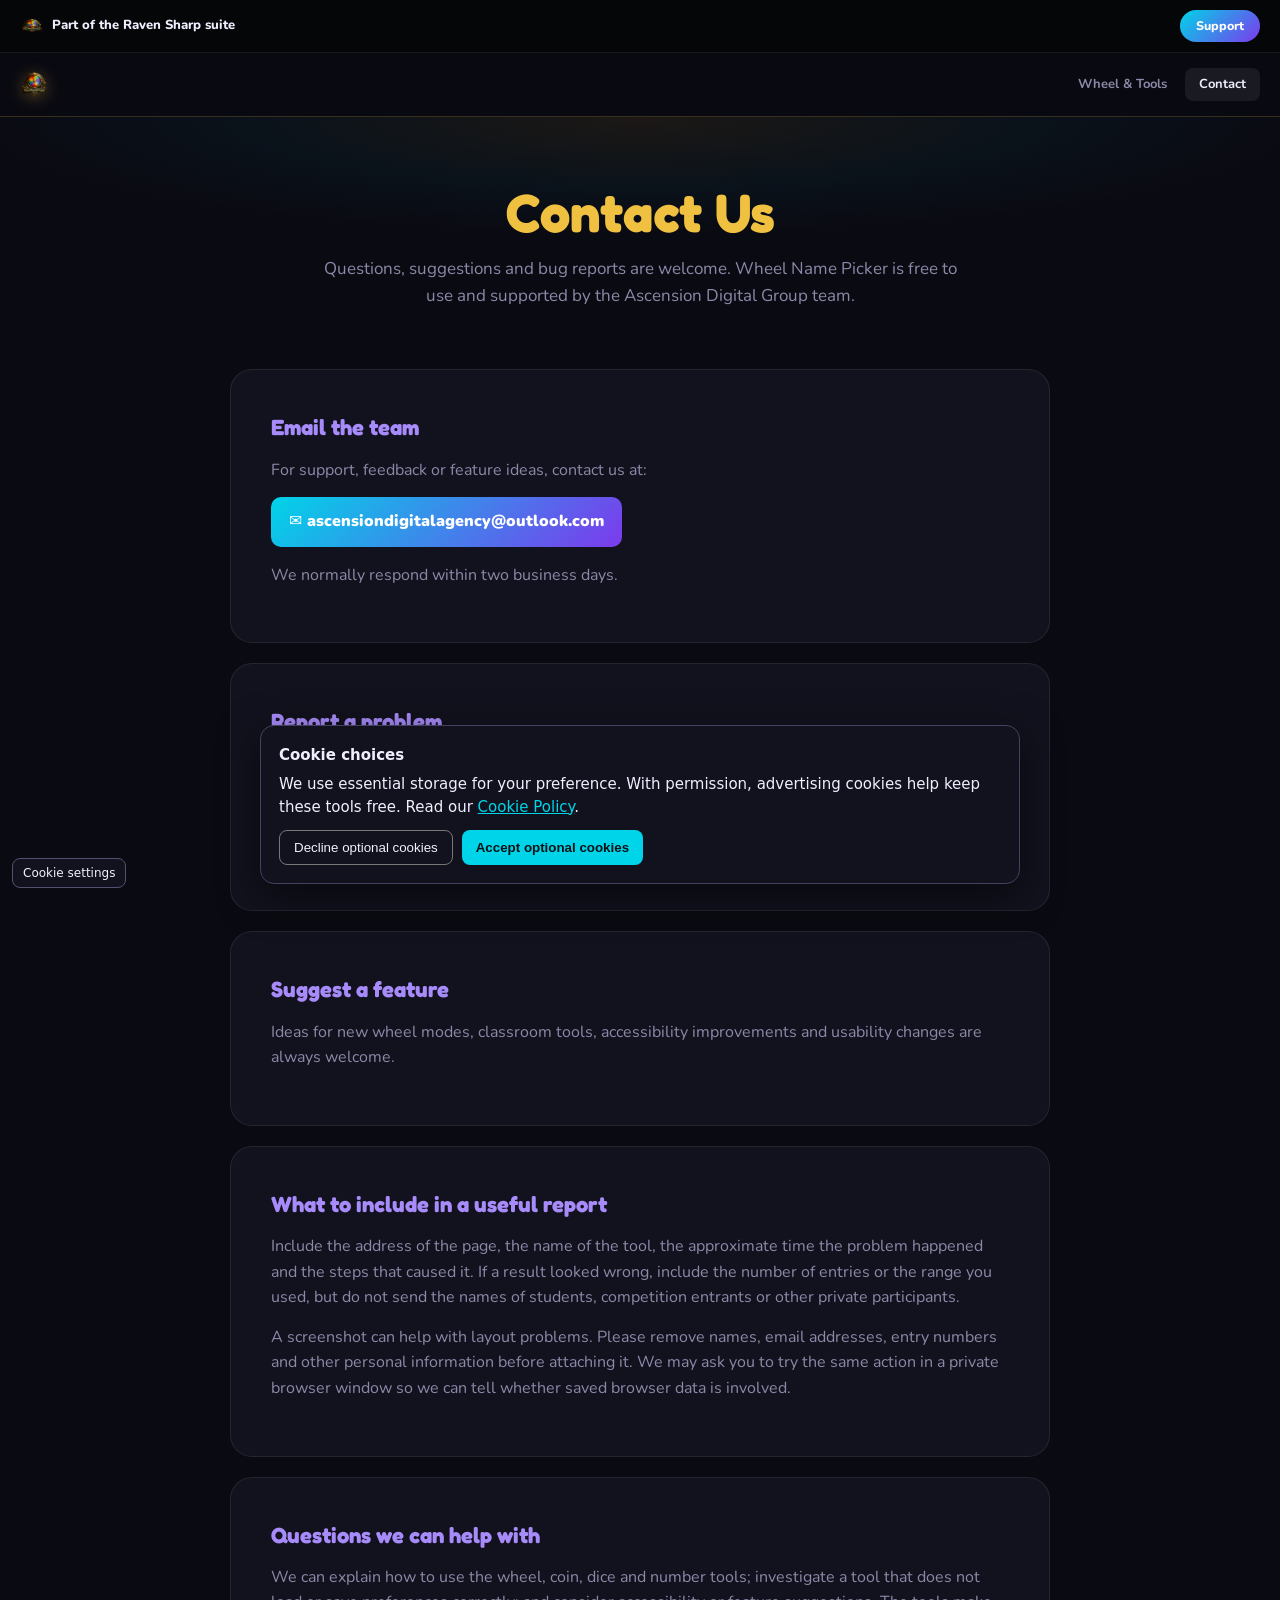
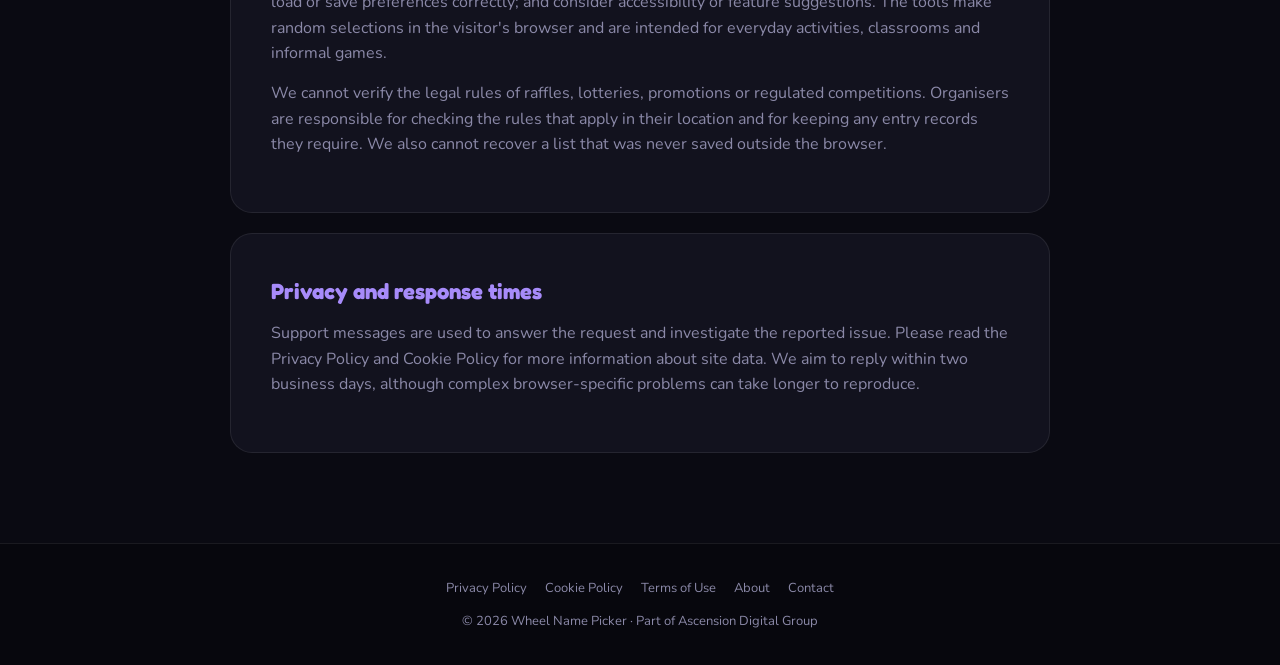
<file: contact/index.html>
<!DOCTYPE html>
<html lang="en">
<head>
<meta charset="UTF-8"/>
<meta name="viewport" content="width=device-width,initial-scale=1.0"/>
<title>Contact Wheel Name Picker</title>
<meta name="description" content="Contact the Wheel Name Picker team to report a problem, suggest a feature, or ask a question."/>
<meta name="robots" content="index, follow"/>
<link rel="canonical" href="https://wheelnamepicker.com.au/contact/">
<meta property="og:title" content="Contact Wheel Name Picker"/>
<meta property="og:description" content="Report a problem, suggest a feature, or contact the Wheel Name Picker team."/>
<meta property="og:url" content="https://wheelnamepicker.com.au/contact/"/>
<meta property="og:type" content="website"/>
<link rel="preconnect" href="https://fonts.googleapis.com"/>
<link href="https://fonts.googleapis.com/css2?family=Nunito:wght@400;600;700;800;900&family=Fredoka+One&family=DM+Mono:wght@400;500&display=swap" rel="stylesheet"/>
<style>
*,*::before,*::after{box-sizing:border-box;margin:0;padding:0}
:root{--bg:#0a0a12;--surf:#12121e;--surf2:#1a1a2e;--bdr:rgba(255,255,255,.08);--text:#f0eeff;--muted:#8b89a8;--cyan:#00d4e8;--violet:#7c3aed;--violet2:#a78bfa;--gold:#f0c040;--ff:'Nunito',system-ui,sans-serif;--ffd:'Fredoka One',cursive}
body{font-family:var(--ff);background:var(--bg);color:var(--text);line-height:1.6;-webkit-font-smoothing:antialiased}
a{color:inherit;text-decoration:none}.rs-raven-strip{background:#050608;border-bottom:1px solid rgba(255,255,255,.08);padding:10px 20px;display:flex;align-items:center;justify-content:space-between;gap:12px}
.rs-raven-strip-link{display:flex;align-items:center;gap:8px}.rs-raven-strip-link img{width:24px;height:24px;border-radius:6px}.rs-raven-strip-link span{font-size:.82rem;font-weight:800}
.rs-support-btn{background:linear-gradient(135deg,var(--cyan),var(--violet));color:#fff;font-size:.78rem;font-weight:800;padding:6px 16px;border-radius:20px}
nav{position:sticky;top:0;z-index:100;background:rgba(10,10,18,.95);backdrop-filter:blur(16px);border-bottom:1px solid rgba(240,192,64,.2);padding:0 20px;height:64px;display:flex;align-items:center;justify-content:space-between}
.nav-logo{display:flex;align-items:center;gap:10px}.nav-logo img{height:44px;width:auto;filter:drop-shadow(0 2px 8px rgba(240,192,64,.3))}
.nav-links{display:flex;gap:4px}.nav-links a{padding:6px 14px;font-size:13px;font-weight:700;color:var(--muted);border-radius:8px}.nav-links a:hover,.nav-links a.active{color:var(--text);background:rgba(255,255,255,.07)}
.hero{text-align:center;padding:64px 20px 32px;background:radial-gradient(ellipse 70% 70% at 50% 0%,rgba(240,192,64,.08),rgba(0,212,232,.04) 45%,transparent 75%)}
.hero h1{font-family:var(--ffd);font-size:clamp(34px,6vw,54px);line-height:1.15;margin-bottom:12px;color:var(--gold)}.hero p{font-size:17px;color:var(--muted);max-width:650px;margin:auto}
main{width:min(820px,calc(100% - 40px));margin:auto;padding:28px 0 70px}.panel{background:var(--surf);border:1px solid var(--bdr);border-radius:22px;padding:clamp(24px,5vw,40px);margin-bottom:20px}
.panel h2{font-family:var(--ffd);font-size:22px;color:var(--violet2);margin-bottom:12px}.panel p{color:var(--muted);margin-bottom:14px}
.email{display:inline-flex;align-items:center;gap:9px;padding:12px 18px;border-radius:10px;background:linear-gradient(135deg,var(--cyan),var(--violet));color:#fff;font-weight:900;word-break:break-all}
.tip{background:var(--surf2);border-left:3px solid var(--gold);padding:14px 16px;border-radius:0 10px 10px 0;color:var(--muted)}
footer{background:#07070d;border-top:1px solid var(--bdr);padding:34px 20px;text-align:center;color:var(--muted);font-size:13px}.footer-links{display:flex;gap:18px;justify-content:center;flex-wrap:wrap;margin-bottom:12px}.footer-links a:hover{color:var(--gold)}
@media(max-width:620px){.nav-links a:not(.active){display:none}.rs-raven-strip-link span{font-size:.72rem}}
</style>
</head>
<body>
<div class="rs-raven-strip">
  <a class="rs-raven-strip-link" href="https://raven-sharp.com"><img src="/logo.png" alt="Raven Sharp"/><span>Part of the Raven Sharp suite</span></a>
  <a class="rs-support-btn" href="/contact/">Support</a>
</div>
<nav>
  <a class="nav-logo" href="/"><img src="/logo.png" alt="Wheel Name Picker"/></a>
  <div class="nav-links"><a href="/">Wheel &amp; Tools</a><a class="active" href="/contact/">Contact</a></div>
</nav>
<section class="hero">
  <h1>Contact Us</h1>
  <p>Questions, suggestions and bug reports are welcome. Wheel Name Picker is free to use and supported by the Ascension Digital Group team.</p>
</section>
<main>
  <section class="panel">
    <h2>Email the team</h2>
    <p>For support, feedback or feature ideas, contact us at:</p>
    <a class="email" href="mailto:ascensiondigitalagency@outlook.com?subject=Wheel%20Name%20Picker%20Support">✉ ascensiondigitalagency@outlook.com</a>
    <p style="margin-top:16px">We normally respond within two business days.</p>
  </section>
  <section class="panel">
    <h2>Report a problem</h2>
    <p>Please tell us which tool you were using, what happened, what you expected, and your browser or device.</p>
    <div class="tip">For your safety, never include passwords, payment information, or sensitive personal information.</div>
  </section>
  <section class="panel">
    <h2>Suggest a feature</h2>
    <p>Ideas for new wheel modes, classroom tools, accessibility improvements and usability changes are always welcome.</p>
  </section>
  <section class="panel">
    <h2>What to include in a useful report</h2>
    <p>Include the address of the page, the name of the tool, the approximate time the problem happened and the steps that caused it. If a result looked wrong, include the number of entries or the range you used, but do not send the names of students, competition entrants or other private participants.</p>
    <p>A screenshot can help with layout problems. Please remove names, email addresses, entry numbers and other personal information before attaching it. We may ask you to try the same action in a private browser window so we can tell whether saved browser data is involved.</p>
  </section>
  <section class="panel">
    <h2>Questions we can help with</h2>
    <p>We can explain how to use the wheel, coin, dice and number tools; investigate a tool that does not load or save preferences correctly; and consider accessibility or feature suggestions. The tools make random selections in the visitor's browser and are intended for everyday activities, classrooms and informal games.</p>
    <p>We cannot verify the legal rules of raffles, lotteries, promotions or regulated competitions. Organisers are responsible for checking the rules that apply in their location and for keeping any entry records they require. We also cannot recover a list that was never saved outside the browser.</p>
  </section>
  <section class="panel">
    <h2>Privacy and response times</h2>
    <p>Support messages are used to answer the request and investigate the reported issue. Please read the Privacy Policy and Cookie Policy for more information about site data. We aim to reply within two business days, although complex browser-specific problems can take longer to reproduce.</p>
  </section>
</main>
<footer>
  <div class="footer-links"><a href="/privacy">Privacy Policy</a><a href="/cookies">Cookie Policy</a><a href="/terms">Terms of Use</a><a href="/about">About</a><a href="/contact/">Contact</a></div>
  <p>© 2026 Wheel Name Picker · Part of Ascension Digital Group</p>
</footer>
<script src="/cookie-consent.js"></script>
</body>
</html>
</file>
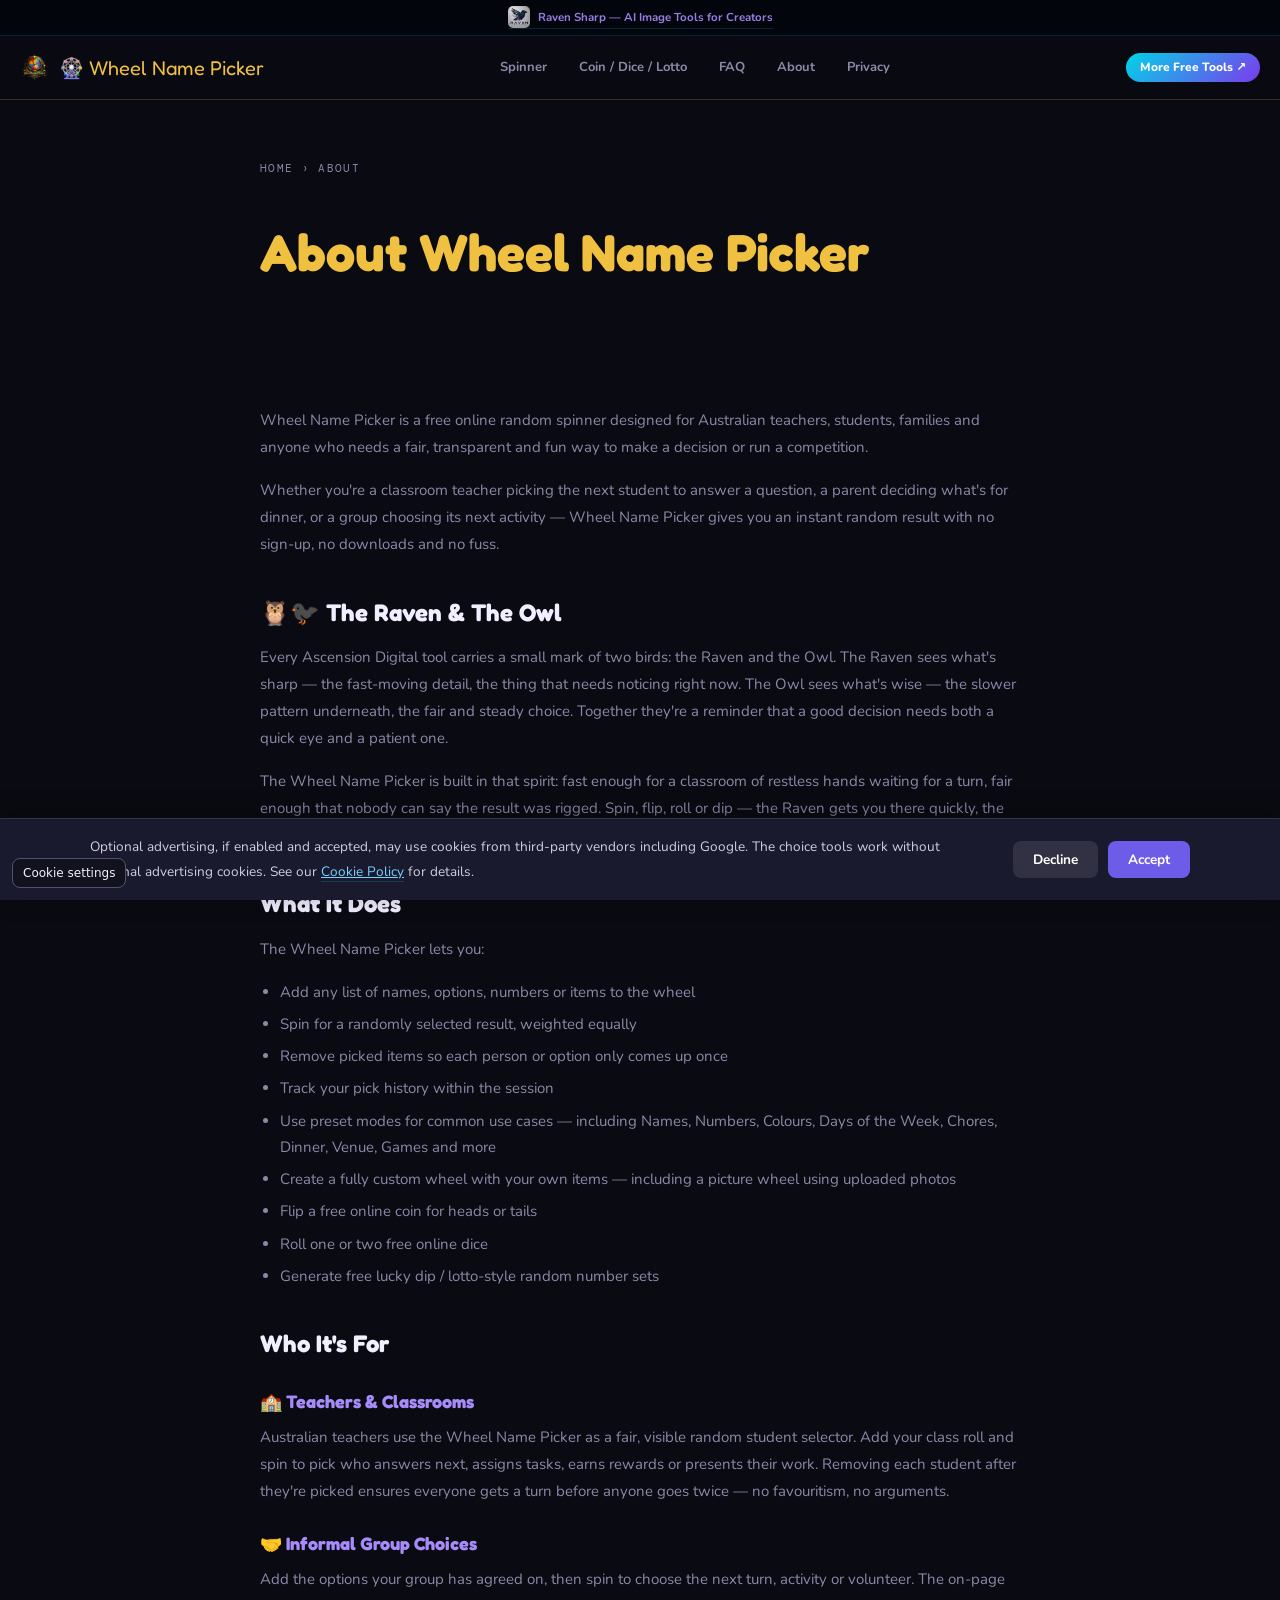
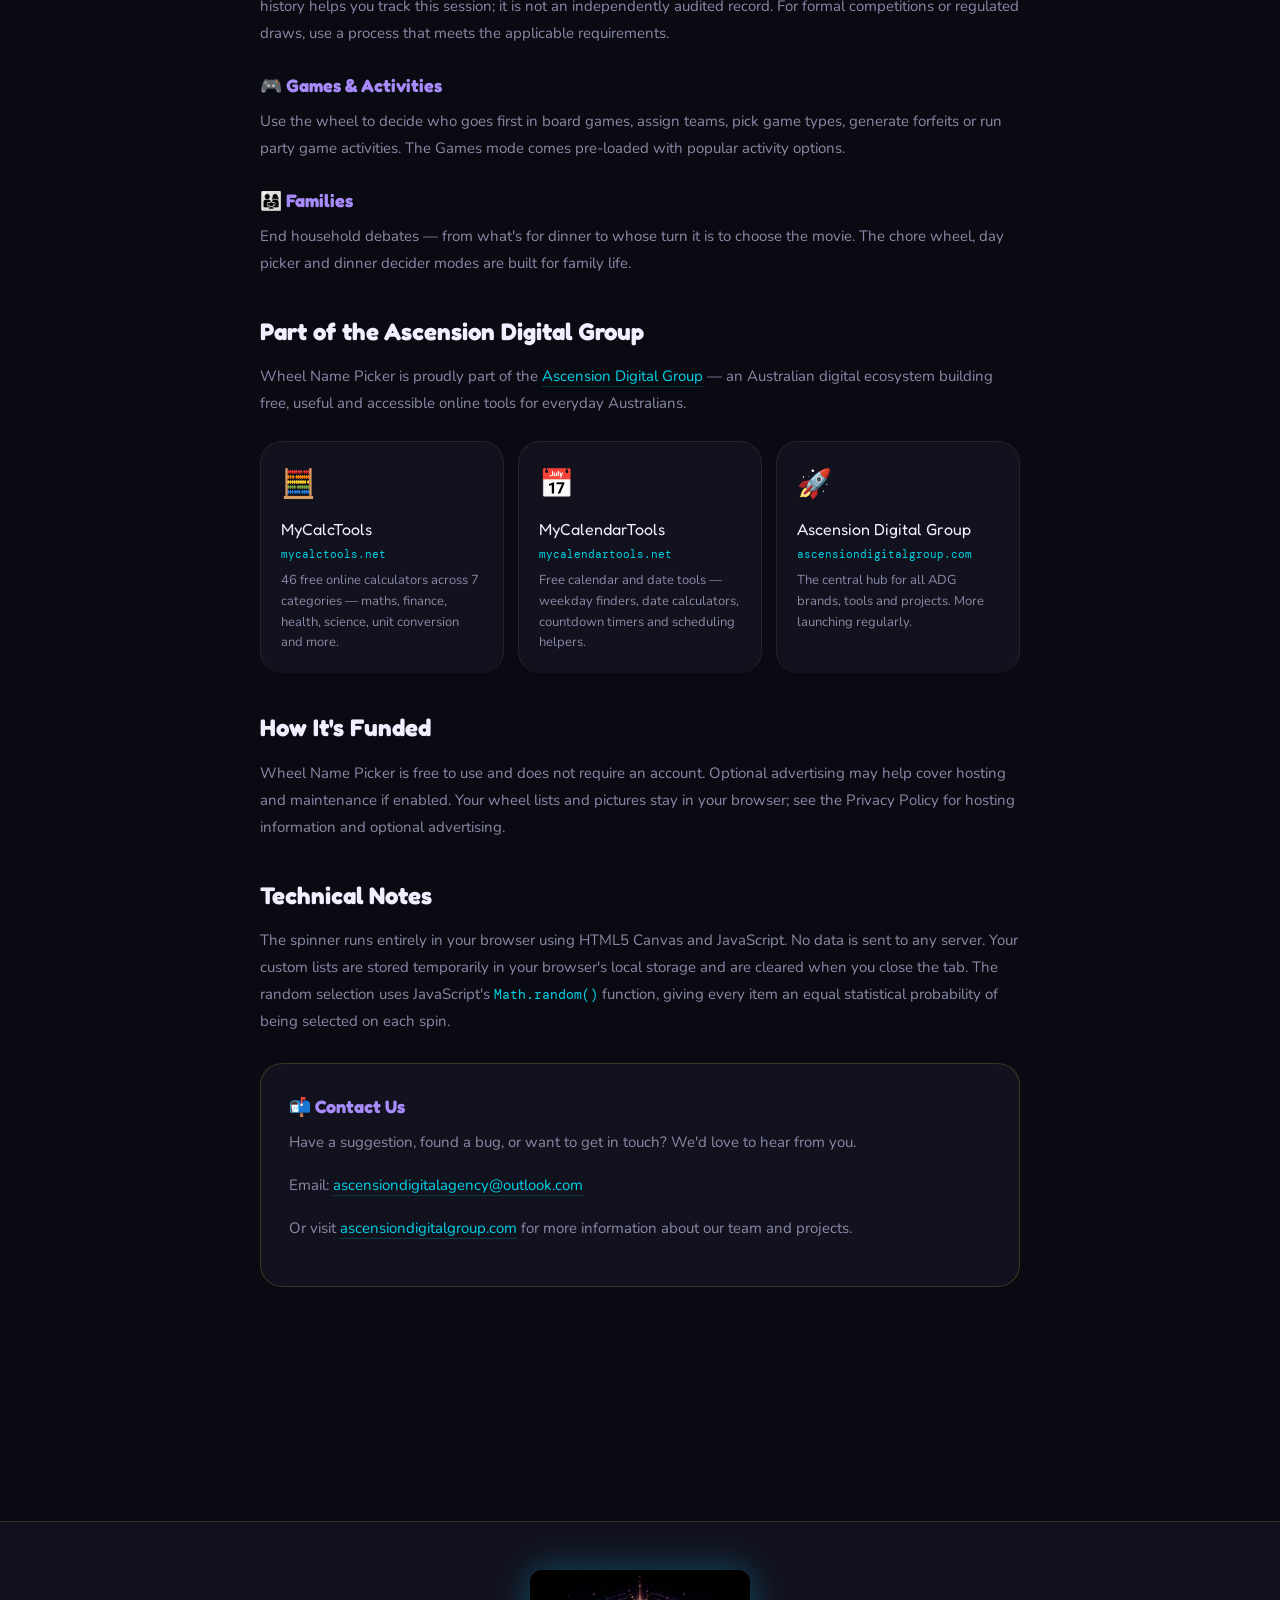
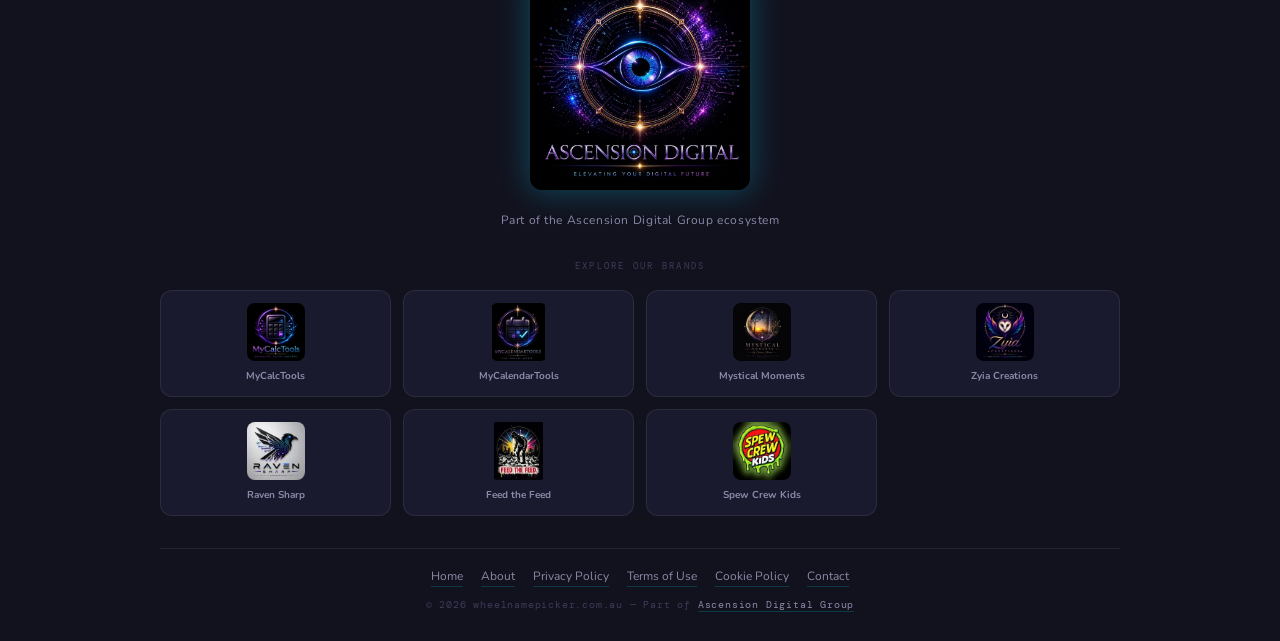
<file: about.html>
<!DOCTYPE html>
<html lang="en">
<head>
<meta charset="UTF-8"/>
<meta name="viewport" content="width=device-width,initial-scale=1.0"/>
<meta name="description" content="About Wheel Name Picker — a free random spinner tool for Australian teachers, classrooms, families and anyone running competitions or games. Part of the Ascension Digital Group."/>
<title>About — Wheel Name Picker | wheelnamepicker.com.au</title>
<link rel="canonical" href="https://wheelnamepicker.com.au/about">
<meta name="robots" content="index, follow"/>

<script type="application/ld+json">
{
  "@context": "https://schema.org",
  "@type": "AboutPage",
  "name": "About Wheel Name Picker",
  "url": "https://wheelnamepicker.com.au/about.html",
  "description": "About Wheel Name Picker — a free random spinner for Australian teachers, classrooms, families and competitions.",
  "publisher": {
    "@type": "Organization",
    "name": "Ascension Digital Group",
    "url": "https://ascensiondigitalgroup.com"
  }
}
</script>

<link rel="preconnect" href="https://fonts.googleapis.com"/>
<link href="https://fonts.googleapis.com/css2?family=Nunito:wght@400;600;700;800;900&family=Fredoka+One&family=DM+Mono:wght@400;500&display=swap" rel="stylesheet"/>

<style>
*,*::before,*::after{box-sizing:border-box;margin:0;padding:0}
html{scroll-behavior:smooth}
:root{
  --bg:#0a0a12;--surf:#12121e;--surf2:#1a1a2e;--bdr:rgba(255,255,255,.08);
  --text:#f0eeff;--muted:#8b89a8;--subtle:#3d3b5a;
  --cyan:#00d4e8;--violet:#7c3aed;--violet2:#a78bfa;
  --gold:#f0c040;--gold2:#ffd700;--green:#34d399;
  --ff:'Nunito',system-ui,sans-serif;--ffd:'Fredoka One',cursive;--ffm:'DM Mono',monospace;
  --r2:22px;
}
body{font-family:var(--ff);background:var(--bg);color:var(--text);line-height:1.6;-webkit-font-smoothing:antialiased}
a{color:var(--cyan);text-decoration:none;border-bottom:1px solid rgba(0,212,232,.2);transition:border-color .2s}
a:hover{border-color:var(--cyan)}
.rs-raven-strip{background:#03050d;border-bottom:1px solid rgba(6,214,255,.15);padding:6px 20px;display:flex;align-items:center;justify-content:center}
.rs-raven-strip-link{display:flex;align-items:center;gap:8px;text-decoration:none;opacity:.9;transition:opacity .2s}
.rs-raven-strip-link:hover{opacity:1}
.rs-raven-strip-link img{width:22px;height:22px;border-radius:5px;object-fit:cover}
.rs-raven-strip-link span{font-family:'Nunito',sans-serif;font-size:.72rem;font-weight:700;color:#a78bfa;white-space:nowrap}
nav{position:sticky;top:0;z-index:100;background:rgba(10,10,18,.95);backdrop-filter:blur(16px);border-bottom:1px solid rgba(240,192,64,.2);padding:0 20px;height:64px;display:flex;align-items:center;justify-content:space-between}
.nav-logo{display:flex;align-items:center;gap:10px;font-family:var(--ffd);font-size:20px;color:var(--gold);text-decoration:none;border:none}
.nav-logo img{height:44px;width:auto}
.nav-links{display:flex;gap:4px}
.nav-links a{padding:6px 14px;font-size:13px;font-weight:700;color:var(--muted);border-radius:8px;border:none;transition:all .2s}
.nav-links a:hover{color:var(--text);background:rgba(255,255,255,.07);border:none}
.nav-badge{background:linear-gradient(135deg,var(--cyan),var(--violet));padding:5px 14px;border-radius:20px;font-size:12px;font-weight:800;color:#fff;border:none}

.page-wrap{max-width:800px;margin:0 auto;padding:60px 20px}
.page-wrap h1{font-family:var(--ffd);font-size:clamp(32px,5vw,52px);margin-bottom:8px;color:var(--gold)}
.breadcrumb{font-family:var(--ffm);font-size:11px;letter-spacing:.12em;text-transform:uppercase;color:var(--muted);margin-bottom:32px}
.breadcrumb a{color:var(--muted);border:none}
.breadcrumb a:hover{color:var(--text)}
h2{font-family:var(--ffd);font-size:24px;margin:36px 0 12px;color:var(--text)}
h3{font-family:var(--ffd);font-size:18px;margin:24px 0 8px;color:var(--violet2)}
p{font-size:15px;color:var(--muted);line-height:1.8;margin-bottom:16px}
ul{padding-left:20px;color:var(--muted);font-size:15px;line-height:1.75;margin-bottom:16px}
ul li{margin-bottom:6px}

.brand-cards{display:grid;grid-template-columns:repeat(auto-fit,minmax(220px,1fr));gap:14px;margin:24px 0}
.brand-card{padding:20px;border-radius:var(--r2);border:1px solid var(--bdr);background:var(--surf);transition:all .25s;text-decoration:none;border-bottom:none;display:block}
.brand-card:hover{border-color:rgba(240,192,64,.3);transform:translateY(-3px)}
.bc-icon{font-size:28px;margin-bottom:10px}
.bc-name{font-family:var(--ffd);font-size:16px;color:var(--text);margin-bottom:4px}
.bc-url{font-family:var(--ffm);font-size:11px;color:var(--cyan);margin-bottom:6px}
.bc-desc{font-size:13px;color:var(--muted)}

.contact-box{background:var(--surf);border:1px solid rgba(240,192,64,.2);border-radius:var(--r2);padding:28px;margin:28px 0}
.contact-box h3{margin-top:0}

footer{border-top:1px solid rgba(240,192,64,.15);padding:48px 20px 28px;background:var(--surf);margin-top:40px}
.foot-inner{max-width:960px;margin:0 auto}
.foot-adg-header{text-align:center;margin-bottom:28px}
.foot-adg-logo{width:220px;height:auto;max-width:220px;border-radius:12px;margin:0 auto 20px;display:block;filter:drop-shadow(0 0 16px rgba(6,214,255,.3))}
.foot-adg-tagline{font-size:12px;color:var(--muted);letter-spacing:.05em}
.foot-brands-label{font-family:var(--ffm);font-size:9px;letter-spacing:.25em;text-transform:uppercase;color:var(--subtle);text-align:center;margin-bottom:16px}
.foot-brands-grid{display:grid;grid-template-columns:repeat(4,1fr);gap:12px;margin-bottom:32px}
@media(max-width:600px){.foot-brands-grid{grid-template-columns:repeat(2,1fr)}}
.foot-brand-item{display:flex;flex-direction:column;align-items:center;gap:7px;padding:12px 8px;background:var(--surf2);border:1px solid var(--bdr);border-radius:12px;transition:all .25s;text-align:center}
.foot-brand-item:hover{border-color:rgba(240,192,64,.35);transform:translateY(-3px);box-shadow:0 8px 24px rgba(0,0,0,.25)}
.foot-brand-item img{width:58px;height:58px;object-fit:contain;border-radius:8px}
.foot-brand-item span{font-size:10px;font-weight:700;color:var(--muted)}
.foot-brand-item:hover span{color:var(--gold)}
.foot-divider{border:none;border-top:1px solid var(--bdr);margin-bottom:18px}
.foot-bottom{display:flex;flex-direction:column;align-items:center;gap:10px}
.foot-nav-links{display:flex;gap:18px;flex-wrap:wrap;justify-content:center}
.foot-nav-links a{font-size:12px;color:var(--muted);transition:color .2s}
.foot-nav-links a:hover{color:var(--text)}
.foot-copy{font-family:var(--ffm);font-size:10px;letter-spacing:.08em;color:var(--subtle);text-align:center}
.foot-copy a{color:var(--muted)}.foot-copy a:hover{color:var(--gold)}

@media(max-width:600px){nav{padding:0 12px}.nav-links{display:none}}

.ad-slot-wrap{max-width:970px;margin:0 auto;padding:0 20px 16px;min-height:100px;display:flex;align-items:center;justify-content:center;overflow:hidden}
.ad-slot-wrap .adsbygoogle{width:100%;max-height:280px}
</style>
</head>
<body>

<div class="rs-raven-strip">
  <a href="https://raven-sharp.com" target="_blank" rel="noopener" class="rs-raven-strip-link">
    <img src="/assets/perf/logo-raven-sharp.webp" alt="Raven Sharp" loading="lazy" decoding="async">
    <span>Raven Sharp — AI Image Tools for Creators</span>
  </a>
</div>


<nav>
  <a href="index" class="nav-logo" style="border:none">
    <img src="/assets/perf/logo.webp" alt="Wheel Name Picker" onerror="this.style.display='none'"/ width="29" height="44" decoding="async">
    <span>🎡 Wheel Name Picker</span>
  </a>
  <div class="nav-links">
    <a href="index">Spinner</a>
    <a href="index#mini-tools">Coin / Dice / Lotto</a>
    <a href="index#faq">FAQ</a>
    <a href="about">About</a>
    <a href="privacy">Privacy</a>
  </div>
  <a href="https://mycalctools.net" class="nav-badge" target="_blank" rel="noopener" style="border:none">More Free Tools ↗</a>
</nav>

<div class="page-wrap">
  <div class="breadcrumb"><a href="index">Home</a> › About</div>
  <h1>About Wheel Name Picker</h1>

  <div class="ad-slot-wrap"><ins class="adsbygoogle" style="display:inline-block;width:728px;max-width:100%;height:90px" data-ad-client="ca-pub-1904958390525375" data-ad-slot="7308800077" data-ad-format="horizontal" data-full-width-responsive="true"></ins><script>try{(adsbygoogle = window.adsbygoogle || []).push({});}catch(e){}</script></div>

  <p>Wheel Name Picker is a free online random spinner designed for Australian teachers, students, families and anyone who needs a fair, transparent and fun way to make a decision or run a competition.</p>

  <p>Whether you're a classroom teacher picking the next student to answer a question, a parent deciding what's for dinner, or a group choosing its next activity — Wheel Name Picker gives you an instant random result with no sign-up, no downloads and no fuss.</p>

  <h2>🦉🐦‍⬛ The Raven &amp; The Owl</h2>
  <p>Every Ascension Digital tool carries a small mark of two birds: the Raven and the Owl. The Raven sees what's sharp — the fast-moving detail, the thing that needs noticing right now. The Owl sees what's wise — the slower pattern underneath, the fair and steady choice. Together they're a reminder that a good decision needs both a quick eye and a patient one.</p>
  <p>The Wheel Name Picker is built in that spirit: fast enough for a classroom of restless hands waiting for a turn, fair enough that nobody can say the result was rigged. Spin, flip, roll or dip — the Raven gets you there quickly, the Owl makes sure it was fair.</p>

  <h2>What It Does</h2>
  <p>The Wheel Name Picker lets you:</p>
  <ul>
    <li>Add any list of names, options, numbers or items to the wheel</li>
    <li>Spin for a randomly selected result, weighted equally</li>
    <li>Remove picked items so each person or option only comes up once</li>
    <li>Track your pick history within the session</li>
    <li>Use preset modes for common use cases — including Names, Numbers, Colours, Days of the Week, Chores, Dinner, Venue, Games and more</li>
    <li>Create a fully custom wheel with your own items — including a picture wheel using uploaded photos</li>
    <li>Flip a free online coin for heads or tails</li>
    <li>Roll one or two free online dice</li>
    <li>Generate free lucky dip / lotto-style random number sets</li>
  </ul>

  <h2>Who It's For</h2>
  <h3>🏫 Teachers & Classrooms</h3>
  <p>Australian teachers use the Wheel Name Picker as a fair, visible random student selector. Add your class roll and spin to pick who answers next, assigns tasks, earns rewards or presents their work. Removing each student after they're picked ensures everyone gets a turn before anyone goes twice — no favouritism, no arguments.</p>

  <h3>🤝 Informal Group Choices</h3>
  <p>Add the options your group has agreed on, then spin to choose the next turn, activity or volunteer. The on-page history helps you track this session; it is not an independently audited record. For formal competitions or regulated draws, use a process that meets the applicable requirements.</p>

  <h3>🎮 Games & Activities</h3>
  <p>Use the wheel to decide who goes first in board games, assign teams, pick game types, generate forfeits or run party game activities. The Games mode comes pre-loaded with popular activity options.</p>

  <h3>👨‍👩‍👧 Families</h3>
  <p>End household debates — from what's for dinner to whose turn it is to choose the movie. The chore wheel, day picker and dinner decider modes are built for family life.</p>

  <h2>Part of the Ascension Digital Group</h2>
  <p>Wheel Name Picker is proudly part of the <a href="https://ascensiondigitalgroup.com" target="_blank" rel="noopener">Ascension Digital Group</a> — an Australian digital ecosystem building free, useful and accessible online tools for everyday Australians.</p>

  <div class="brand-cards">
    <a href="https://mycalctools.net" class="brand-card" target="_blank" rel="noopener">
      <div class="bc-icon">🧮</div>
      <div class="bc-name">MyCalcTools</div>
      <div class="bc-url">mycalctools.net</div>
      <div class="bc-desc">46 free online calculators across 7 categories — maths, finance, health, science, unit conversion and more.</div>
    </a>
    <a href="https://mycalendartools.net" class="brand-card" target="_blank" rel="noopener">
      <div class="bc-icon">📅</div>
      <div class="bc-name">MyCalendarTools</div>
      <div class="bc-url">mycalendartools.net</div>
      <div class="bc-desc">Free calendar and date tools — weekday finders, date calculators, countdown timers and scheduling helpers.</div>
    </a>
    <a href="https://ascensiondigitalgroup.com" class="brand-card" target="_blank" rel="noopener">
      <div class="bc-icon">🚀</div>
      <div class="bc-name">Ascension Digital Group</div>
      <div class="bc-url">ascensiondigitalgroup.com</div>
      <div class="bc-desc">The central hub for all ADG brands, tools and projects. More launching regularly.</div>
    </a>
  </div>

  <h2>How It's Funded</h2>
  <p>Wheel Name Picker is free to use and does not require an account. Optional advertising may help cover hosting and maintenance if enabled. Your wheel lists and pictures stay in your browser; see the Privacy Policy for hosting information and optional advertising.</p>

  <h2>Technical Notes</h2>
  <p>The spinner runs entirely in your browser using HTML5 Canvas and JavaScript. No data is sent to any server. Your custom lists are stored temporarily in your browser's local storage and are cleared when you close the tab. The random selection uses JavaScript's <code style="font-family:var(--ffm);color:var(--cyan);font-size:13px">Math.random()</code> function, giving every item an equal statistical probability of being selected on each spin.</p>

  <div class="contact-box">
    <h3>📬 Contact Us</h3>
    <p>Have a suggestion, found a bug, or want to get in touch? We'd love to hear from you.</p>
    <p>Email: <a href="mailto:ascensiondigitalagency@outlook.com">ascensiondigitalagency@outlook.com</a></p>
    <p>Or visit <a href="https://ascensiondigitalgroup.com" target="_blank" rel="noopener">ascensiondigitalgroup.com</a> for more information about our team and projects.</p>
  </div>

  <div class="ad-slot-wrap"><ins class="adsbygoogle" style="display:inline-block;width:728px;max-width:100%;height:90px" data-ad-client="ca-pub-1904958390525375" data-ad-slot="7308800078" data-ad-format="horizontal" data-full-width-responsive="true"></ins><script>try{(adsbygoogle = window.adsbygoogle || []).push({});}catch(e){}</script></div>
</div>

<footer>
  <div class="foot-inner">
    <div class="foot-adg-header">
      <a href="https://ascensiondigitalgroup.com" target="_blank" rel="noopener">
        <img src="/assets/perf/ascension-digital.webp" alt="Ascension Digital Group" class="foot-adg-logo" loading="lazy" decoding="async">
      </a>
      <p class="foot-adg-tagline">Part of the Ascension Digital Group ecosystem</p>
    </div>
    <div class="foot-brands-label">Explore our brands</div>
    <div class="foot-brands-grid">
      <a href="https://mycalctools.net" target="_blank" rel="noopener" class="foot-brand-item"><img src="/assets/perf/logo-mycalctools.webp" alt="MyCalcTools"/ loading="lazy" decoding="async"><span>MyCalcTools</span></a>
      <a href="https://mycalendartools.net" target="_blank" rel="noopener" class="foot-brand-item"><img src="/assets/perf/logo-mycalendartools.webp" alt="MyCalendarTools"/ loading="lazy" decoding="async"><span>MyCalendarTools</span></a>
      <a href="https://mysticalmoments.pages.dev" target="_blank" rel="noopener" class="foot-brand-item"><img src="/assets/perf/logo-mystical-moments.webp" alt="Mystical Moments"/ loading="lazy" decoding="async"><span>Mystical Moments</span></a>
      <a href="https://zyiacreations.etsy.com" target="_blank" rel="noopener" class="foot-brand-item"><img src="/assets/perf/logo-zyia-creations.webp" alt="Zyia Creations"/ loading="lazy" decoding="async"><span>Zyia Creations</span></a>
      <a href="https://raven-sharp.com" target="_blank" rel="noopener" class="foot-brand-item"><img src="/assets/perf/logo-raven-sharp.webp" alt="Raven Sharp"/ loading="lazy" decoding="async"><span>Raven Sharp</span></a>
      <a href="https://www.facebook.com/share/18UReUHqdB/" target="_blank" rel="noopener" class="foot-brand-item"><img src="/assets/perf/logo-feed-the-feed.webp" alt="Feed the Feed"/ loading="lazy" decoding="async"><span>Feed the Feed</span></a>
      <a href="https://youtube.com/@spewcrewkids" target="_blank" rel="noopener" class="foot-brand-item"><img src="/assets/perf/logo-spew-crew-kids.webp" alt="Spew Crew Kids"/ loading="lazy" decoding="async"><span>Spew Crew Kids</span></a>
    </div>
    <div class="foot-divider"></div>
    <div class="foot-bottom">
      <div class="foot-nav-links">
        <a href="index">Home</a>
        <a href="about">About</a>
        <a href="privacy">Privacy Policy</a>
        <a href="terms">Terms of Use</a>
        <a href="cookies">Cookie Policy</a>
        <a href="mailto:ascensiondigitalagency@outlook.com">Contact</a>
      </div>
      <div class="foot-copy">© 2026 wheelnamepicker.com.au — Part of <a href="https://ascensiondigitalgroup.com" target="_blank" rel="noopener">Ascension Digital Group</a></div>
    </div>
  </div>
</footer>


<style>
.cookie-consent-banner{position:fixed;bottom:0;left:0;right:0;z-index:9999;background:#1a1a2e;border-top:1px solid rgba(255,255,255,0.12);box-shadow:0 -4px 24px rgba(0,0,0,0.3);padding:16px 20px;display:none;font-family:'Nunito',sans-serif}
.cookie-consent-inner{max-width:1100px;margin:0 auto;display:flex;align-items:center;justify-content:space-between;gap:20px;flex-wrap:wrap}
.cookie-consent-inner p{font-size:0.85rem;color:#cfcfe0;margin:0;flex:1;min-width:240px}
.cookie-consent-inner a{color:#7ad1ff;text-decoration:underline}
.cookie-consent-actions{display:flex;gap:10px;flex-shrink:0}
.cookie-consent-actions button{white-space:nowrap;padding:9px 20px;font-size:0.85rem;border-radius:8px;border:none;cursor:pointer;font-weight:700;font-family:'Nunito',sans-serif}
.cc-accept{background:#6c5ce7;color:#fff}
.cc-decline{background:rgba(255,255,255,0.1);color:#fff}
@media(max-width:640px){.cookie-consent-inner{flex-direction:column;align-items:stretch}.cookie-consent-actions{justify-content:stretch}.cookie-consent-actions button{flex:1}}
</style>
<div id="cookie-consent-banner" class="cookie-consent-banner">
  <div class="cookie-consent-inner">
    <p>Optional advertising, if enabled and accepted, may use cookies from third-party vendors including Google. The choice tools work without optional advertising cookies. See our <a href="cookies">Cookie Policy</a> for details.</p>
    <div class="cookie-consent-actions">
      <button class="cc-decline" onclick="ccDecline()">Decline</button>
      <button class="cc-accept" onclick="ccAccept()">Accept</button>
    </div>
  </div>
</div>
<script>
function ccLoadAdsense(){
  if(document.getElementById('adsbygoogle-script'))return;
  var s=document.createElement('script');
  s.id='adsbygoogle-script';s.async=true;
  s.src='https://pagead2.googlesyndication.com/pagead/js/adsbygoogle.js?client=ca-pub-1904958390525375';
  s.crossOrigin='anonymous';
  document.head.appendChild(s);
}
function ccAccept(){localStorage.setItem('cookieConsent','accepted');document.getElementById('cookie-consent-banner').style.display='none';ccLoadAdsense();}
function ccDecline(){localStorage.setItem('cookieConsent','declined');document.getElementById('cookie-consent-banner').style.display='none';}
(function(){
  var choice=localStorage.getItem('cookieConsent');
  if(choice==='accepted'){ccLoadAdsense();}
  else if(choice!=='declined'){
    document.addEventListener('DOMContentLoaded',function(){
      document.getElementById('cookie-consent-banner').style.display='block';
    });
  }
})();
</script>
<script src="/cookie-consent.js"></script>
</body>
</html>
</file>
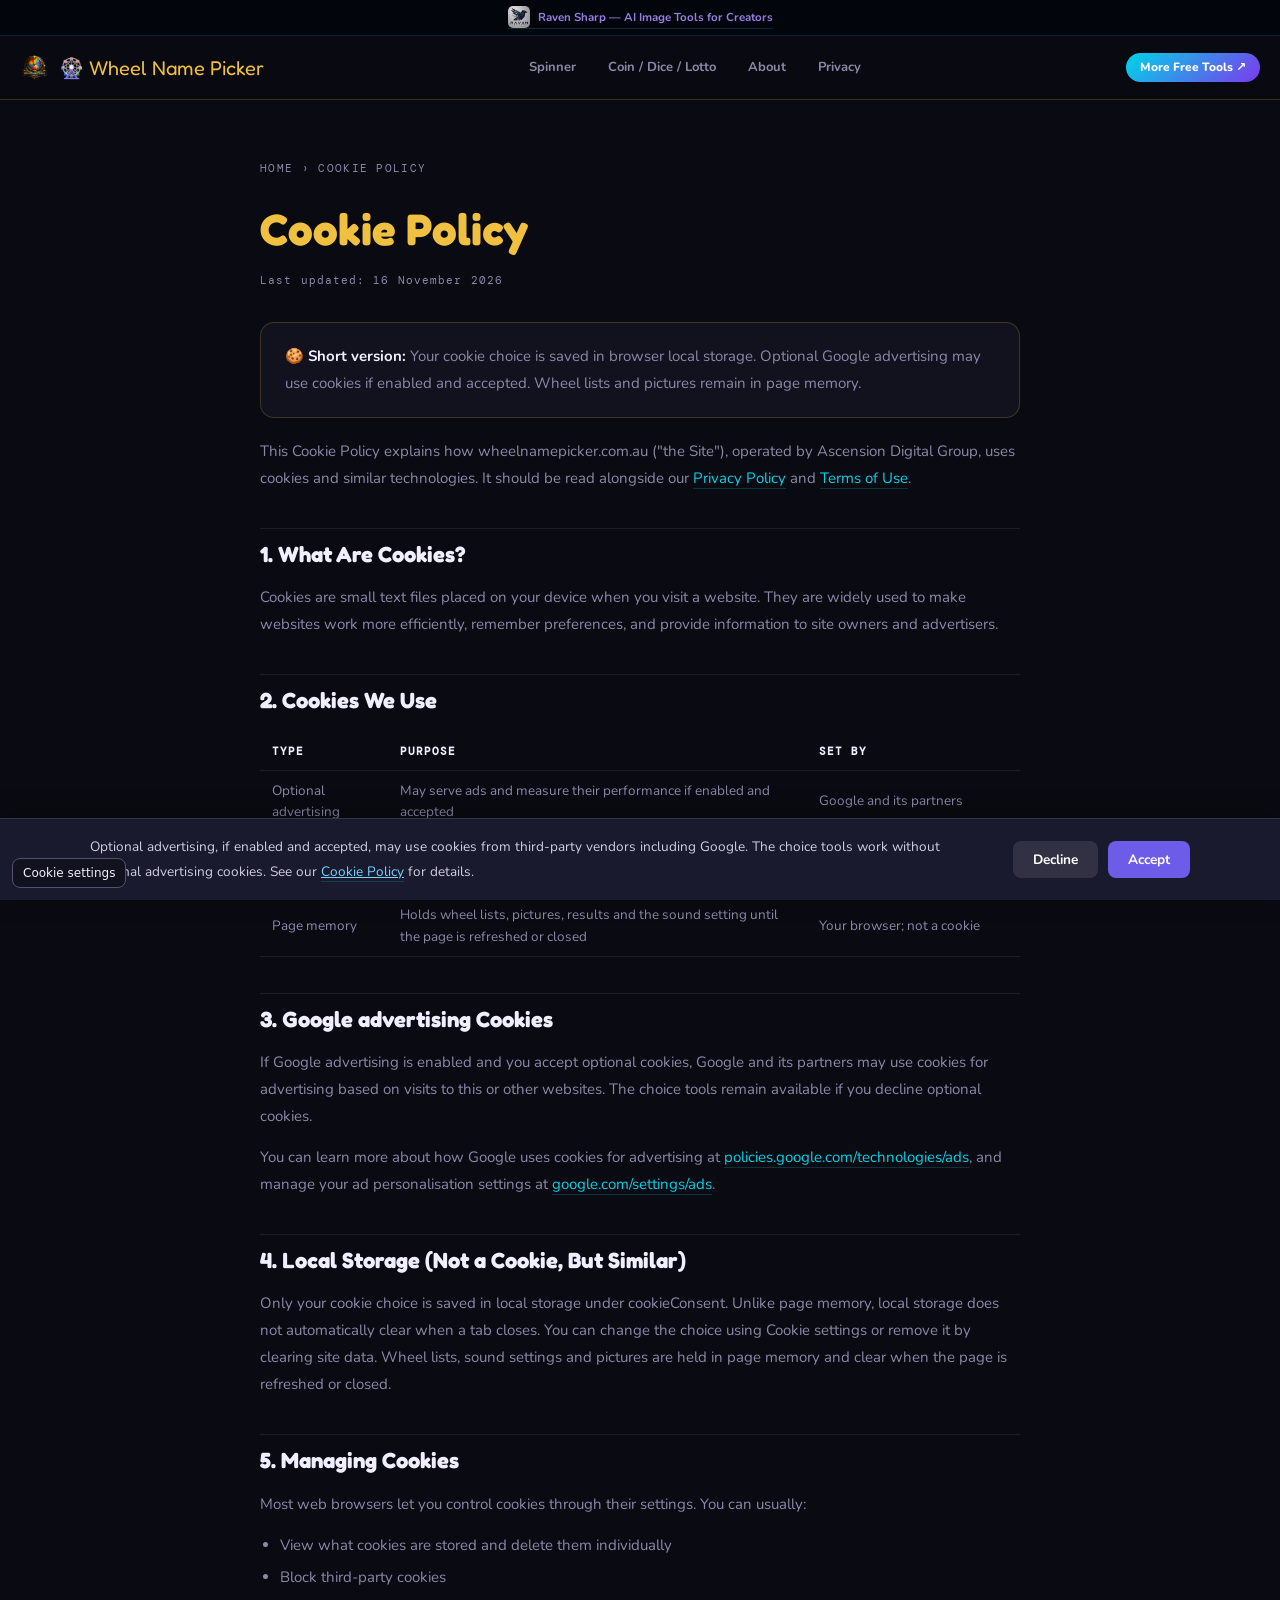
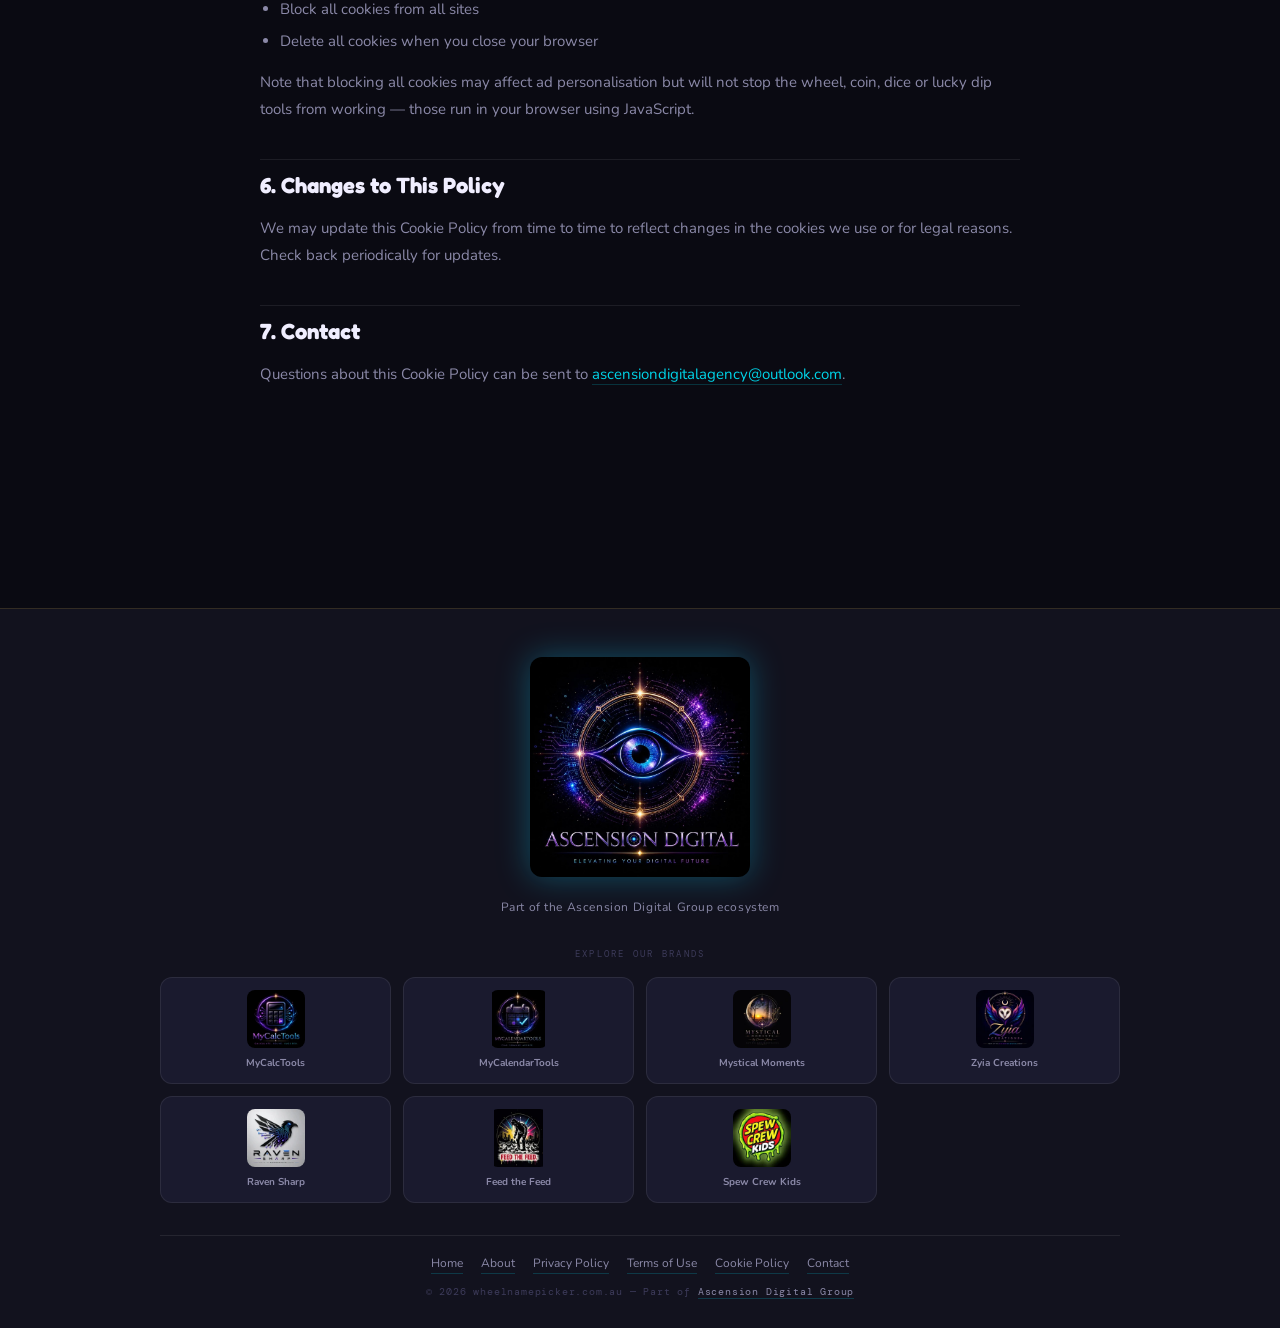
<file: cookies.html>
<!DOCTYPE html>
<html lang="en">
<head>
<meta charset="UTF-8"/>
<meta name="viewport" content="width=device-width,initial-scale=1.0"/>
<meta name="description" content="Cookie Policy for Wheel Name Picker — how cookies are used for advertising, preferences and analytics on wheelnamepicker.com.au."/>
<title>Cookie Policy — Wheel Name Picker | wheelnamepicker.com.au</title>
<link rel="canonical" href="https://wheelnamepicker.com.au/cookies">
<meta name="robots" content="index, follow"/>

<script type="application/ld+json">
{
  "@context": "https://schema.org",
  "@type": "WebPage",
  "name": "Cookie Policy — Wheel Name Picker",
  "url": "https://wheelnamepicker.com.au/cookies.html",
  "description": "Cookie Policy for wheelnamepicker.com.au",
  "publisher": { "@type": "Organization", "name": "Ascension Digital Group", "url": "https://ascensiondigitalgroup.com" }
}
</script>

<link rel="preconnect" href="https://fonts.googleapis.com"/>
<link href="https://fonts.googleapis.com/css2?family=Nunito:wght@400;600;700;800;900&family=Fredoka+One&family=DM+Mono:wght@400;500&display=swap" rel="stylesheet"/>

<style>
*,*::before,*::after{box-sizing:border-box;margin:0;padding:0}
:root{
  --bg:#0a0a12;--surf:#12121e;--surf2:#1a1a2e;--bdr:rgba(255,255,255,.08);
  --text:#f0eeff;--muted:#8b89a8;--subtle:#3d3b5a;
  --cyan:#00d4e8;--violet:#7c3aed;--violet2:#a78bfa;
  --gold:#f0c040;--gold2:#ffd700;
  --ff:'Nunito',system-ui,sans-serif;--ffd:'Fredoka One',cursive;--ffm:'DM Mono',monospace;
  --r2:22px;
}
body{font-family:var(--ff);background:var(--bg);color:var(--text);line-height:1.6;-webkit-font-smoothing:antialiased}
a{color:var(--cyan);text-decoration:none;border-bottom:1px solid rgba(0,212,232,.2);transition:border-color .2s}
a:hover{border-color:var(--cyan)}
.rs-raven-strip{background:#03050d;border-bottom:1px solid rgba(6,214,255,.15);padding:6px 20px;display:flex;align-items:center;justify-content:center}
.rs-raven-strip-link{display:flex;align-items:center;gap:8px;text-decoration:none;opacity:.9;transition:opacity .2s}
.rs-raven-strip-link:hover{opacity:1}
.rs-raven-strip-link img{width:22px;height:22px;border-radius:5px;object-fit:cover}
.rs-raven-strip-link span{font-family:'Nunito',sans-serif;font-size:.72rem;font-weight:700;color:#a78bfa;white-space:nowrap}
nav{position:sticky;top:0;z-index:100;background:rgba(10,10,18,.95);backdrop-filter:blur(16px);border-bottom:1px solid rgba(240,192,64,.2);padding:0 20px;height:64px;display:flex;align-items:center;justify-content:space-between}
.nav-logo{display:flex;align-items:center;gap:10px;font-family:var(--ffd);font-size:20px;color:var(--gold);text-decoration:none;border:none}
.nav-logo img{height:44px;width:auto}
.nav-links{display:flex;gap:4px}
.nav-links a{padding:6px 14px;font-size:13px;font-weight:700;color:var(--muted);border-radius:8px;border:none;transition:all .2s}
.nav-links a:hover{color:var(--text);background:rgba(255,255,255,.07)}
.nav-badge{background:linear-gradient(135deg,var(--cyan),var(--violet));padding:5px 14px;border-radius:20px;font-size:12px;font-weight:800;color:#fff;border:none}
.page-wrap{max-width:800px;margin:0 auto;padding:60px 20px}
.page-wrap h1{font-family:var(--ffd);font-size:clamp(28px,4vw,44px);margin-bottom:8px;color:var(--gold)}
.updated{font-family:var(--ffm);font-size:11px;letter-spacing:.1em;color:var(--muted);margin-bottom:32px}
.breadcrumb{font-family:var(--ffm);font-size:11px;letter-spacing:.12em;text-transform:uppercase;color:var(--muted);margin-bottom:16px}
.breadcrumb a{color:var(--muted);border:none}
h2{font-family:var(--ffd);font-size:22px;margin:36px 0 12px;color:var(--text);padding-top:8px;border-top:1px solid var(--bdr)}
h3{font-family:var(--ffd);font-size:17px;margin:20px 0 8px;color:var(--violet2)}
p{font-size:15px;color:var(--muted);line-height:1.8;margin-bottom:14px}
ul{padding-left:20px;color:var(--muted);font-size:15px;line-height:1.75;margin-bottom:14px}
ul li{margin-bottom:6px}
table{width:100%;border-collapse:collapse;margin:16px 0 20px;font-size:13.5px}
th,td{text-align:left;padding:9px 12px;border-bottom:1px solid var(--bdr);color:var(--muted)}
th{color:var(--text);font-family:var(--ffm);font-size:11px;letter-spacing:.08em;text-transform:uppercase}
.highlight-box{background:var(--surf);border:1px solid rgba(240,192,64,.2);border-radius:14px;padding:20px 24px;margin:20px 0}
.highlight-box p{margin:0}
footer{border-top:1px solid rgba(240,192,64,.15);padding:48px 20px 28px;background:var(--surf);margin-top:40px}
.foot-inner{max-width:960px;margin:0 auto}
.foot-adg-header{text-align:center;margin-bottom:28px}
.foot-adg-logo{width:220px;height:auto;max-width:220px;border-radius:12px;margin:0 auto 20px;display:block;filter:drop-shadow(0 0 16px rgba(6,214,255,.3))}
.foot-adg-tagline{font-size:12px;color:var(--muted);letter-spacing:.05em}
.foot-brands-label{font-family:var(--ffm);font-size:9px;letter-spacing:.25em;text-transform:uppercase;color:var(--subtle);text-align:center;margin-bottom:16px}
.foot-brands-grid{display:grid;grid-template-columns:repeat(4,1fr);gap:12px;margin-bottom:32px}
@media(max-width:600px){.foot-brands-grid{grid-template-columns:repeat(2,1fr)}}
.foot-brand-item{display:flex;flex-direction:column;align-items:center;gap:7px;padding:12px 8px;background:var(--surf2);border:1px solid var(--bdr);border-radius:12px;transition:all .25s;text-align:center}
.foot-brand-item:hover{border-color:rgba(240,192,64,.35);transform:translateY(-3px);box-shadow:0 8px 24px rgba(0,0,0,.25)}
.foot-brand-item img{width:58px;height:58px;object-fit:contain;border-radius:8px}
.foot-brand-item span{font-size:10px;font-weight:700;color:var(--muted)}
.foot-brand-item:hover span{color:var(--gold)}
.foot-divider{border:none;border-top:1px solid var(--bdr);margin-bottom:18px}
.foot-bottom{display:flex;flex-direction:column;align-items:center;gap:10px}
.foot-nav-links{display:flex;gap:18px;flex-wrap:wrap;justify-content:center}
.foot-nav-links a{font-size:12px;color:var(--muted);transition:color .2s}
.foot-nav-links a:hover{color:var(--text)}
.foot-copy{font-family:var(--ffm);font-size:10px;letter-spacing:.08em;color:var(--subtle);text-align:center}
.foot-copy a{color:var(--muted)}.foot-copy a:hover{color:var(--gold)}
@media(max-width:600px){nav{padding:0 12px}.nav-links{display:none}}

.ad-slot-wrap{max-width:970px;margin:0 auto;padding:0 20px 16px;min-height:100px;display:flex;align-items:center;justify-content:center;overflow:hidden}
.ad-slot-wrap .adsbygoogle{width:100%;max-height:280px}
</style>
</head>
<body>

<div class="rs-raven-strip">
  <a href="https://raven-sharp.com" target="_blank" rel="noopener" class="rs-raven-strip-link">
    <img src="/assets/perf/logo-raven-sharp.webp" alt="Raven Sharp" loading="lazy" decoding="async">
    <span>Raven Sharp — AI Image Tools for Creators</span>
  </a>
</div>


<nav>
  <a href="index" class="nav-logo" style="border:none">
    <img src="/assets/perf/logo.webp" alt="Wheel Name Picker" onerror="this.style.display='none'"/ width="29" height="44" decoding="async">
    <span>🎡 Wheel Name Picker</span>
  </a>
  <div class="nav-links">
    <a href="index">Spinner</a>
    <a href="index#mini-tools">Coin / Dice / Lotto</a>
    <a href="about">About</a>
    <a href="privacy">Privacy</a>
  </div>
  <a href="https://mycalctools.net" class="nav-badge" target="_blank" rel="noopener" style="border:none">More Free Tools ↗</a>
</nav>

<div class="page-wrap">
  <div class="breadcrumb"><a href="index">Home</a> › Cookie Policy</div>
  <h1>Cookie Policy</h1>
  <div class="updated">Last updated: 16 November 2026</div>

  <div class="highlight-box">
    <p>🍪 <strong style="color:var(--text)">Short version:</strong> Your cookie choice is saved in browser local storage. Optional Google advertising may use cookies if enabled and accepted. Wheel lists and pictures remain in page memory.</p>
  </div>

  <p>This Cookie Policy explains how wheelnamepicker.com.au ("the Site"), operated by Ascension Digital Group, uses cookies and similar technologies. It should be read alongside our <a href="privacy">Privacy Policy</a> and <a href="terms">Terms of Use</a>.</p>

  <h2>1. What Are Cookies?</h2>
  <p>Cookies are small text files placed on your device when you visit a website. They are widely used to make websites work more efficiently, remember preferences, and provide information to site owners and advertisers.</p>

  <h2>2. Cookies We Use</h2>
  <table>
    <tr><th>Type</th><th>Purpose</th><th>Set By</th></tr>
    <tr><td>Optional advertising</td><td>May serve ads and measure their performance if enabled and accepted</td><td>Google and its partners</td></tr>
    <tr><td>Cookie preference</td><td>Remembers whether you accepted or declined optional cookies</td><td>This site (local storage: cookieConsent)</td></tr>
    <tr><td>Page memory</td><td>Holds wheel lists, pictures, results and the sound setting until the page is refreshed or closed</td><td>Your browser; not a cookie</td></tr>
  </table>

  <h2>3. Google advertising Cookies</h2>
  <p>If Google advertising is enabled and you accept optional cookies, Google and its partners may use cookies for advertising based on visits to this or other websites. The choice tools remain available if you decline optional cookies.</p>
  <p>You can learn more about how Google uses cookies for advertising at <a href="https://policies.google.com/technologies/ads" target="_blank" rel="noopener noreferrer">policies.google.com/technologies/ads</a>, and manage your ad personalisation settings at <a href="https://www.google.com/settings/ads" target="_blank" rel="noopener noreferrer">google.com/settings/ads</a>.</p>

  <h2>4. Local Storage (Not a Cookie, But Similar)</h2>
  <p>Only your cookie choice is saved in local storage under cookieConsent. Unlike page memory, local storage does not automatically clear when a tab closes. You can change the choice using Cookie settings or remove it by clearing site data. Wheel lists, sound settings and pictures are held in page memory and clear when the page is refreshed or closed.</p>

  <h2>5. Managing Cookies</h2>
  <p>Most web browsers let you control cookies through their settings. You can usually:</p>
  <ul>
    <li>View what cookies are stored and delete them individually</li>
    <li>Block third-party cookies</li>
    <li>Block all cookies from all sites</li>
    <li>Delete all cookies when you close your browser</li>
  </ul>
  <p>Note that blocking all cookies may affect ad personalisation but will not stop the wheel, coin, dice or lucky dip tools from working — those run in your browser using JavaScript.</p>

  <h2>6. Changes to This Policy</h2>
  <p>We may update this Cookie Policy from time to time to reflect changes in the cookies we use or for legal reasons. Check back periodically for updates.</p>

  <h2>7. Contact</h2>
  <p>Questions about this Cookie Policy can be sent to <a href="mailto:ascensiondigitalagency@outlook.com">ascensiondigitalagency@outlook.com</a>.</p>

  <div class="ad-slot-wrap"><ins class="adsbygoogle" style="display:inline-block;width:728px;max-width:100%;height:90px" data-ad-client="ca-pub-1904958390525375" data-ad-slot="7308800081" data-ad-format="horizontal" data-full-width-responsive="true"></ins><script>try{(adsbygoogle = window.adsbygoogle || []).push({});}catch(e){}</script></div>
</div>

<footer>
  <div class="foot-inner">
    <div class="foot-adg-header">
      <a href="https://ascensiondigitalgroup.com" target="_blank" rel="noopener">
        <img src="/assets/perf/ascension-digital.webp" alt="Ascension Digital Group" class="foot-adg-logo" loading="lazy" decoding="async">
      </a>
      <p class="foot-adg-tagline">Part of the Ascension Digital Group ecosystem</p>
    </div>
    <div class="foot-brands-label">Explore our brands</div>
    <div class="foot-brands-grid">
      <a href="https://mycalctools.net" target="_blank" rel="noopener" class="foot-brand-item"><img src="/assets/perf/logo-mycalctools.webp" alt="MyCalcTools"/ loading="lazy" decoding="async"><span>MyCalcTools</span></a>
      <a href="https://mycalendartools.net" target="_blank" rel="noopener" class="foot-brand-item"><img src="/assets/perf/logo-mycalendartools.webp" alt="MyCalendarTools"/ loading="lazy" decoding="async"><span>MyCalendarTools</span></a>
      <a href="https://mysticalmoments.pages.dev" target="_blank" rel="noopener" class="foot-brand-item"><img src="/assets/perf/logo-mystical-moments.webp" alt="Mystical Moments"/ loading="lazy" decoding="async"><span>Mystical Moments</span></a>
      <a href="https://zyiacreations.etsy.com" target="_blank" rel="noopener" class="foot-brand-item"><img src="/assets/perf/logo-zyia-creations.webp" alt="Zyia Creations"/ loading="lazy" decoding="async"><span>Zyia Creations</span></a>
      <a href="https://raven-sharp.com" target="_blank" rel="noopener" class="foot-brand-item"><img src="/assets/perf/logo-raven-sharp.webp" alt="Raven Sharp"/ loading="lazy" decoding="async"><span>Raven Sharp</span></a>
      <a href="https://www.facebook.com/share/18UReUHqdB/" target="_blank" rel="noopener" class="foot-brand-item"><img src="/assets/perf/logo-feed-the-feed.webp" alt="Feed the Feed"/ loading="lazy" decoding="async"><span>Feed the Feed</span></a>
      <a href="https://youtube.com/@spewcrewkids" target="_blank" rel="noopener" class="foot-brand-item"><img src="/assets/perf/logo-spew-crew-kids.webp" alt="Spew Crew Kids"/ loading="lazy" decoding="async"><span>Spew Crew Kids</span></a>
    </div>
    <div class="foot-divider"></div>
    <div class="foot-bottom">
      <div class="foot-nav-links">
        <a href="index">Home</a>
        <a href="about">About</a>
        <a href="privacy">Privacy Policy</a>
        <a href="terms">Terms of Use</a>
        <a href="cookies">Cookie Policy</a>
        <a href="mailto:ascensiondigitalagency@outlook.com">Contact</a>
      </div>
      <div class="foot-copy">© 2026 wheelnamepicker.com.au — Part of <a href="https://ascensiondigitalgroup.com" target="_blank" rel="noopener">Ascension Digital Group</a></div>
    </div>
  </div>
</footer>


<style>
.cookie-consent-banner{position:fixed;bottom:0;left:0;right:0;z-index:9999;background:#1a1a2e;border-top:1px solid rgba(255,255,255,0.12);box-shadow:0 -4px 24px rgba(0,0,0,0.3);padding:16px 20px;display:none;font-family:'Nunito',sans-serif}
.cookie-consent-inner{max-width:1100px;margin:0 auto;display:flex;align-items:center;justify-content:space-between;gap:20px;flex-wrap:wrap}
.cookie-consent-inner p{font-size:0.85rem;color:#cfcfe0;margin:0;flex:1;min-width:240px}
.cookie-consent-inner a{color:#7ad1ff;text-decoration:underline}
.cookie-consent-actions{display:flex;gap:10px;flex-shrink:0}
.cookie-consent-actions button{white-space:nowrap;padding:9px 20px;font-size:0.85rem;border-radius:8px;border:none;cursor:pointer;font-weight:700;font-family:'Nunito',sans-serif}
.cc-accept{background:#6c5ce7;color:#fff}
.cc-decline{background:rgba(255,255,255,0.1);color:#fff}
@media(max-width:640px){.cookie-consent-inner{flex-direction:column;align-items:stretch}.cookie-consent-actions{justify-content:stretch}.cookie-consent-actions button{flex:1}}
</style>
<div id="cookie-consent-banner" class="cookie-consent-banner">
  <div class="cookie-consent-inner">
    <p>Optional advertising, if enabled and accepted, may use cookies from third-party vendors including Google. The choice tools work without optional advertising cookies. See our <a href="cookies">Cookie Policy</a> for details.</p>
    <div class="cookie-consent-actions">
      <button class="cc-decline" onclick="ccDecline()">Decline</button>
      <button class="cc-accept" onclick="ccAccept()">Accept</button>
    </div>
  </div>
</div>
<script>
function ccLoadAdsense(){
  if(document.getElementById('adsbygoogle-script'))return;
  var s=document.createElement('script');
  s.id='adsbygoogle-script';s.async=true;
  s.src='https://pagead2.googlesyndication.com/pagead/js/adsbygoogle.js?client=ca-pub-1904958390525375';
  s.crossOrigin='anonymous';
  document.head.appendChild(s);
}
function ccAccept(){localStorage.setItem('cookieConsent','accepted');document.getElementById('cookie-consent-banner').style.display='none';ccLoadAdsense();}
function ccDecline(){localStorage.setItem('cookieConsent','declined');document.getElementById('cookie-consent-banner').style.display='none';}
(function(){
  var choice=localStorage.getItem('cookieConsent');
  if(choice==='accepted'){ccLoadAdsense();}
  else if(choice!=='declined'){
    document.addEventListener('DOMContentLoaded',function(){
      document.getElementById('cookie-consent-banner').style.display='block';
    });
  }
})();
</script>
<script src="/cookie-consent.js"></script>
</body>
</html>
</file>
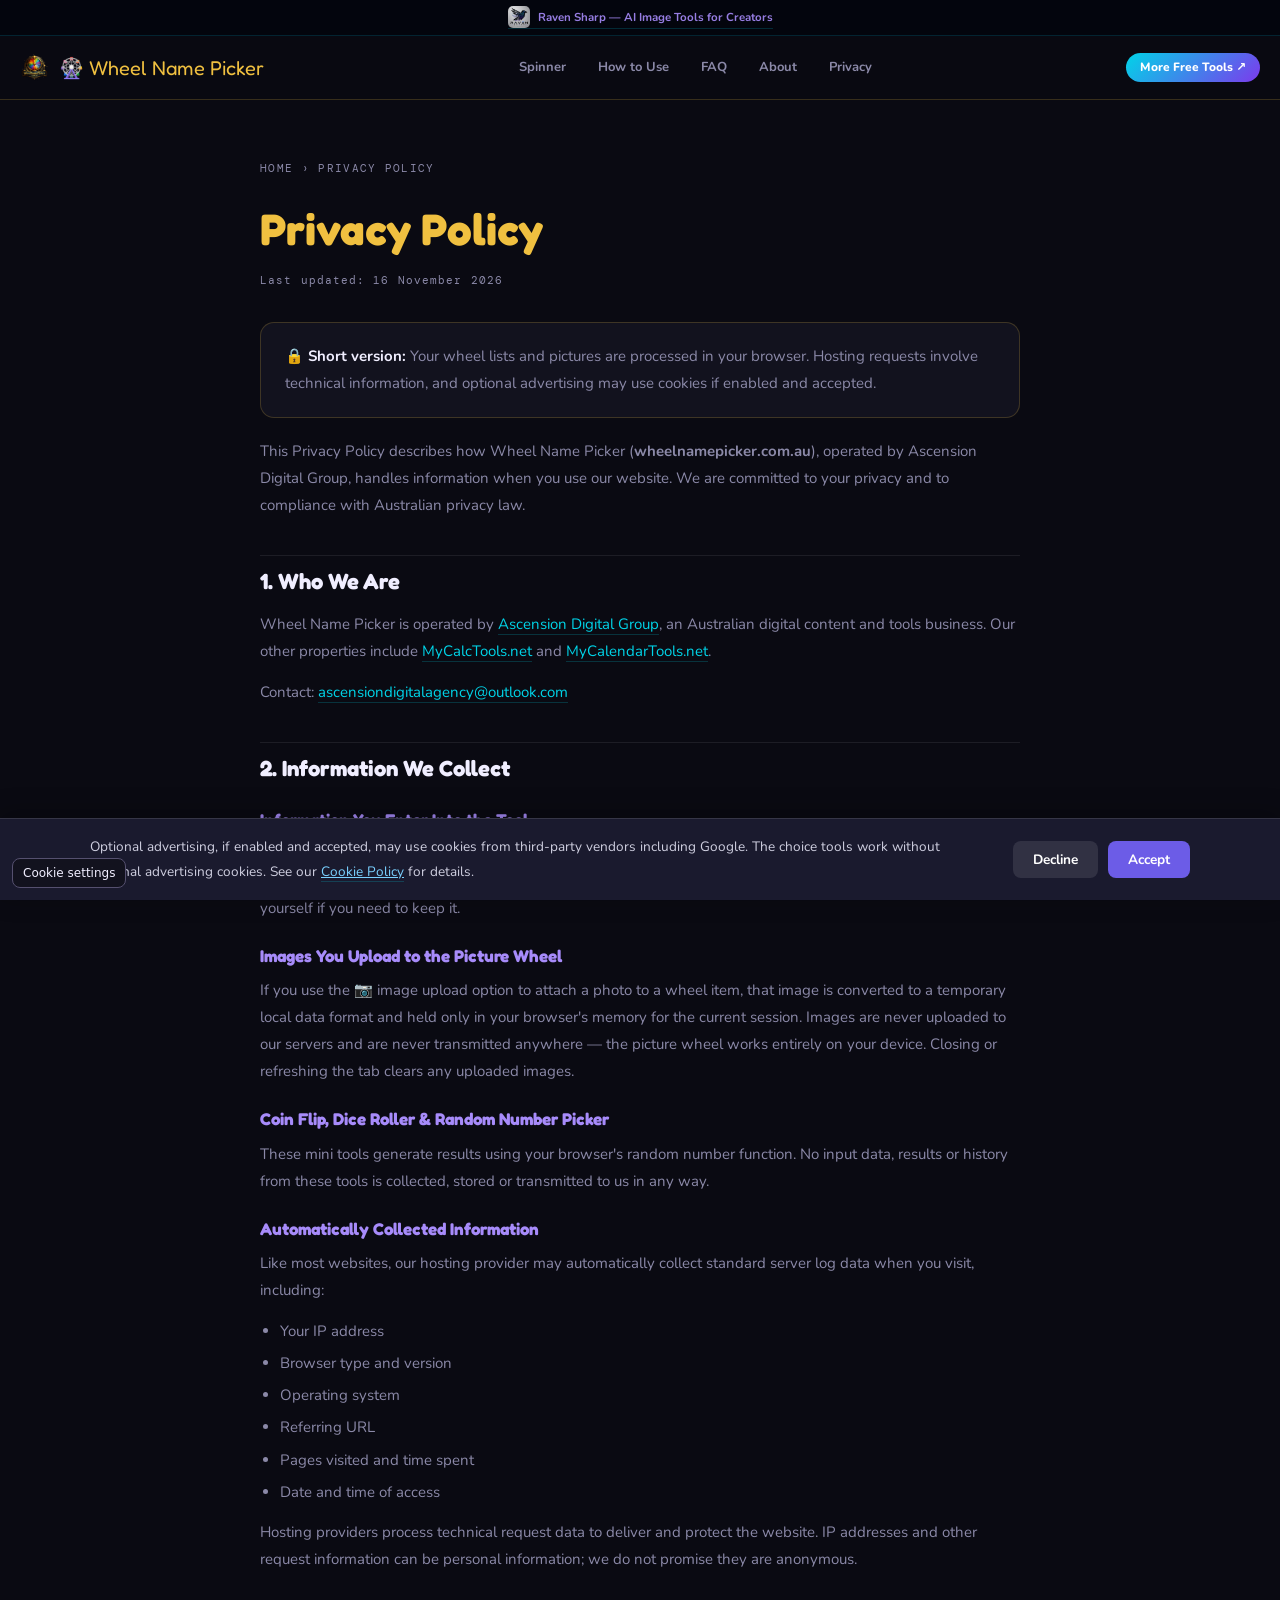
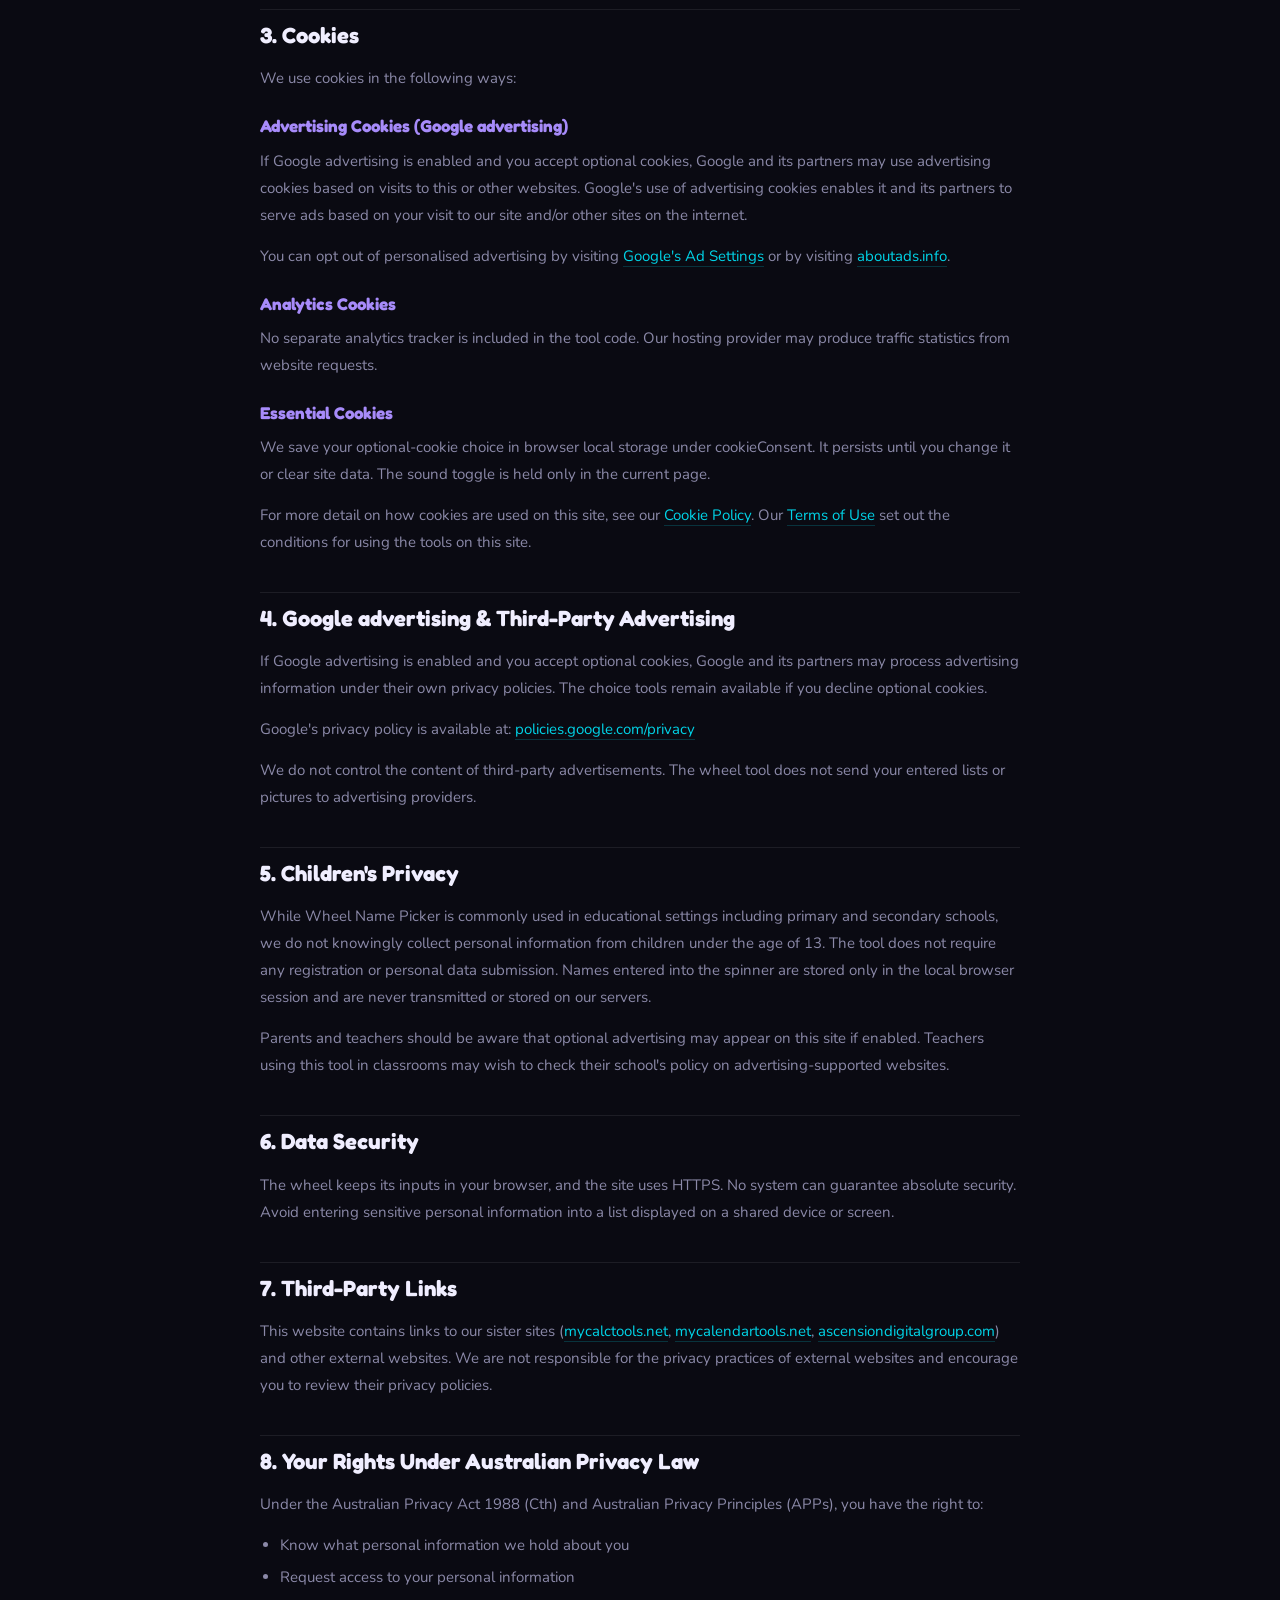
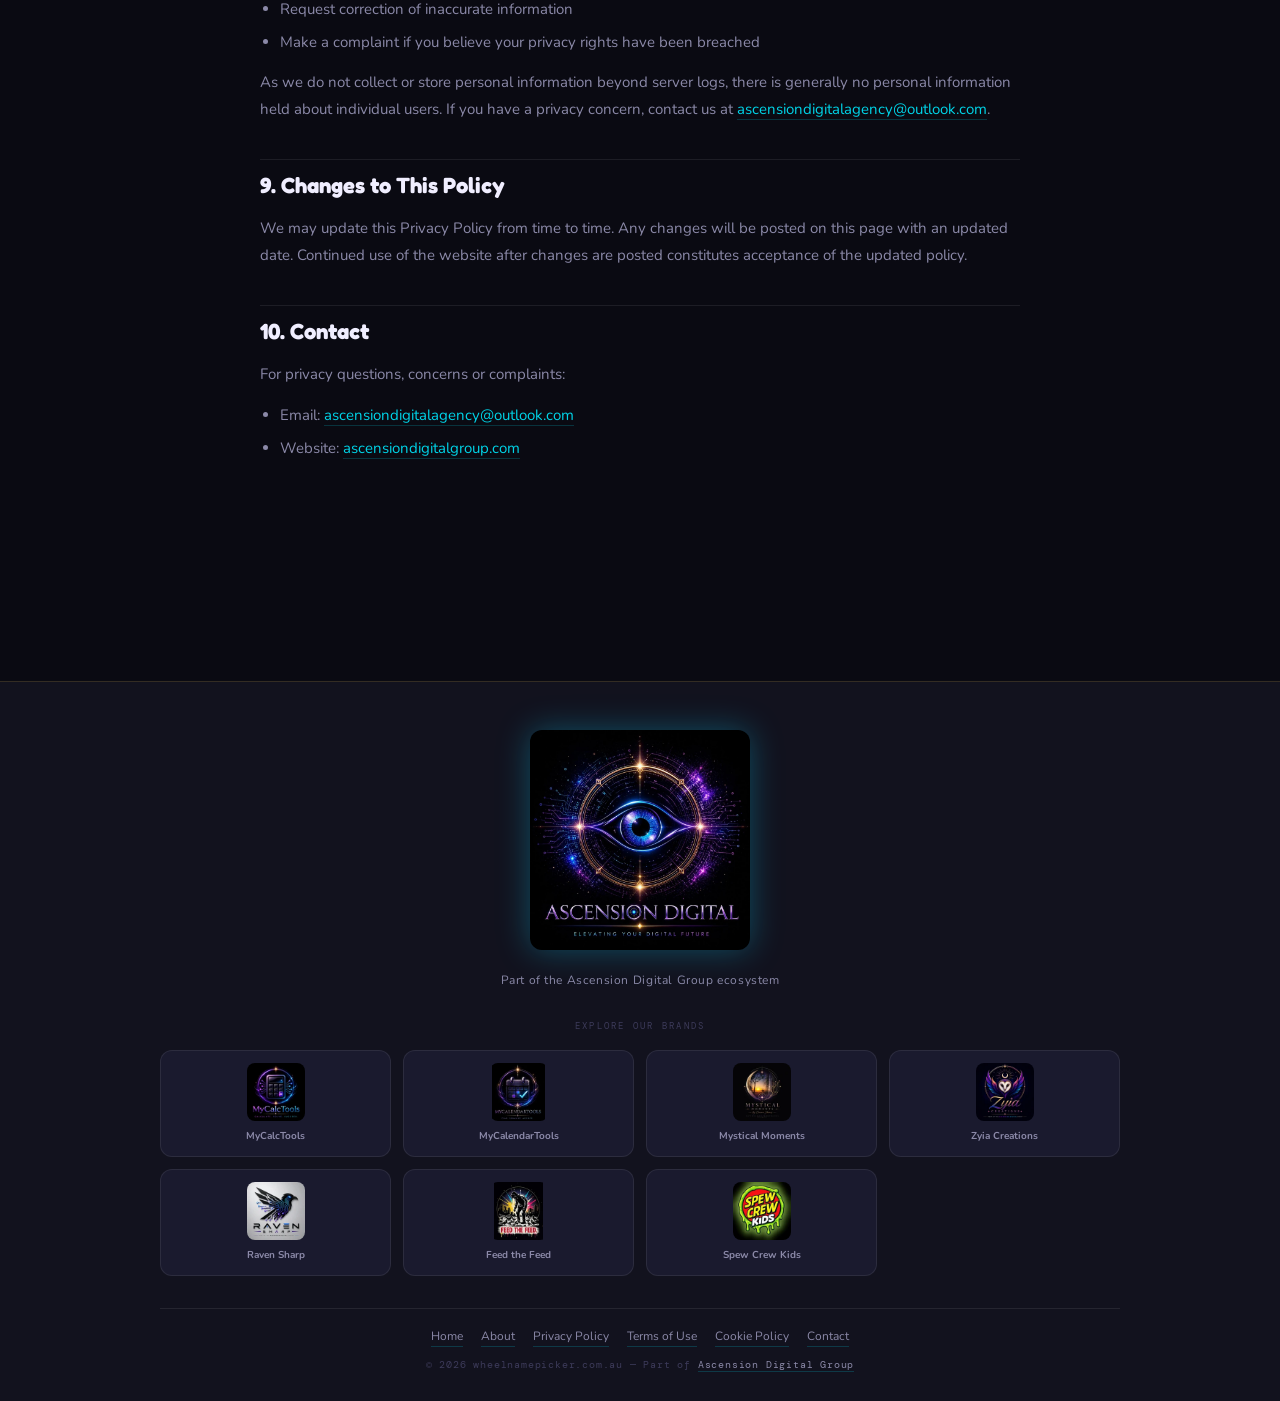
<file: privacy.html>
<!DOCTYPE html>
<html lang="en">
<head>
<meta charset="UTF-8"/>
<meta name="viewport" content="width=device-width,initial-scale=1.0"/>
<meta name="description" content="Privacy Policy for Wheel Name Picker — browser-only tool inputs, hosting information, optional advertising and cookie preferences."/>
<title>Privacy Policy — Wheel Name Picker | wheelnamepicker.com.au</title>
<link rel="canonical" href="https://wheelnamepicker.com.au/privacy">
<meta name="robots" content="index, follow"/>

<script type="application/ld+json">
{
  "@context": "https://schema.org",
  "@type": "WebPage",
  "name": "Privacy Policy — Wheel Name Picker",
  "url": "https://wheelnamepicker.com.au/privacy.html",
  "description": "Privacy policy for wheelnamepicker.com.au",
  "publisher": {
    "@type": "Organization",
    "name": "Ascension Digital Group",
    "url": "https://ascensiondigitalgroup.com"
  }
}
</script>

<link rel="preconnect" href="https://fonts.googleapis.com"/>
<link href="https://fonts.googleapis.com/css2?family=Nunito:wght@400;600;700;800;900&family=Fredoka+One&family=DM+Mono:wght@400;500&display=swap" rel="stylesheet"/>

<style>
*,*::before,*::after{box-sizing:border-box;margin:0;padding:0}
:root{
  --bg:#0a0a12;--surf:#12121e;--surf2:#1a1a2e;--bdr:rgba(255,255,255,.08);
  --text:#f0eeff;--muted:#8b89a8;--subtle:#3d3b5a;
  --cyan:#00d4e8;--violet:#7c3aed;--violet2:#a78bfa;
  --gold:#f0c040;--gold2:#ffd700;
  --ff:'Nunito',system-ui,sans-serif;--ffd:'Fredoka One',cursive;--ffm:'DM Mono',monospace;
  --r2:22px;
}
body{font-family:var(--ff);background:var(--bg);color:var(--text);line-height:1.6;-webkit-font-smoothing:antialiased}
a{color:var(--cyan);text-decoration:none;border-bottom:1px solid rgba(0,212,232,.2);transition:border-color .2s}
a:hover{border-color:var(--cyan)}
.rs-raven-strip{background:#03050d;border-bottom:1px solid rgba(6,214,255,.15);padding:6px 20px;display:flex;align-items:center;justify-content:center}
.rs-raven-strip-link{display:flex;align-items:center;gap:8px;text-decoration:none;opacity:.9;transition:opacity .2s}
.rs-raven-strip-link:hover{opacity:1}
.rs-raven-strip-link img{width:22px;height:22px;border-radius:5px;object-fit:cover}
.rs-raven-strip-link span{font-family:'Nunito',sans-serif;font-size:.72rem;font-weight:700;color:#a78bfa;white-space:nowrap}
nav{position:sticky;top:0;z-index:100;background:rgba(10,10,18,.95);backdrop-filter:blur(16px);border-bottom:1px solid rgba(240,192,64,.2);padding:0 20px;height:64px;display:flex;align-items:center;justify-content:space-between}
.nav-logo{display:flex;align-items:center;gap:10px;font-family:var(--ffd);font-size:20px;color:var(--gold);text-decoration:none;border:none}
.nav-logo img{height:44px;width:auto}
.nav-links{display:flex;gap:4px}
.nav-links a{padding:6px 14px;font-size:13px;font-weight:700;color:var(--muted);border-radius:8px;border:none;transition:all .2s}
.nav-links a:hover{color:var(--text);background:rgba(255,255,255,.07)}
.nav-badge{background:linear-gradient(135deg,var(--cyan),var(--violet));padding:5px 14px;border-radius:20px;font-size:12px;font-weight:800;color:#fff;border:none}

.page-wrap{max-width:800px;margin:0 auto;padding:60px 20px}
.page-wrap h1{font-family:var(--ffd);font-size:clamp(28px,4vw,44px);margin-bottom:8px;color:var(--gold)}
.updated{font-family:var(--ffm);font-size:11px;letter-spacing:.1em;color:var(--muted);margin-bottom:32px}
.breadcrumb{font-family:var(--ffm);font-size:11px;letter-spacing:.12em;text-transform:uppercase;color:var(--muted);margin-bottom:16px}
.breadcrumb a{color:var(--muted);border:none}
h2{font-family:var(--ffd);font-size:22px;margin:36px 0 12px;color:var(--text);padding-top:8px;border-top:1px solid var(--bdr)}
h3{font-family:var(--ffd);font-size:17px;margin:20px 0 8px;color:var(--violet2)}
p{font-size:15px;color:var(--muted);line-height:1.8;margin-bottom:14px}
ul{padding-left:20px;color:var(--muted);font-size:15px;line-height:1.75;margin-bottom:14px}
ul li{margin-bottom:6px}
.highlight-box{background:var(--surf);border:1px solid rgba(240,192,64,.2);border-radius:14px;padding:20px 24px;margin:20px 0}
.highlight-box p{margin:0}

footer{border-top:1px solid rgba(240,192,64,.15);padding:48px 20px 28px;background:var(--surf);margin-top:40px}
.foot-inner{max-width:960px;margin:0 auto}
.foot-adg-header{text-align:center;margin-bottom:28px}
.foot-adg-logo{width:220px;height:auto;max-width:220px;border-radius:12px;margin:0 auto 20px;display:block;filter:drop-shadow(0 0 16px rgba(6,214,255,.3))}
.foot-adg-tagline{font-size:12px;color:var(--muted);letter-spacing:.05em}
.foot-brands-label{font-family:var(--ffm);font-size:9px;letter-spacing:.25em;text-transform:uppercase;color:var(--subtle);text-align:center;margin-bottom:16px}
.foot-brands-grid{display:grid;grid-template-columns:repeat(4,1fr);gap:12px;margin-bottom:32px}
@media(max-width:600px){.foot-brands-grid{grid-template-columns:repeat(2,1fr)}}
.foot-brand-item{display:flex;flex-direction:column;align-items:center;gap:7px;padding:12px 8px;background:var(--surf2);border:1px solid var(--bdr);border-radius:12px;transition:all .25s;text-align:center}
.foot-brand-item:hover{border-color:rgba(240,192,64,.35);transform:translateY(-3px);box-shadow:0 8px 24px rgba(0,0,0,.25)}
.foot-brand-item img{width:58px;height:58px;object-fit:contain;border-radius:8px}
.foot-brand-item span{font-size:10px;font-weight:700;color:var(--muted)}
.foot-brand-item:hover span{color:var(--gold)}
.foot-divider{border:none;border-top:1px solid var(--bdr);margin-bottom:18px}
.foot-bottom{display:flex;flex-direction:column;align-items:center;gap:10px}
.foot-nav-links{display:flex;gap:18px;flex-wrap:wrap;justify-content:center}
.foot-nav-links a{font-size:12px;color:var(--muted);transition:color .2s}
.foot-nav-links a:hover{color:var(--text)}
.foot-copy{font-family:var(--ffm);font-size:10px;letter-spacing:.08em;color:var(--subtle);text-align:center}
.foot-copy a{color:var(--muted)}.foot-copy a:hover{color:var(--gold)}

@media(max-width:600px){nav{padding:0 12px}.nav-links{display:none}}

.ad-slot-wrap{max-width:970px;margin:0 auto;padding:0 20px 16px;min-height:100px;display:flex;align-items:center;justify-content:center;overflow:hidden}
.ad-slot-wrap .adsbygoogle{width:100%;max-height:280px}
</style>
</head>
<body>

<div class="rs-raven-strip">
  <a href="https://raven-sharp.com" target="_blank" rel="noopener" class="rs-raven-strip-link">
    <img src="/assets/perf/logo-raven-sharp.webp" alt="Raven Sharp" loading="lazy" decoding="async">
    <span>Raven Sharp — AI Image Tools for Creators</span>
  </a>
</div>


<nav>
  <a href="index" class="nav-logo" style="border:none">
    <img src="/assets/perf/logo.webp" alt="Wheel Name Picker" onerror="this.style.display='none'"/ width="29" height="44" decoding="async">
    <span>🎡 Wheel Name Picker</span>
  </a>
  <div class="nav-links">
    <a href="index">Spinner</a>
    <a href="index#how-to-use">How to Use</a>
    <a href="index#faq">FAQ</a>
    <a href="about">About</a>
    <a href="privacy">Privacy</a>
  </div>
  <a href="https://mycalctools.net" class="nav-badge" target="_blank" rel="noopener" style="border:none">More Free Tools ↗</a>
</nav>

<div class="page-wrap">
  <div class="breadcrumb"><a href="index">Home</a> › Privacy Policy</div>
  <h1>Privacy Policy</h1>
  <div class="updated">Last updated: 16 November 2026</div>

  <div class="highlight-box">
    <p>🔒 <strong style="color:var(--text)">Short version:</strong> Your wheel lists and pictures are processed in your browser. Hosting requests involve technical information, and optional advertising may use cookies if enabled and accepted.</p>
  </div>

  <p>This Privacy Policy describes how Wheel Name Picker (<strong>wheelnamepicker.com.au</strong>), operated by Ascension Digital Group, handles information when you use our website. We are committed to your privacy and to compliance with Australian privacy law.</p>

  <h2>1. Who We Are</h2>
  <p>Wheel Name Picker is operated by <a href="https://ascensiondigitalgroup.com" target="_blank" rel="noopener">Ascension Digital Group</a>, an Australian digital content and tools business. Our other properties include <a href="https://mycalctools.net" target="_blank" rel="noopener">MyCalcTools.net</a> and <a href="https://mycalendartools.net" target="_blank" rel="noopener">MyCalendarTools.net</a>.</p>
  <p>Contact: <a href="mailto:ascensiondigitalagency@outlook.com">ascensiondigitalagency@outlook.com</a></p>

  <h2>2. Information We Collect</h2>
  <h3>Information You Enter Into the Tool</h3>
  <p>Names and items entered into the wheel are held in the current page's memory. The tool does not upload those lists to our servers or save them in local storage. Refreshing or closing the page clears the list; save a copy yourself if you need to keep it.</p>
  <h3>Images You Upload to the Picture Wheel</h3>
  <p>If you use the 📷 image upload option to attach a photo to a wheel item, that image is converted to a temporary local data format and held only in your browser's memory for the current session. Images are never uploaded to our servers and are never transmitted anywhere — the picture wheel works entirely on your device. Closing or refreshing the tab clears any uploaded images.</p>
  <h3>Coin Flip, Dice Roller &amp; Random Number Picker</h3>
  <p>These mini tools generate results using your browser's random number function. No input data, results or history from these tools is collected, stored or transmitted to us in any way.</p>

  <h3>Automatically Collected Information</h3>
  <p>Like most websites, our hosting provider may automatically collect standard server log data when you visit, including:</p>
  <ul>
    <li>Your IP address</li>
    <li>Browser type and version</li>
    <li>Operating system</li>
    <li>Referring URL</li>
    <li>Pages visited and time spent</li>
    <li>Date and time of access</li>
  </ul>
  <p>Hosting providers process technical request data to deliver and protect the website. IP addresses and other request information can be personal information; we do not promise they are anonymous.</p>

  <h2>3. Cookies</h2>
  <p>We use cookies in the following ways:</p>
  <h3>Advertising Cookies (Google advertising)</h3>
  <p>If Google advertising is enabled and you accept optional cookies, Google and its partners may use advertising cookies based on visits to this or other websites. Google's use of advertising cookies enables it and its partners to serve ads based on your visit to our site and/or other sites on the internet.</p>
  <p>You can opt out of personalised advertising by visiting <a href="https://www.google.com/settings/ads" target="_blank" rel="noopener noreferrer">Google's Ad Settings</a> or by visiting <a href="https://www.aboutads.info/choices/" target="_blank" rel="noopener noreferrer">aboutads.info</a>.</p>
  <h3>Analytics Cookies</h3>
  <p>No separate analytics tracker is included in the tool code. Our hosting provider may produce traffic statistics from website requests.</p>
  <h3>Essential Cookies</h3>
  <p>We save your optional-cookie choice in browser local storage under cookieConsent. It persists until you change it or clear site data. The sound toggle is held only in the current page.</p>
  <p>For more detail on how cookies are used on this site, see our <a href="cookies">Cookie Policy</a>. Our <a href="terms">Terms of Use</a> set out the conditions for using the tools on this site.</p>

  <h2>4. Google advertising & Third-Party Advertising</h2>
  <p>If Google advertising is enabled and you accept optional cookies, Google and its partners may process advertising information under their own privacy policies. The choice tools remain available if you decline optional cookies.</p>
  <p>Google's privacy policy is available at: <a href="https://policies.google.com/privacy" target="_blank" rel="noopener noreferrer">policies.google.com/privacy</a></p>
  <p>We do not control the content of third-party advertisements. The wheel tool does not send your entered lists or pictures to advertising providers.</p>

  <h2>5. Children's Privacy</h2>
  <p>While Wheel Name Picker is commonly used in educational settings including primary and secondary schools, we do not knowingly collect personal information from children under the age of 13. The tool does not require any registration or personal data submission. Names entered into the spinner are stored only in the local browser session and are never transmitted or stored on our servers.</p>
  <p>Parents and teachers should be aware that optional advertising may appear on this site if enabled. Teachers using this tool in classrooms may wish to check their school's policy on advertising-supported websites.</p>

  <h2>6. Data Security</h2>
  <p>The wheel keeps its inputs in your browser, and the site uses HTTPS. No system can guarantee absolute security. Avoid entering sensitive personal information into a list displayed on a shared device or screen.</p>

  <h2>7. Third-Party Links</h2>
  <p>This website contains links to our sister sites (<a href="https://mycalctools.net" target="_blank" rel="noopener">mycalctools.net</a>, <a href="https://mycalendartools.net" target="_blank" rel="noopener">mycalendartools.net</a>, <a href="https://ascensiondigitalgroup.com" target="_blank" rel="noopener">ascensiondigitalgroup.com</a>) and other external websites. We are not responsible for the privacy practices of external websites and encourage you to review their privacy policies.</p>

  <h2>8. Your Rights Under Australian Privacy Law</h2>
  <p>Under the Australian Privacy Act 1988 (Cth) and Australian Privacy Principles (APPs), you have the right to:</p>
  <ul>
    <li>Know what personal information we hold about you</li>
    <li>Request access to your personal information</li>
    <li>Request correction of inaccurate information</li>
    <li>Make a complaint if you believe your privacy rights have been breached</li>
  </ul>
  <p>As we do not collect or store personal information beyond server logs, there is generally no personal information held about individual users. If you have a privacy concern, contact us at <a href="mailto:ascensiondigitalagency@outlook.com">ascensiondigitalagency@outlook.com</a>.</p>

  <h2>9. Changes to This Policy</h2>
  <p>We may update this Privacy Policy from time to time. Any changes will be posted on this page with an updated date. Continued use of the website after changes are posted constitutes acceptance of the updated policy.</p>

  <h2>10. Contact</h2>
  <p>For privacy questions, concerns or complaints:</p>
  <ul>
    <li>Email: <a href="mailto:ascensiondigitalagency@outlook.com">ascensiondigitalagency@outlook.com</a></li>
    <li>Website: <a href="https://ascensiondigitalgroup.com" target="_blank" rel="noopener">ascensiondigitalgroup.com</a></li>
  </ul>

  <div class="ad-slot-wrap"><ins class="adsbygoogle" style="display:inline-block;width:728px;max-width:100%;height:90px" data-ad-client="ca-pub-1904958390525375" data-ad-slot="7308800079" data-ad-format="horizontal" data-full-width-responsive="true"></ins><script>try{(adsbygoogle = window.adsbygoogle || []).push({});}catch(e){}</script></div>
</div>

<footer>
  <div class="foot-inner">
    <div class="foot-adg-header">
      <a href="https://ascensiondigitalgroup.com" target="_blank" rel="noopener">
        <img src="/assets/perf/ascension-digital.webp" alt="Ascension Digital Group" class="foot-adg-logo" loading="lazy" decoding="async">
      </a>
      <p class="foot-adg-tagline">Part of the Ascension Digital Group ecosystem</p>
    </div>
    <div class="foot-brands-label">Explore our brands</div>
    <div class="foot-brands-grid">
      <a href="https://mycalctools.net" target="_blank" rel="noopener" class="foot-brand-item"><img src="/assets/perf/logo-mycalctools.webp" alt="MyCalcTools"/ loading="lazy" decoding="async"><span>MyCalcTools</span></a>
      <a href="https://mycalendartools.net" target="_blank" rel="noopener" class="foot-brand-item"><img src="/assets/perf/logo-mycalendartools.webp" alt="MyCalendarTools"/ loading="lazy" decoding="async"><span>MyCalendarTools</span></a>
      <a href="https://mysticalmoments.pages.dev" target="_blank" rel="noopener" class="foot-brand-item"><img src="/assets/perf/logo-mystical-moments.webp" alt="Mystical Moments"/ loading="lazy" decoding="async"><span>Mystical Moments</span></a>
      <a href="https://zyiacreations.etsy.com" target="_blank" rel="noopener" class="foot-brand-item"><img src="/assets/perf/logo-zyia-creations.webp" alt="Zyia Creations"/ loading="lazy" decoding="async"><span>Zyia Creations</span></a>
      <a href="https://raven-sharp.com" target="_blank" rel="noopener" class="foot-brand-item"><img src="/assets/perf/logo-raven-sharp.webp" alt="Raven Sharp"/ loading="lazy" decoding="async"><span>Raven Sharp</span></a>
      <a href="https://www.facebook.com/share/18UReUHqdB/" target="_blank" rel="noopener" class="foot-brand-item"><img src="/assets/perf/logo-feed-the-feed.webp" alt="Feed the Feed"/ loading="lazy" decoding="async"><span>Feed the Feed</span></a>
      <a href="https://youtube.com/@spewcrewkids" target="_blank" rel="noopener" class="foot-brand-item"><img src="/assets/perf/logo-spew-crew-kids.webp" alt="Spew Crew Kids"/ loading="lazy" decoding="async"><span>Spew Crew Kids</span></a>
    </div>
    <div class="foot-divider"></div>
    <div class="foot-bottom">
      <div class="foot-nav-links">
        <a href="index">Home</a>
        <a href="about">About</a>
        <a href="privacy">Privacy Policy</a>
        <a href="terms">Terms of Use</a>
        <a href="cookies">Cookie Policy</a>
        <a href="mailto:ascensiondigitalagency@outlook.com">Contact</a>
      </div>
      <div class="foot-copy">© 2026 wheelnamepicker.com.au — Part of <a href="https://ascensiondigitalgroup.com" target="_blank" rel="noopener">Ascension Digital Group</a></div>
    </div>
  </div>
</footer>


<style>
.cookie-consent-banner{position:fixed;bottom:0;left:0;right:0;z-index:9999;background:#1a1a2e;border-top:1px solid rgba(255,255,255,0.12);box-shadow:0 -4px 24px rgba(0,0,0,0.3);padding:16px 20px;display:none;font-family:'Nunito',sans-serif}
.cookie-consent-inner{max-width:1100px;margin:0 auto;display:flex;align-items:center;justify-content:space-between;gap:20px;flex-wrap:wrap}
.cookie-consent-inner p{font-size:0.85rem;color:#cfcfe0;margin:0;flex:1;min-width:240px}
.cookie-consent-inner a{color:#7ad1ff;text-decoration:underline}
.cookie-consent-actions{display:flex;gap:10px;flex-shrink:0}
.cookie-consent-actions button{white-space:nowrap;padding:9px 20px;font-size:0.85rem;border-radius:8px;border:none;cursor:pointer;font-weight:700;font-family:'Nunito',sans-serif}
.cc-accept{background:#6c5ce7;color:#fff}
.cc-decline{background:rgba(255,255,255,0.1);color:#fff}
@media(max-width:640px){.cookie-consent-inner{flex-direction:column;align-items:stretch}.cookie-consent-actions{justify-content:stretch}.cookie-consent-actions button{flex:1}}
</style>
<div id="cookie-consent-banner" class="cookie-consent-banner">
  <div class="cookie-consent-inner">
    <p>Optional advertising, if enabled and accepted, may use cookies from third-party vendors including Google. The choice tools work without optional advertising cookies. See our <a href="cookies">Cookie Policy</a> for details.</p>
    <div class="cookie-consent-actions">
      <button class="cc-decline" onclick="ccDecline()">Decline</button>
      <button class="cc-accept" onclick="ccAccept()">Accept</button>
    </div>
  </div>
</div>
<script>
function ccLoadAdsense(){
  if(document.getElementById('adsbygoogle-script'))return;
  var s=document.createElement('script');
  s.id='adsbygoogle-script';s.async=true;
  s.src='https://pagead2.googlesyndication.com/pagead/js/adsbygoogle.js?client=ca-pub-1904958390525375';
  s.crossOrigin='anonymous';
  document.head.appendChild(s);
}
function ccAccept(){localStorage.setItem('cookieConsent','accepted');document.getElementById('cookie-consent-banner').style.display='none';ccLoadAdsense();}
function ccDecline(){localStorage.setItem('cookieConsent','declined');document.getElementById('cookie-consent-banner').style.display='none';}
(function(){
  var choice=localStorage.getItem('cookieConsent');
  if(choice==='accepted'){ccLoadAdsense();}
  else if(choice!=='declined'){
    document.addEventListener('DOMContentLoaded',function(){
      document.getElementById('cookie-consent-banner').style.display='block';
    });
  }
})();
</script>
<script src="/cookie-consent.js"></script>
</body>
</html>
</file>
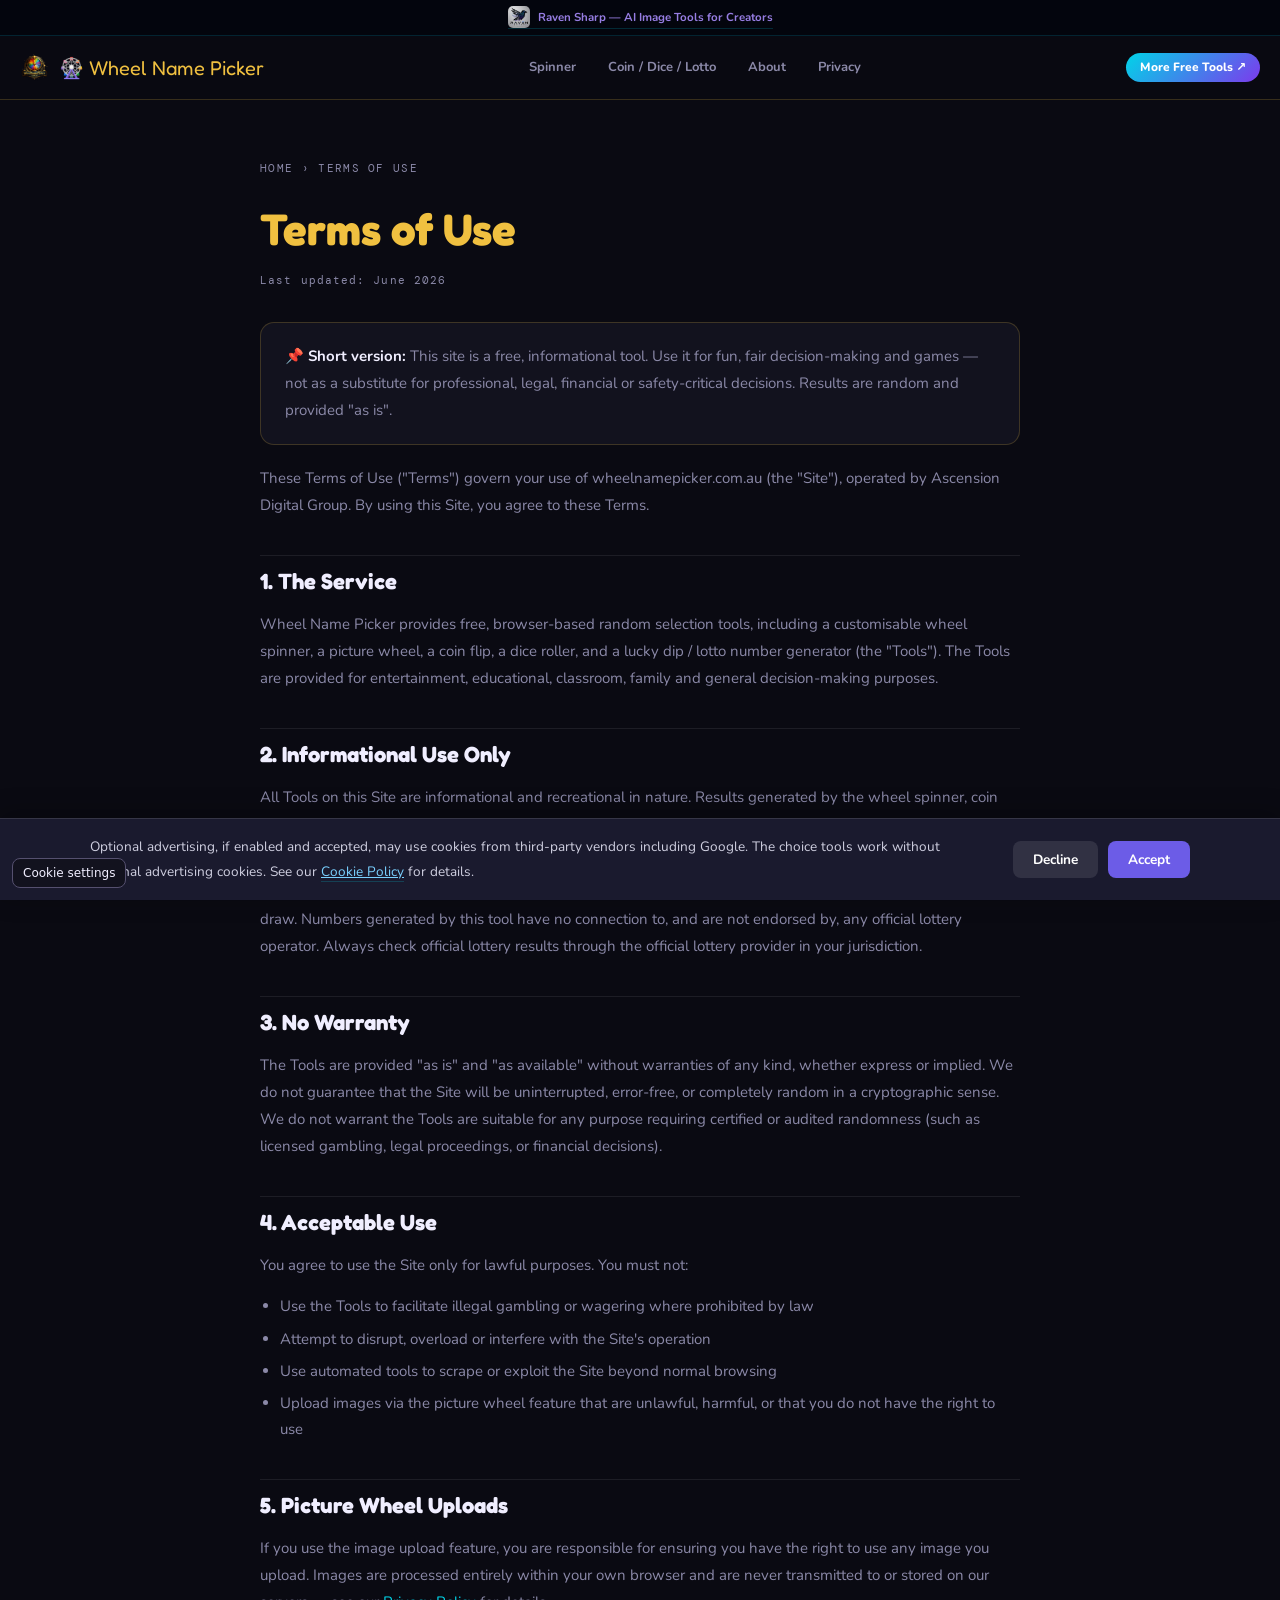
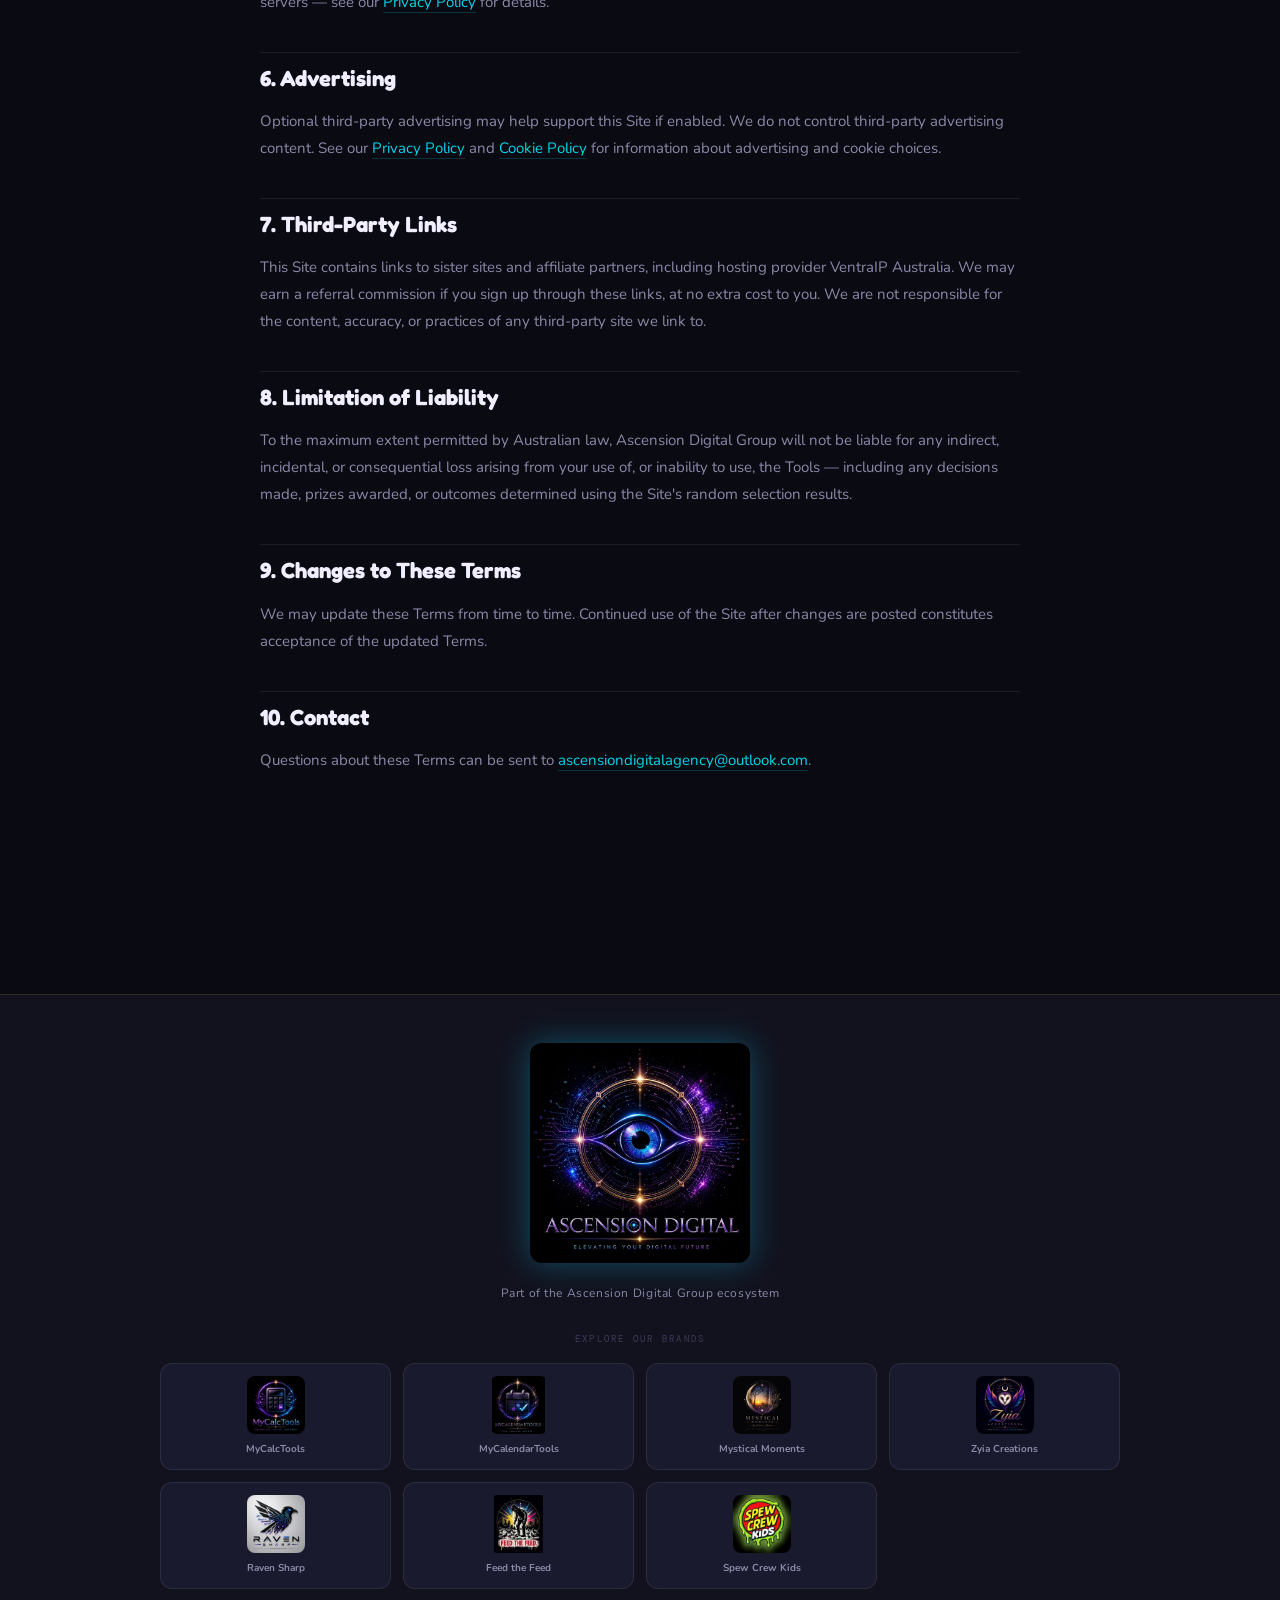
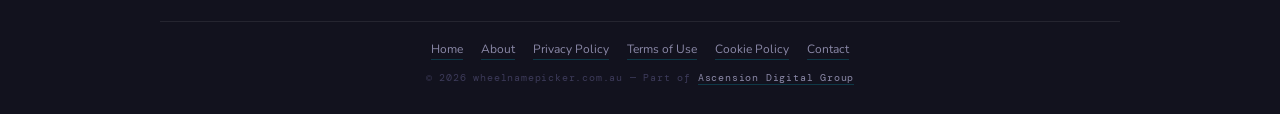
<file: terms.html>
<!DOCTYPE html>
<html lang="en">
<head>
<meta charset="UTF-8"/>
<meta name="viewport" content="width=device-width,initial-scale=1.0"/>
<meta name="description" content="Terms of Use for Wheel Name Picker — the conditions for using our free wheel spinner, coin flip, dice roller and lotto number generator."/>
<title>Terms of Use — Wheel Name Picker | wheelnamepicker.com.au</title>
<link rel="canonical" href="https://wheelnamepicker.com.au/terms">
<meta name="robots" content="index, follow"/>

<script type="application/ld+json">
{
  "@context": "https://schema.org",
  "@type": "WebPage",
  "name": "Terms of Use — Wheel Name Picker",
  "url": "https://wheelnamepicker.com.au/terms.html",
  "description": "Terms of Use for wheelnamepicker.com.au",
  "publisher": { "@type": "Organization", "name": "Ascension Digital Group", "url": "https://ascensiondigitalgroup.com" }
}
</script>

<link rel="preconnect" href="https://fonts.googleapis.com"/>
<link href="https://fonts.googleapis.com/css2?family=Nunito:wght@400;600;700;800;900&family=Fredoka+One&family=DM+Mono:wght@400;500&display=swap" rel="stylesheet"/>

<style>
*,*::before,*::after{box-sizing:border-box;margin:0;padding:0}
:root{
  --bg:#0a0a12;--surf:#12121e;--surf2:#1a1a2e;--bdr:rgba(255,255,255,.08);
  --text:#f0eeff;--muted:#8b89a8;--subtle:#3d3b5a;
  --cyan:#00d4e8;--violet:#7c3aed;--violet2:#a78bfa;
  --gold:#f0c040;--gold2:#ffd700;
  --ff:'Nunito',system-ui,sans-serif;--ffd:'Fredoka One',cursive;--ffm:'DM Mono',monospace;
  --r2:22px;
}
body{font-family:var(--ff);background:var(--bg);color:var(--text);line-height:1.6;-webkit-font-smoothing:antialiased}
a{color:var(--cyan);text-decoration:none;border-bottom:1px solid rgba(0,212,232,.2);transition:border-color .2s}
a:hover{border-color:var(--cyan)}
.rs-raven-strip{background:#03050d;border-bottom:1px solid rgba(6,214,255,.15);padding:6px 20px;display:flex;align-items:center;justify-content:center}
.rs-raven-strip-link{display:flex;align-items:center;gap:8px;text-decoration:none;opacity:.9;transition:opacity .2s}
.rs-raven-strip-link:hover{opacity:1}
.rs-raven-strip-link img{width:22px;height:22px;border-radius:5px;object-fit:cover}
.rs-raven-strip-link span{font-family:'Nunito',sans-serif;font-size:.72rem;font-weight:700;color:#a78bfa;white-space:nowrap}
nav{position:sticky;top:0;z-index:100;background:rgba(10,10,18,.95);backdrop-filter:blur(16px);border-bottom:1px solid rgba(240,192,64,.2);padding:0 20px;height:64px;display:flex;align-items:center;justify-content:space-between}
.nav-logo{display:flex;align-items:center;gap:10px;font-family:var(--ffd);font-size:20px;color:var(--gold);text-decoration:none;border:none}
.nav-logo img{height:44px;width:auto}
.nav-links{display:flex;gap:4px}
.nav-links a{padding:6px 14px;font-size:13px;font-weight:700;color:var(--muted);border-radius:8px;border:none;transition:all .2s}
.nav-links a:hover{color:var(--text);background:rgba(255,255,255,.07)}
.nav-badge{background:linear-gradient(135deg,var(--cyan),var(--violet));padding:5px 14px;border-radius:20px;font-size:12px;font-weight:800;color:#fff;border:none}
.page-wrap{max-width:800px;margin:0 auto;padding:60px 20px}
.page-wrap h1{font-family:var(--ffd);font-size:clamp(28px,4vw,44px);margin-bottom:8px;color:var(--gold)}
.updated{font-family:var(--ffm);font-size:11px;letter-spacing:.1em;color:var(--muted);margin-bottom:32px}
.breadcrumb{font-family:var(--ffm);font-size:11px;letter-spacing:.12em;text-transform:uppercase;color:var(--muted);margin-bottom:16px}
.breadcrumb a{color:var(--muted);border:none}
h2{font-family:var(--ffd);font-size:22px;margin:36px 0 12px;color:var(--text);padding-top:8px;border-top:1px solid var(--bdr)}
h3{font-family:var(--ffd);font-size:17px;margin:20px 0 8px;color:var(--violet2)}
p{font-size:15px;color:var(--muted);line-height:1.8;margin-bottom:14px}
ul{padding-left:20px;color:var(--muted);font-size:15px;line-height:1.75;margin-bottom:14px}
ul li{margin-bottom:6px}
.highlight-box{background:var(--surf);border:1px solid rgba(240,192,64,.2);border-radius:14px;padding:20px 24px;margin:20px 0}
.highlight-box p{margin:0}
footer{border-top:1px solid rgba(240,192,64,.15);padding:48px 20px 28px;background:var(--surf);margin-top:40px}
.foot-inner{max-width:960px;margin:0 auto}
.foot-adg-header{text-align:center;margin-bottom:28px}
.foot-adg-logo{width:220px;height:auto;max-width:220px;border-radius:12px;margin:0 auto 20px;display:block;filter:drop-shadow(0 0 16px rgba(6,214,255,.3))}
.foot-adg-tagline{font-size:12px;color:var(--muted);letter-spacing:.05em}
.foot-brands-label{font-family:var(--ffm);font-size:9px;letter-spacing:.25em;text-transform:uppercase;color:var(--subtle);text-align:center;margin-bottom:16px}
.foot-brands-grid{display:grid;grid-template-columns:repeat(4,1fr);gap:12px;margin-bottom:32px}
@media(max-width:600px){.foot-brands-grid{grid-template-columns:repeat(2,1fr)}}
.foot-brand-item{display:flex;flex-direction:column;align-items:center;gap:7px;padding:12px 8px;background:var(--surf2);border:1px solid var(--bdr);border-radius:12px;transition:all .25s;text-align:center}
.foot-brand-item:hover{border-color:rgba(240,192,64,.35);transform:translateY(-3px);box-shadow:0 8px 24px rgba(0,0,0,.25)}
.foot-brand-item img{width:58px;height:58px;object-fit:contain;border-radius:8px}
.foot-brand-item span{font-size:10px;font-weight:700;color:var(--muted)}
.foot-brand-item:hover span{color:var(--gold)}
.foot-divider{border:none;border-top:1px solid var(--bdr);margin-bottom:18px}
.foot-bottom{display:flex;flex-direction:column;align-items:center;gap:10px}
.foot-nav-links{display:flex;gap:18px;flex-wrap:wrap;justify-content:center}
.foot-nav-links a{font-size:12px;color:var(--muted);transition:color .2s}
.foot-nav-links a:hover{color:var(--text)}
.foot-copy{font-family:var(--ffm);font-size:10px;letter-spacing:.08em;color:var(--subtle);text-align:center}
.foot-copy a{color:var(--muted)}.foot-copy a:hover{color:var(--gold)}
@media(max-width:600px){nav{padding:0 12px}.nav-links{display:none}}

.ad-slot-wrap{max-width:970px;margin:0 auto;padding:0 20px 16px;min-height:100px;display:flex;align-items:center;justify-content:center;overflow:hidden}
.ad-slot-wrap .adsbygoogle{width:100%;max-height:280px}
</style>
</head>
<body>

<div class="rs-raven-strip">
  <a href="https://raven-sharp.com" target="_blank" rel="noopener" class="rs-raven-strip-link">
    <img src="/assets/perf/logo-raven-sharp.webp" alt="Raven Sharp" loading="lazy" decoding="async">
    <span>Raven Sharp — AI Image Tools for Creators</span>
  </a>
</div>


<nav>
  <a href="index" class="nav-logo" style="border:none">
    <img src="/assets/perf/logo.webp" alt="Wheel Name Picker" onerror="this.style.display='none'"/ width="29" height="44" decoding="async">
    <span>🎡 Wheel Name Picker</span>
  </a>
  <div class="nav-links">
    <a href="index">Spinner</a>
    <a href="index#mini-tools">Coin / Dice / Lotto</a>
    <a href="about">About</a>
    <a href="privacy">Privacy</a>
  </div>
  <a href="https://mycalctools.net" class="nav-badge" target="_blank" rel="noopener" style="border:none">More Free Tools ↗</a>
</nav>

<div class="page-wrap">
  <div class="breadcrumb"><a href="index">Home</a> › Terms of Use</div>
  <h1>Terms of Use</h1>
  <div class="updated">Last updated: June 2026</div>

  <div class="highlight-box">
    <p>📌 <strong style="color:var(--text)">Short version:</strong> This site is a free, informational tool. Use it for fun, fair decision-making and games — not as a substitute for professional, legal, financial or safety-critical decisions. Results are random and provided "as is".</p>
  </div>

  <p>These Terms of Use ("Terms") govern your use of wheelnamepicker.com.au (the "Site"), operated by Ascension Digital Group. By using this Site, you agree to these Terms.</p>

  <h2>1. The Service</h2>
  <p>Wheel Name Picker provides free, browser-based random selection tools, including a customisable wheel spinner, a picture wheel, a coin flip, a dice roller, and a lucky dip / lotto number generator (the "Tools"). The Tools are provided for entertainment, educational, classroom, family and general decision-making purposes.</p>

  <h2>2. Informational Use Only</h2>
  <p>All Tools on this Site are informational and recreational in nature. Results generated by the wheel spinner, coin flip, dice roller and lucky dip generator are produced using standard pseudo-random number generation in your browser and are provided for entertainment and convenience only.</p>
  <p>The lucky dip / lotto number generator does <strong>not</strong> guarantee, predict or influence the outcome of any official lottery draw. Numbers generated by this tool have no connection to, and are not endorsed by, any official lottery operator. Always check official lottery results through the official lottery provider in your jurisdiction.</p>

  <h2>3. No Warranty</h2>
  <p>The Tools are provided "as is" and "as available" without warranties of any kind, whether express or implied. We do not guarantee that the Site will be uninterrupted, error-free, or completely random in a cryptographic sense. We do not warrant the Tools are suitable for any purpose requiring certified or audited randomness (such as licensed gambling, legal proceedings, or financial decisions).</p>

  <h2>4. Acceptable Use</h2>
  <p>You agree to use the Site only for lawful purposes. You must not:</p>
  <ul>
    <li>Use the Tools to facilitate illegal gambling or wagering where prohibited by law</li>
    <li>Attempt to disrupt, overload or interfere with the Site's operation</li>
    <li>Use automated tools to scrape or exploit the Site beyond normal browsing</li>
    <li>Upload images via the picture wheel feature that are unlawful, harmful, or that you do not have the right to use</li>
  </ul>

  <h2>5. Picture Wheel Uploads</h2>
  <p>If you use the image upload feature, you are responsible for ensuring you have the right to use any image you upload. Images are processed entirely within your own browser and are never transmitted to or stored on our servers — see our <a href="privacy">Privacy Policy</a> for details.</p>

  <h2>6. Advertising</h2>
  <p>Optional third-party advertising may help support this Site if enabled. We do not control third-party advertising content. See our <a href="privacy">Privacy Policy</a> and <a href="cookies">Cookie Policy</a> for information about advertising and cookie choices.</p>

  <h2>7. Third-Party Links</h2>
  <p>This Site contains links to sister sites and affiliate partners, including hosting provider VentraIP Australia. We may earn a referral commission if you sign up through these links, at no extra cost to you. We are not responsible for the content, accuracy, or practices of any third-party site we link to.</p>

  <h2>8. Limitation of Liability</h2>
  <p>To the maximum extent permitted by Australian law, Ascension Digital Group will not be liable for any indirect, incidental, or consequential loss arising from your use of, or inability to use, the Tools — including any decisions made, prizes awarded, or outcomes determined using the Site's random selection results.</p>

  <h2>9. Changes to These Terms</h2>
  <p>We may update these Terms from time to time. Continued use of the Site after changes are posted constitutes acceptance of the updated Terms.</p>

  <h2>10. Contact</h2>
  <p>Questions about these Terms can be sent to <a href="mailto:ascensiondigitalagency@outlook.com">ascensiondigitalagency@outlook.com</a>.</p>

  <div class="ad-slot-wrap"><ins class="adsbygoogle" style="display:inline-block;width:728px;max-width:100%;height:90px" data-ad-client="ca-pub-1904958390525375" data-ad-slot="7308800080" data-ad-format="horizontal" data-full-width-responsive="true"></ins><script>try{(adsbygoogle = window.adsbygoogle || []).push({});}catch(e){}</script></div>
</div>

<footer>
  <div class="foot-inner">
    <div class="foot-adg-header">
      <a href="https://ascensiondigitalgroup.com" target="_blank" rel="noopener">
        <img src="/assets/perf/ascension-digital.webp" alt="Ascension Digital Group" class="foot-adg-logo" loading="lazy" decoding="async">
      </a>
      <p class="foot-adg-tagline">Part of the Ascension Digital Group ecosystem</p>
    </div>
    <div class="foot-brands-label">Explore our brands</div>
    <div class="foot-brands-grid">
      <a href="https://mycalctools.net" target="_blank" rel="noopener" class="foot-brand-item"><img src="/assets/perf/logo-mycalctools.webp" alt="MyCalcTools"/ loading="lazy" decoding="async"><span>MyCalcTools</span></a>
      <a href="https://mycalendartools.net" target="_blank" rel="noopener" class="foot-brand-item"><img src="/assets/perf/logo-mycalendartools.webp" alt="MyCalendarTools"/ loading="lazy" decoding="async"><span>MyCalendarTools</span></a>
      <a href="https://mysticalmoments.pages.dev" target="_blank" rel="noopener" class="foot-brand-item"><img src="/assets/perf/logo-mystical-moments.webp" alt="Mystical Moments"/ loading="lazy" decoding="async"><span>Mystical Moments</span></a>
      <a href="https://zyiacreations.etsy.com" target="_blank" rel="noopener" class="foot-brand-item"><img src="/assets/perf/logo-zyia-creations.webp" alt="Zyia Creations"/ loading="lazy" decoding="async"><span>Zyia Creations</span></a>
      <a href="https://raven-sharp.com" target="_blank" rel="noopener" class="foot-brand-item"><img src="/assets/perf/logo-raven-sharp.webp" alt="Raven Sharp"/ loading="lazy" decoding="async"><span>Raven Sharp</span></a>
      <a href="https://www.facebook.com/share/18UReUHqdB/" target="_blank" rel="noopener" class="foot-brand-item"><img src="/assets/perf/logo-feed-the-feed.webp" alt="Feed the Feed"/ loading="lazy" decoding="async"><span>Feed the Feed</span></a>
      <a href="https://youtube.com/@spewcrewkids" target="_blank" rel="noopener" class="foot-brand-item"><img src="/assets/perf/logo-spew-crew-kids.webp" alt="Spew Crew Kids"/ loading="lazy" decoding="async"><span>Spew Crew Kids</span></a>
    </div>
    <div class="foot-divider"></div>
    <div class="foot-bottom">
      <div class="foot-nav-links">
        <a href="index">Home</a>
        <a href="about">About</a>
        <a href="privacy">Privacy Policy</a>
        <a href="terms">Terms of Use</a>
        <a href="cookies">Cookie Policy</a>
        <a href="mailto:ascensiondigitalagency@outlook.com">Contact</a>
      </div>
      <div class="foot-copy">© 2026 wheelnamepicker.com.au — Part of <a href="https://ascensiondigitalgroup.com" target="_blank" rel="noopener">Ascension Digital Group</a></div>
    </div>
  </div>
</footer>


<style>
.cookie-consent-banner{position:fixed;bottom:0;left:0;right:0;z-index:9999;background:#1a1a2e;border-top:1px solid rgba(255,255,255,0.12);box-shadow:0 -4px 24px rgba(0,0,0,0.3);padding:16px 20px;display:none;font-family:'Nunito',sans-serif}
.cookie-consent-inner{max-width:1100px;margin:0 auto;display:flex;align-items:center;justify-content:space-between;gap:20px;flex-wrap:wrap}
.cookie-consent-inner p{font-size:0.85rem;color:#cfcfe0;margin:0;flex:1;min-width:240px}
.cookie-consent-inner a{color:#7ad1ff;text-decoration:underline}
.cookie-consent-actions{display:flex;gap:10px;flex-shrink:0}
.cookie-consent-actions button{white-space:nowrap;padding:9px 20px;font-size:0.85rem;border-radius:8px;border:none;cursor:pointer;font-weight:700;font-family:'Nunito',sans-serif}
.cc-accept{background:#6c5ce7;color:#fff}
.cc-decline{background:rgba(255,255,255,0.1);color:#fff}
@media(max-width:640px){.cookie-consent-inner{flex-direction:column;align-items:stretch}.cookie-consent-actions{justify-content:stretch}.cookie-consent-actions button{flex:1}}
</style>
<div id="cookie-consent-banner" class="cookie-consent-banner">
  <div class="cookie-consent-inner">
    <p>Optional advertising, if enabled and accepted, may use cookies from third-party vendors including Google. The choice tools work without optional advertising cookies. See our <a href="cookies">Cookie Policy</a> for details.</p>
    <div class="cookie-consent-actions">
      <button class="cc-decline" onclick="ccDecline()">Decline</button>
      <button class="cc-accept" onclick="ccAccept()">Accept</button>
    </div>
  </div>
</div>
<script>
function ccLoadAdsense(){
  if(document.getElementById('adsbygoogle-script'))return;
  var s=document.createElement('script');
  s.id='adsbygoogle-script';s.async=true;
  s.src='https://pagead2.googlesyndication.com/pagead/js/adsbygoogle.js?client=ca-pub-1904958390525375';
  s.crossOrigin='anonymous';
  document.head.appendChild(s);
}
function ccAccept(){localStorage.setItem('cookieConsent','accepted');document.getElementById('cookie-consent-banner').style.display='none';ccLoadAdsense();}
function ccDecline(){localStorage.setItem('cookieConsent','declined');document.getElementById('cookie-consent-banner').style.display='none';}
(function(){
  var choice=localStorage.getItem('cookieConsent');
  if(choice==='accepted'){ccLoadAdsense();}
  else if(choice!=='declined'){
    document.addEventListener('DOMContentLoaded',function(){
      document.getElementById('cookie-consent-banner').style.display='block';
    });
  }
})();
</script>
<script src="/cookie-consent.js"></script>
</body>
</html>
</file>
